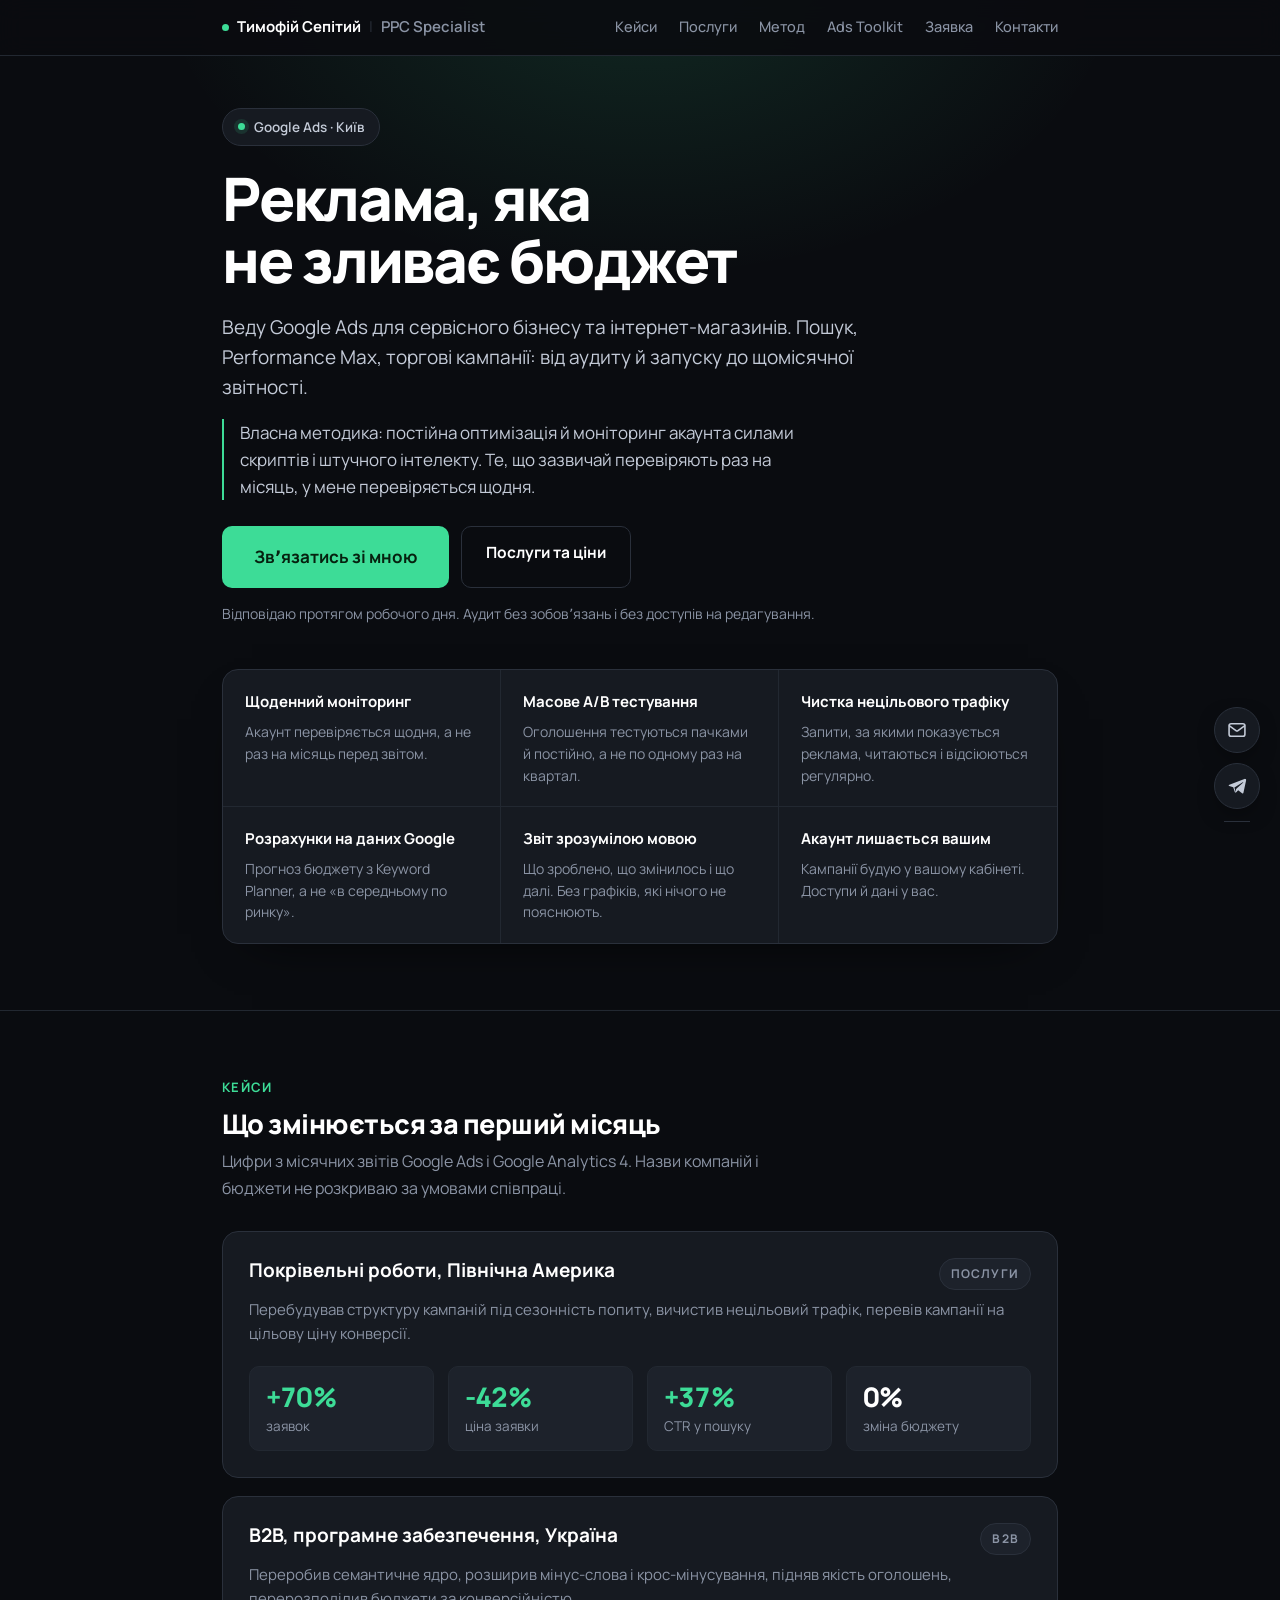
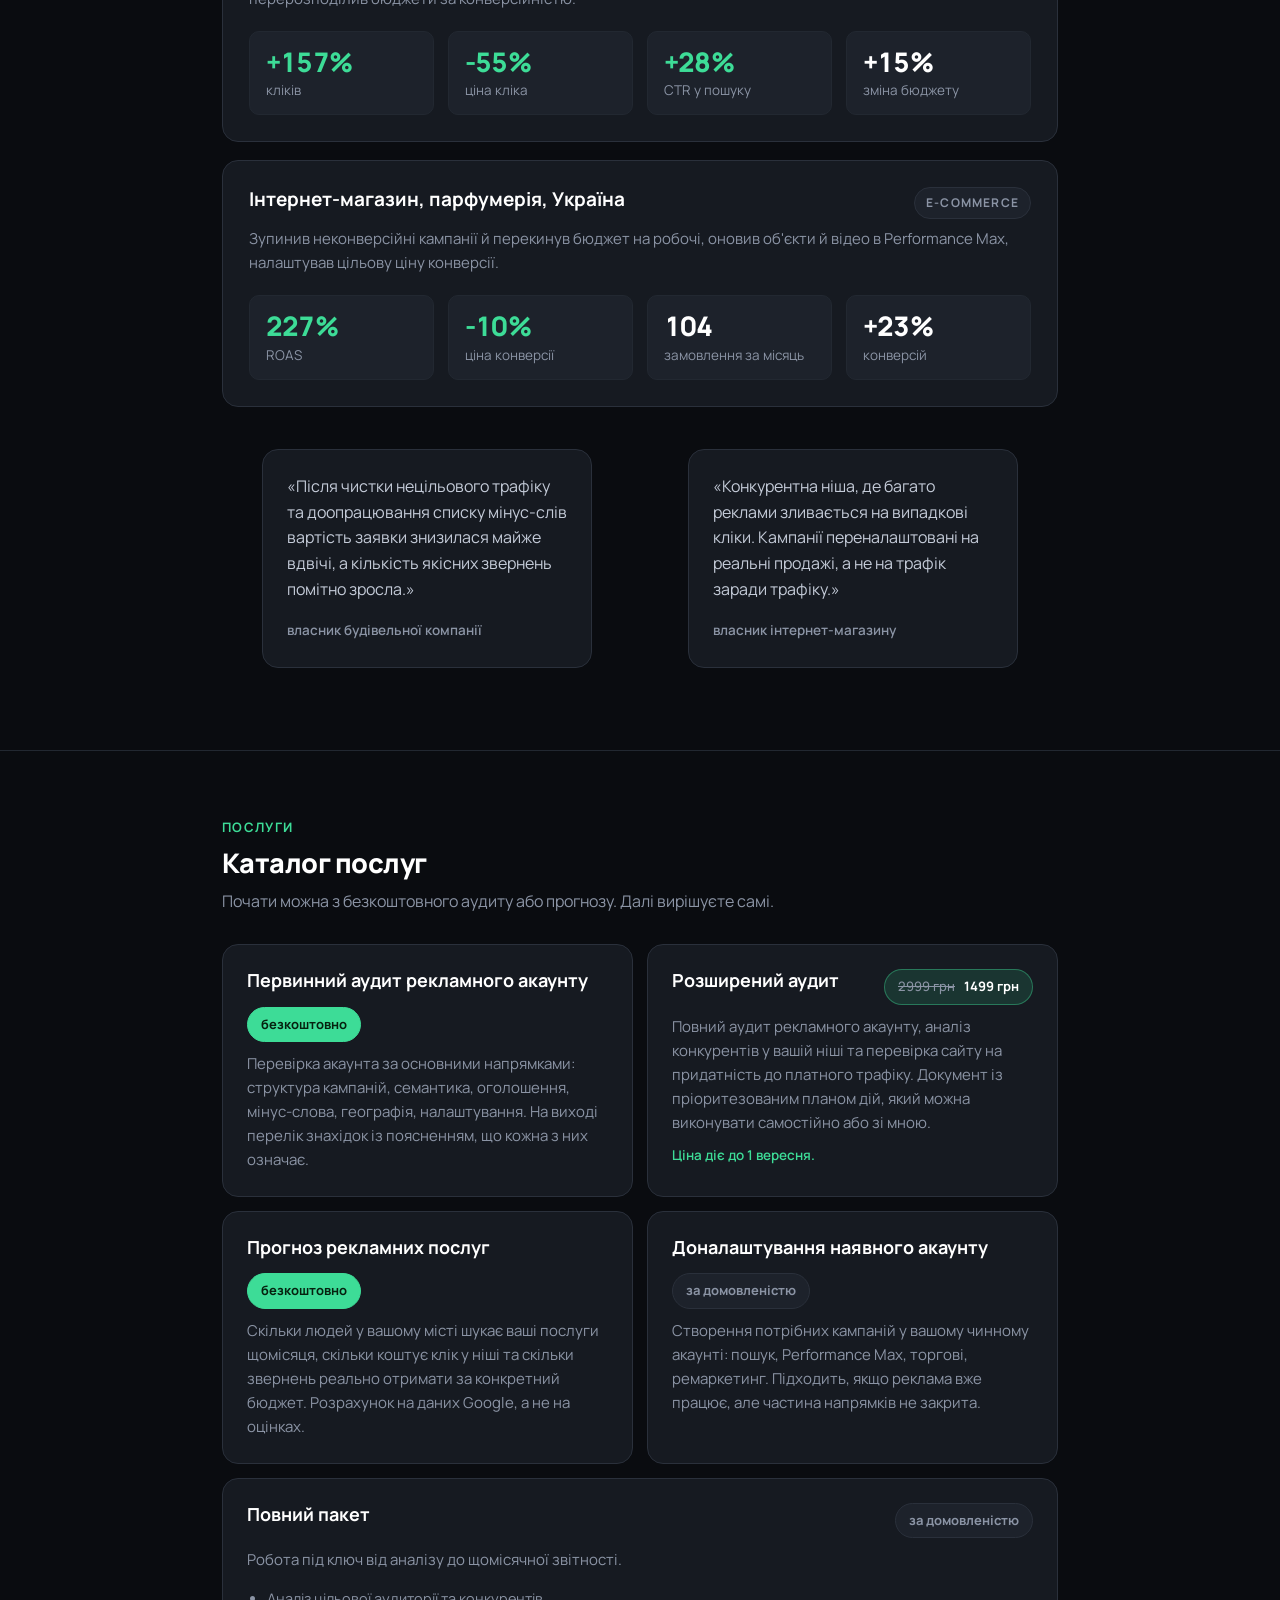
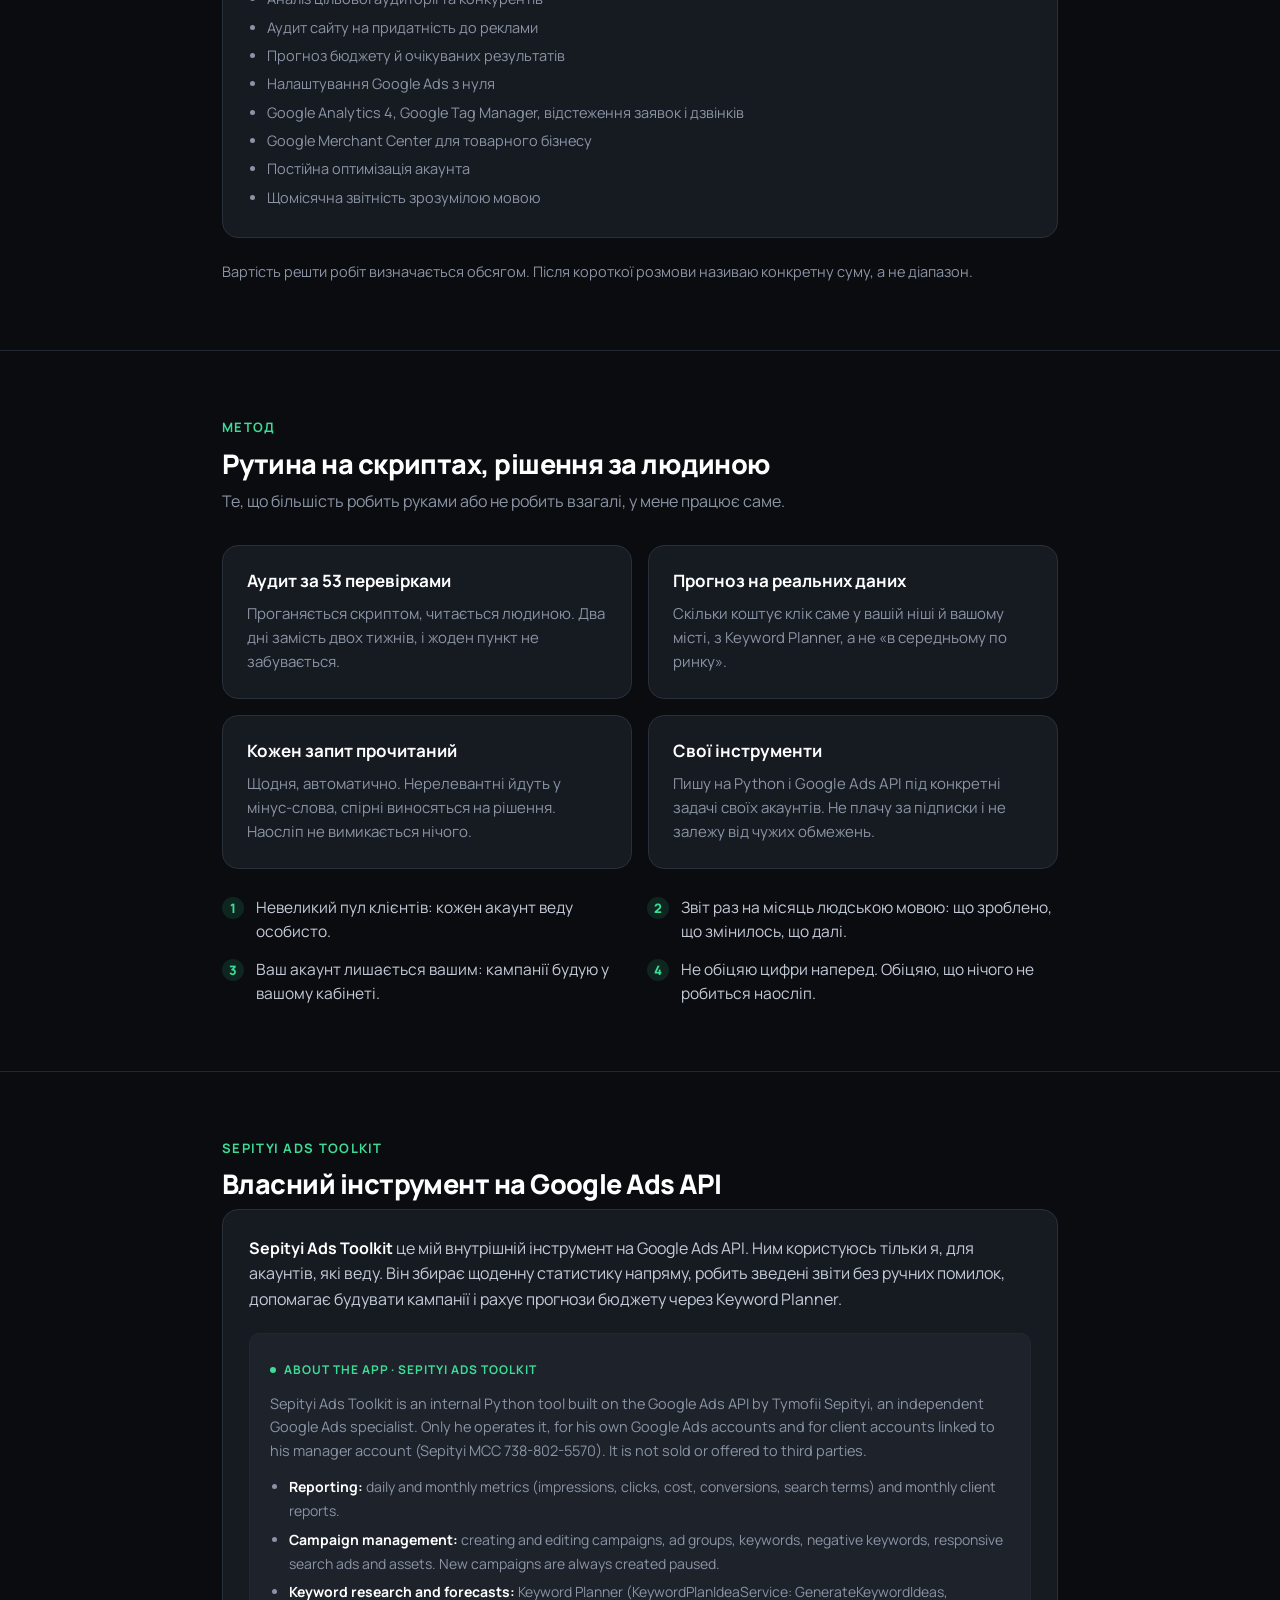
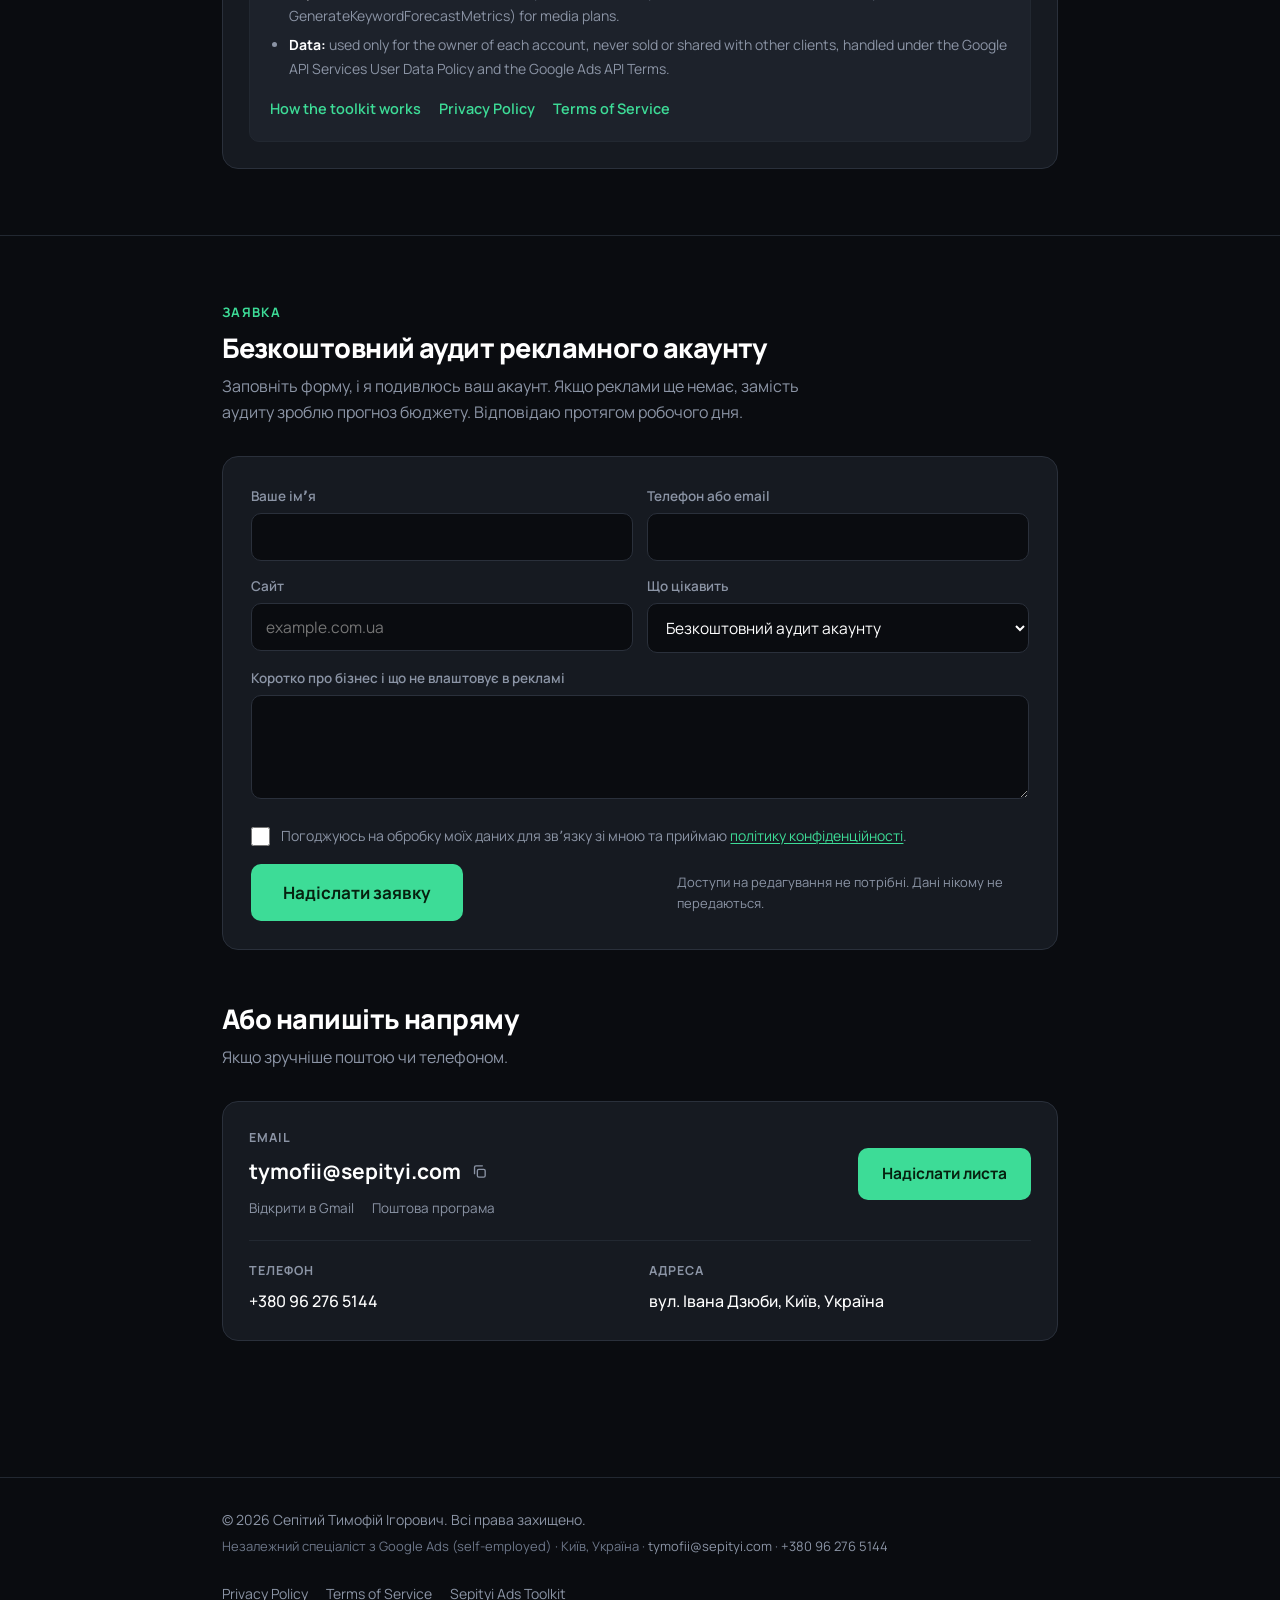
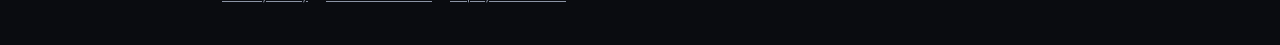
<file: index.html>
<!DOCTYPE html>
<html lang="uk">
<head>
<meta charset="UTF-8">
<meta name="viewport" content="width=device-width, initial-scale=1.0">
<title>Тимофій Сепітий — спеціаліст з Google Ads у Києві</title>
<meta name="description" content="Незалежний спеціаліст з Google Ads у Києві. Безкоштовний аудит рекламного акаунту і прогноз бюджету на реальних даних Google.">
<meta name="theme-color" content="#0A0C10">
<link rel="icon" href="data:image/svg+xml,%3Csvg xmlns='http://www.w3.org/2000/svg' viewBox='0 0 32 32'%3E%3Crect width='32' height='32' rx='8' fill='%230A0C10'/%3E%3Crect x='6' y='20' width='4' height='6' rx='2' fill='%23566173'/%3E%3Crect x='14' y='14' width='4' height='12' rx='2' fill='%23566173'/%3E%3Crect x='22' y='7' width='4' height='19' rx='2' fill='%233DDC97'/%3E%3C/svg%3E">
<!-- ═══ ВИМІРЮВАННЯ ═══════════════════════════════════════════
     Контейнер GTM-P9XDZ82P. GA4 (G-CTR8PZNGK4) підключений усередині GTM.
     GA4 налаштовується ВСЕРЕДИНІ GTM, у коді його немає навмисно:
     так теги міняються без правок сайту. Порядок дій — ВИМІРЮВАННЯ.md
═════════════════════════════════════════════════════════════ -->
<script>
window.dataLayer = window.dataLayer || [];
window.GTM_ID = 'GTM-P9XDZ82P';
(function(w,d,s,i){
  w[ 'dataLayer' ].push({'gtm.start': new Date().getTime(), event: 'gtm.js'});
  var f = d.getElementsByTagName(s)[0], j = d.createElement(s);
  j.async = true; j.src = 'https://www.googletagmanager.com/gtm.js?id=' + i;
  f.parentNode.insertBefore(j, f);
})(window, document, 'script', window.GTM_ID);
</script>

<link rel="canonical" href="https://sepityi.com/">
<meta name="author" content="Тимофій Сепітий">

<meta property="og:type" content="website">
<meta property="og:url" content="https://sepityi.com/">
<meta property="og:locale" content="uk_UA">
<meta property="og:site_name" content="Тимофій Сепітий">
<meta property="og:title" content="Тимофій Сепітий — спеціаліст з Google Ads у Києві">
<meta property="og:description" content="Безкоштовний аудит рекламного акаунту і прогноз бюджету на реальних даних Google. Запуск і ведення кампаній.">
<meta property="og:image" content="https://sepityi.com/og.jpg">
<meta property="og:image:width" content="1200">
<meta property="og:image:height" content="630">
<meta name="twitter:card" content="summary_large_image">
<meta name="twitter:title" content="Тимофій Сепітий — спеціаліст з Google Ads у Києві">
<meta name="twitter:description" content="Безкоштовний аудит рекламного акаунту і прогноз бюджету на реальних даних Google.">
<meta name="twitter:image" content="https://sepityi.com/og.jpg">

<script type="application/ld+json">
{
  "@context": "https://schema.org",
  "@graph": [
    {
      "@type": "Person",
      "@id": "https://sepityi.com/#person",
      "name": "Тимофій Сепітий",
      "alternateName": ["Sepityi", "Tymofii Sepityi", "Сепітий Тимофій"],
      "jobTitle": "Спеціаліст з Google Ads",
      "url": "https://sepityi.com/",
      "email": "tymofii@sepityi.com",
      "telephone": "+380962765144",
      "knowsAbout": ["Google Ads", "Performance Max", "Google Analytics 4",
                     "Google Tag Manager", "контекстна реклама", "PPC"],
      "address": {"@type": "PostalAddress", "addressLocality": "Київ", "addressCountry": "UA"}
    },
    {
      "@type": "ProfessionalService",
      "@id": "https://sepityi.com/#service",
      "name": "Тимофій Сепітий — послуги Google Ads",
      "url": "https://sepityi.com/",
      "image": "https://sepityi.com/og.jpg",
      "email": "tymofii@sepityi.com",
      "telephone": "+380962765144",
      "priceRange": "$$",
      "founder": {"@id": "https://sepityi.com/#person"},
      "areaServed": [{"@type": "Country", "name": "Україна"},
                     {"@type": "City", "name": "Київ"}],
      "address": {"@type": "PostalAddress", "addressLocality": "Київ", "addressCountry": "UA"},
      "hasOfferCatalog": {
        "@type": "OfferCatalog",
        "name": "Послуги контекстної реклами",
        "itemListElement": [
          {"@type": "Offer", "price": "0", "priceCurrency": "UAH",
           "itemOffered": {"@type": "Service", "name": "Первинний аудит рекламного акаунту Google Ads"}},
          {"@type": "Offer", "price": "1499", "priceCurrency": "UAH",
           "itemOffered": {"@type": "Service", "name": "Розширений аудит: акаунт, конкуренти, сайт"}},
          {"@type": "Offer", "price": "0", "priceCurrency": "UAH",
           "itemOffered": {"@type": "Service", "name": "Прогноз бюджету на рекламу"}},
          {"@type": "Offer",
           "itemOffered": {"@type": "Service", "name": "Налаштування кампаній у наявному акаунті"}},
          {"@type": "Offer",
           "itemOffered": {"@type": "Service", "name": "Повний пакет: запуск і ведення Google Ads"}}
        ]
      }
    },
    {
      "@type": "WebSite",
      "@id": "https://sepityi.com/#website",
      "url": "https://sepityi.com/",
      "name": "Тимофій Сепітий",
      "inLanguage": "uk-UA",
      "publisher": {"@id": "https://sepityi.com/#person"}
    }
  ]
}
</script>

<link rel="preconnect" href="https://fonts.googleapis.com">
<link rel="preconnect" href="https://fonts.gstatic.com" crossorigin>
<link href="https://fonts.googleapis.com/css2?family=Manrope:wght@400;500;600;700;800&display=swap" rel="stylesheet">
<style>
:root{
  --bg:#0A0C10;
  --card:#161A21;
  --card-2:#1D222B;
  --line:#2A303B;
  --line-2:#222831;
  --ink:#FFFFFF;
  --ink-2:#C4CBD8;
  --ink-3:#8B94A5;
  --mint:#3DDC97;
  --mint-dim:rgba(61,220,151,.12);
  --r:16px;
  --r-sm:10px;
  --maxw:880px;
}
*{box-sizing:border-box}
html{scroll-behavior:smooth;-webkit-text-size-adjust:100%}
body{
  margin:0;background:var(--bg);color:var(--ink-2);
  font-family:'Manrope',system-ui,-apple-system,'Segoe UI',sans-serif;
  font-size:16px;line-height:1.65;-webkit-font-smoothing:antialiased;
  /* position:relative обовʼязковий: інакше світіння зверху (body::before)
     не обрізається і сторінку можна змахнути вбік на телефоні */
  position:relative;overflow-x:hidden;
}
/* кольоровий момент: одна пляма світла зверху */
body::before{
  content:'';position:absolute;top:-380px;left:50%;transform:translateX(-50%);
  /* ширина не більша за екран: інакше пляма вилазить за край
     і сторінку можна змахнути вбік на телефоні */
  width:min(1100px,100vw);height:700px;pointer-events:none;z-index:0;
  background:radial-gradient(ellipse at center,rgba(61,220,151,.14),rgba(61,220,151,0) 62%);
}
.wrap{max-width:var(--maxw);margin:0 auto;padding:0 22px;position:relative;z-index:1}
a{color:var(--mint);text-decoration:none}
a:hover{text-decoration:underline}
:focus-visible{outline:2px solid var(--mint);outline-offset:3px;border-radius:4px}
strong{color:var(--ink);font-weight:700}

/* ── шапка ─────────────────────────────────── */
.head{position:sticky;top:0;z-index:50;background:rgba(10,12,16,.9);
  backdrop-filter:blur(12px);border-bottom:1px solid var(--line-2)}
.head .wrap{display:flex;align-items:center;justify-content:space-between;
  gap:16px;padding-top:15px;padding-bottom:15px}
.brand{display:inline-flex;align-items:center;font-size:15px;font-weight:700;
  color:var(--ink);white-space:nowrap;transition:opacity .18s ease}
.brand:hover{opacity:.75;text-decoration:none}
.brand span{margin:0 8px;color:var(--line);font-weight:400}
.brand b{font-weight:600;color:var(--ink-3)}
.brand i{display:inline-block;width:7px;height:7px;border-radius:50%;
  background:var(--mint);margin-right:8px;vertical-align:middle;font-style:normal}
.nav{display:flex;gap:22px;font-size:14.5px;font-weight:500;flex-wrap:wrap}
.nav a{color:var(--ink-3)}
.nav a:hover{color:var(--ink);text-decoration:none}

/* ── секції ────────────────────────────────── */
.sec{padding:66px 0;border-top:1px solid var(--line-2);scroll-margin-top:80px}
.sec.first{border-top:0;padding-top:52px}
.eyebrow{margin:0 0 8px;font-size:13px;font-weight:700;letter-spacing:.1em;
  text-transform:uppercase;color:var(--mint)}
h2{margin:0 0 8px;font-size:27px;font-weight:800;color:var(--ink);
  letter-spacing:-.02em;line-height:1.25}
.sub{margin:0 0 30px;font-size:16px;color:var(--ink-3);max-width:60ch}

/* ── герой ─────────────────────────────────── */
.badge{display:inline-flex;align-items:center;gap:9px;font-size:13.5px;font-weight:600;
  color:var(--ink-2);background:var(--card);border:1px solid var(--line);
  border-radius:999px;padding:7px 15px}
.badge i{width:7px;height:7px;border-radius:50%;background:var(--mint);
  box-shadow:0 0 0 4px var(--mint-dim);font-style:normal}
h1{font-size:clamp(38px,7.5vw,60px);font-weight:800;color:var(--ink);
  letter-spacing:-.035em;line-height:1.03;margin:22px 0 20px}
.lede{font-size:19px;line-height:1.6;color:var(--ink-2);max-width:56ch;margin:0 0 16px}
.lede-2{font-size:16px;color:var(--ink-3);max-width:60ch;margin:0 0 26px}
.hero-cta{display:flex;gap:12px;flex-wrap:wrap;margin-bottom:44px}

/* ── кнопки ────────────────────────────────── */
.btn{display:inline-block;background:var(--mint);color:#06210F;font-weight:700;
  font-size:15.5px;padding:13px 24px;border-radius:var(--r-sm);
  transition:transform .15s ease,filter .15s ease}
.btn:hover{filter:brightness(1.07);transform:translateY(-1px);text-decoration:none}
.btn-ghost{background:transparent;color:var(--ink);border:1px solid var(--line)}
.btn-ghost:hover{border-color:var(--ink-3);filter:none}
.btn-xl{font-size:17px;padding:17px 32px;box-shadow:0 0 0 0 rgba(61,220,151,.5);
  animation:pulse 2.6s ease-out infinite}
@keyframes pulse{
  0%{box-shadow:0 0 0 0 rgba(61,220,151,.45)}
  70%{box-shadow:0 0 0 14px rgba(61,220,151,0)}
  100%{box-shadow:0 0 0 0 rgba(61,220,151,0)}
}
.utp{font-size:17px;line-height:1.6;color:var(--ink-2);max-width:58ch;margin:0 0 26px;
  padding-left:16px;border-left:2px solid var(--mint)}
.hero-note{font-size:14px;color:var(--ink-3);margin:-30px 0 44px}

/* ── каталог послуг ────────────────────────── */
.cat{display:grid;gap:14px;grid-template-columns:repeat(2,1fr)}
.item{background:var(--card);border:1px solid var(--line);border-radius:var(--r);
  padding:24px;transition:border-color .2s ease,transform .2s ease}
.item:hover{border-color:#3B4351;transform:translateY(-2px)}
.item-wide{grid-column:1 / -1}
.item-h{display:flex;align-items:flex-start;justify-content:space-between;
  gap:14px;flex-wrap:wrap;margin-bottom:10px}
.item-h h3{margin:0;font-size:18px;font-weight:700;color:var(--ink);line-height:1.3}
.item p{margin:0;font-size:15px;color:var(--ink-3);line-height:1.6}
.item-note{margin-top:10px !important;font-size:13.5px !important;color:var(--mint) !important;
  font-weight:600}
.tag{flex:none;font-size:13px;font-weight:700;padding:6px 13px;border-radius:99px;
  white-space:nowrap;color:var(--ink-3);background:var(--card-2);border:1px solid var(--line)}
.tag-free{color:#06210F;background:var(--mint);border-color:var(--mint)}
.tag-sale{color:var(--ink);background:rgba(61,220,151,.14);border-color:rgba(61,220,151,.4)}
.tag-sale s{color:var(--ink-3);font-weight:500;margin-right:6px}
.item-list{margin:14px 0 0;padding-left:20px;font-size:14.5px;color:var(--ink-3);line-height:1.75}
.item-list li{margin-bottom:3px}
.cat-note{margin:22px 0 0;font-size:14.5px;color:var(--ink-3)}

/* ── форма ─────────────────────────────────── */
.form-wrap{background:var(--card);border:1px solid var(--line);border-radius:var(--r);
  padding:28px}
.form-row{display:grid;grid-template-columns:repeat(2,1fr);gap:14px;margin-bottom:14px}
.fld label{display:block;font-size:13.5px;font-weight:600;color:var(--ink-3);margin-bottom:6px}
.fld input,.fld textarea,.fld select{width:100%;background:var(--bg);color:var(--ink);
  border:1px solid var(--line);border-radius:var(--r-sm);padding:12px 14px;
  font-family:inherit;font-size:15.5px;transition:border-color .18s ease}
.fld input:focus,.fld textarea:focus,.fld select:focus{outline:none;border-color:var(--mint)}
.fld textarea{min-height:104px;resize:vertical}
.form-foot{display:flex;align-items:center;justify-content:space-between;gap:16px;
  flex-wrap:wrap;margin-top:18px}
.form-foot .fine{font-size:13px;color:var(--ink-3);max-width:44ch}
.form-msg{display:none;margin-top:16px;padding:14px 16px;border-radius:var(--r-sm);
  font-size:15px;font-weight:600}
.form-msg.ok{display:block;background:var(--mint-dim);color:var(--mint);
  border:1px solid rgba(61,220,151,.35)}
.form-msg.err{display:block;background:rgba(224,144,140,.1);color:#E0908C;
  border:1px solid rgba(224,144,140,.3)}
button.btn{border:0;cursor:pointer;font-family:inherit}
button.btn[disabled]{opacity:.6;cursor:default;animation:none}

/* ── поява при прокручуванні ───────────────── */
.reveal{opacity:0;transform:translateY(18px);
  transition:opacity .6s cubic-bezier(.2,.7,.3,1),transform .6s cubic-bezier(.2,.7,.3,1)}
.reveal.on{opacity:1;transform:none}

/* ── картки ────────────────────────────────── */
.grid{display:grid;gap:16px}
.g3{grid-template-columns:repeat(3,1fr)}
.g2{grid-template-columns:repeat(2,1fr)}
.card{background:var(--card);border:1px solid var(--line);border-radius:var(--r);
  padding:24px;transition:border-color .18s ease,transform .18s ease}
.card:hover{border-color:#39404E;transform:translateY(-2px)}
.card h3{margin:0 0 9px;font-size:17px;font-weight:700;color:var(--ink);line-height:1.35}
.card p{margin:0;font-size:15px;color:var(--ink-3);line-height:1.6}
.num{display:block;font-size:13px;font-weight:700;color:var(--mint);margin-bottom:12px}

/* ── панель пошукових запитів ──────────────── */
.panel{background:var(--card);border:1px solid var(--line);border-radius:var(--r);
  overflow:hidden;box-shadow:0 20px 50px -25px rgba(0,0,0,.9)}
.panel-top{display:flex;align-items:center;justify-content:space-between;gap:12px;
  padding:15px 22px;border-bottom:1px solid var(--line);background:var(--card-2);
  font-size:14px;font-weight:600;color:var(--ink)}
.panel-top span:last-child{font-size:12px;font-weight:600;letter-spacing:.1em;
  text-transform:uppercase;color:var(--ink-3)}
.q{display:flex;align-items:center;justify-content:space-between;gap:18px;
  padding:14px 22px;border-top:1px solid var(--line-2);font-size:15.5px;color:var(--ink-2)}
.q:first-of-type{border-top:0}
.chip{font-size:12.5px;font-weight:700;padding:5px 12px;border-radius:99px;white-space:nowrap}
.keep{color:#0A2A1C;background:var(--mint)}
.cut{color:var(--ink-3);background:#232833;border:1px solid var(--line)}
.panel-foot{padding:16px 22px;border-top:1px solid var(--line);background:var(--card-2);
  font-size:14.5px;color:var(--ink-3);line-height:1.6}

/* ── кейси ─────────────────────────────────── */
.case{background:var(--card);border:1px solid var(--line);border-radius:var(--r);
  padding:26px;margin-bottom:18px}
.case-head{display:flex;align-items:flex-start;justify-content:space-between;
  gap:14px;flex-wrap:wrap;margin-bottom:8px}
.case-head h3{margin:0;font-size:19px;font-weight:700;color:var(--ink);line-height:1.3}
.case-tag{font-size:12px;font-weight:700;letter-spacing:.1em;text-transform:uppercase;
  color:var(--ink-3);background:var(--card-2);border:1px solid var(--line);
  padding:5px 11px;border-radius:99px;white-space:nowrap}
.case-what{margin:0 0 20px;font-size:15px;color:var(--ink-3);line-height:1.6}
.stats{display:grid;grid-template-columns:repeat(4,1fr);gap:14px}
.stat{background:var(--card-2);border:1px solid var(--line-2);border-radius:var(--r-sm);
  padding:15px 16px}
.stat b{display:block;font-size:27px;font-weight:800;color:var(--mint);
  letter-spacing:-.03em;line-height:1.1;font-variant-numeric:tabular-nums}
.stat b.flat{color:var(--ink)}
.stat span{display:block;font-size:13.5px;color:var(--ink-3);margin-top:5px;line-height:1.35}

/* ── цитати ────────────────────────────────── */
.quote{background:var(--card);border:1px solid var(--line);border-radius:var(--r);
  padding:24px}
.quote p{margin:0 0 14px;font-size:16px;color:var(--ink-2);line-height:1.6}
.quote cite{font-size:13.5px;font-style:normal;color:var(--ink-3);font-weight:600}

/* ── принципи ──────────────────────────────── */
.pr{list-style:none;margin:26px 0 0;padding:0;display:grid;gap:14px;
  grid-template-columns:repeat(2,1fr)}
.pr li{display:flex;gap:12px;font-size:15.5px;color:var(--ink-2);line-height:1.55}
.pr i{flex:none;width:22px;height:22px;border-radius:50%;background:var(--mint-dim);
  color:var(--mint);font-style:normal;font-size:13px;font-weight:800;
  display:grid;place-items:center;margin-top:2px}

/* ── блок для рев'ю Google ─────────────────── */
.api{background:var(--card);border:1px solid var(--line);border-radius:var(--r);padding:26px}
.api > p{margin:0 0 20px;font-size:16px;color:var(--ink-2);line-height:1.6}
.api-note{background:var(--card-2);border:1px solid var(--line-2);border-radius:var(--r-sm);
  padding:20px}
.api-note .lab{display:inline-flex;align-items:center;gap:8px;font-size:12px;font-weight:700;
  letter-spacing:.08em;text-transform:uppercase;color:var(--mint);margin-bottom:12px}
.api-note .lab i{width:6px;height:6px;border-radius:50%;background:var(--mint);font-style:normal}
.api-note p{margin:0 0 12px;font-size:14.5px;color:var(--ink-3);line-height:1.65}
.api-note ul{margin:0;padding-left:19px;font-size:14px;color:var(--ink-3);line-height:1.7}
.api-note li{margin-bottom:5px}
.api-links{display:flex;gap:18px;flex-wrap:wrap;margin-top:16px;font-size:14.5px;font-weight:600}

/* ── контакти ──────────────────────────────── */
.contact{background:var(--card);border:1px solid var(--line);border-radius:var(--r);padding:26px}
.contact-top{display:flex;align-items:center;justify-content:space-between;gap:18px;
  flex-wrap:wrap;padding-bottom:20px;border-bottom:1px solid var(--line-2)}
.lab-s{display:block;font-size:12.5px;font-weight:700;letter-spacing:.08em;
  text-transform:uppercase;color:var(--ink-3);margin-bottom:6px}
.mail{display:inline-block;font-size:21px;font-weight:700;color:var(--ink);word-break:break-all;border-bottom:1px solid transparent;transition:border-color .18s}
.mail:hover{color:var(--mint);border-bottom-color:var(--mint);text-decoration:none}
.cgrid a{color:var(--ink)}
.cgrid a:hover{color:var(--mint);text-decoration:none}
footer a{color:var(--ink-3)}
footer a:hover{color:var(--mint)}
.cgrid{display:grid;grid-template-columns:repeat(2,1fr);gap:18px;padding-top:20px}
.cgrid p{margin:0;font-size:16px;color:var(--ink);font-weight:500}

/* ── підвал ────────────────────────────────── */
footer{border-top:1px solid var(--line-2);margin-top:70px;padding:30px 0 40px}
footer .wrap{display:flex;justify-content:space-between;gap:20px;flex-wrap:wrap}
footer p{margin:0 0 5px;font-size:14px;color:var(--ink-3)}
footer .fine{font-size:13px;color:#6C7688;line-height:1.6}
/* Privacy і Terms — справжні сторінки, не модалки:
   Google brand verification шукає на головній робоче посилання на політику */
.legal{display:flex;gap:18px;font-size:14px;flex-wrap:wrap}
.legal a{color:var(--ink-3);text-decoration:underline;text-underline-offset:2px}
.legal a:hover{color:var(--ink)}

/* ── поява ─────────────────────────────────── */
.rise{opacity:0;transform:translateY(10px);animation:rise .55s cubic-bezier(.2,.7,.3,1) forwards}
@keyframes rise{to{opacity:1;transform:none}}
@media (prefers-reduced-motion:reduce){
  .rise{animation:none;opacity:1;transform:none}
  .reveal{opacity:1;transform:none;transition:none}
  .btn-xl{animation:none}
  html{scroll-behavior:auto}
  .card:hover,.btn:hover,.item:hover{transform:none}
}

/* ── адаптив ───────────────────────────────── */
@media (max-width:820px){
  .stats{grid-template-columns:repeat(2,1fr)}
}
@media (max-width:700px){
  body{font-size:15.5px}
  .g3,.g2,.pr,.cgrid,.cat,.form-row{grid-template-columns:1fr}
  .head .wrap{flex-direction:column;align-items:flex-start;gap:11px}
  .nav{gap:16px;font-size:14px}
  .brand span,.brand b{display:none}
  .sec{padding:50px 0}
  .q{flex-direction:column;align-items:flex-start;gap:9px}
  .case,.card,.api,.contact,.quote{padding:20px}
  h2{font-size:24px}
}

/* ── док: соцмережі + нагору ────────────────── */
.dock{position:fixed;right:20px;bottom:20px;z-index:60;
  display:flex;flex-direction:column;gap:10px;align-items:center}
.dock-btn{width:46px;height:46px;border-radius:50%;display:grid;place-items:center;
  background:var(--card);border:1px solid var(--line);color:var(--ink-2);
  cursor:pointer;padding:0;
  box-shadow:0 8px 24px -10px rgba(0,0,0,.8);
  transition:color .18s ease,border-color .18s ease,transform .18s ease,background .18s ease}
.dock-btn:hover{color:#06210F;background:var(--mint);border-color:var(--mint);
  transform:translateY(-2px);text-decoration:none}
.dock-btn svg{width:20px;height:20px;display:block}
.dock-sep{width:26px;height:1px;background:var(--line);margin:2px 0}
.dock-top{opacity:0;visibility:hidden;transform:translateY(8px);
  transition:opacity .25s ease,visibility .25s ease,transform .25s ease,
             color .18s ease,border-color .18s ease,background .18s ease}
.dock-top.on{opacity:1;visibility:visible;transform:none}
@media (max-width:620px){
  .dock{right:14px;bottom:14px;gap:8px}
  .dock-btn{width:42px;height:42px}
  .dock-btn svg{width:18px;height:18px}
}
@media (prefers-reduced-motion:reduce){
  .dock-btn:hover{transform:none}
  .dock-top{transition:opacity .01s}
}

/* ── копіювання пошти ──────────────────────── */
.mail-btn{display:inline-flex;align-items:center;gap:10px;background:none;border:0;
  padding:0;font:inherit;cursor:pointer;color:var(--ink);font-size:21px;font-weight:700;
  word-break:break-all;text-align:left;transition:color .18s ease}
.mail-btn:hover{color:var(--mint)}
.mail-btn svg{width:17px;height:17px;flex:none;color:var(--ink-3);transition:color .18s ease}
.mail-btn:hover svg{color:var(--mint)}
.mail-alt{display:flex;gap:18px;flex-wrap:wrap;margin-top:8px;font-size:13.5px}
.mail-alt a{color:var(--ink-3);border-bottom:1px solid transparent}
.mail-alt a:hover{color:var(--mint);border-bottom-color:var(--mint);text-decoration:none}
.toast{position:fixed;left:50%;bottom:28px;transform:translate(-50%,14px);z-index:90;
  background:var(--mint);color:#06210F;font-weight:700;font-size:15px;
  padding:12px 22px;border-radius:99px;box-shadow:0 12px 30px -12px rgba(0,0,0,.9);
  opacity:0;visibility:hidden;transition:opacity .22s ease,transform .22s ease,visibility .22s}
.toast.on{opacity:1;visibility:visible;transform:translate(-50%,0)}
@media (prefers-reduced-motion:reduce){.toast{transition:opacity .01s}}

/* ── перелік переваг у героєві ─────────────── */
.perks{display:grid;grid-template-columns:repeat(3,1fr);
  background:var(--card);border:1px solid var(--line);border-radius:var(--r);
  overflow:hidden;box-shadow:0 20px 50px -30px rgba(0,0,0,.9)}
.perk{padding:20px 22px;border-right:1px solid var(--line-2);border-bottom:1px solid var(--line-2)}
.perk:nth-child(3n){border-right:0}
.perk:nth-child(n+4){border-bottom:0}
.perk b{display:block;font-size:15px;font-weight:700;color:var(--ink);margin-bottom:6px}
.perk span{display:block;font-size:14px;color:var(--ink-3);line-height:1.55}
@media (max-width:760px){
  .perks{grid-template-columns:repeat(2,1fr)}
  .perk:nth-child(3n){border-right:1px solid var(--line-2)}
  .perk:nth-child(2n){border-right:0}
  .perk:nth-child(n+4){border-bottom:1px solid var(--line-2)}
  .perk:nth-child(n+5){border-bottom:0}
}
@media (max-width:520px){
  .perks{grid-template-columns:1fr}
  .perk{border-right:0 !important;border-bottom:1px solid var(--line-2) !important}
  .perk:last-child{border-bottom:0 !important}
}

/* ── згода на обробку даних ────────────────── */
.consent{display:flex;align-items:flex-start;gap:11px;margin-top:18px;
  font-size:14px;color:var(--ink-3);line-height:1.55;cursor:pointer}
.consent input{flex:none;width:19px;height:19px;margin:2px 0 0;cursor:pointer;
  accent-color:var(--mint)}
.consent-link{background:none;border:0;padding:0;font:inherit;color:var(--mint);
  cursor:pointer;text-decoration:underline;text-underline-offset:2px}
.consent-link:hover{color:var(--ink)}
</style>
</head>
<body>
<noscript><iframe src="https://www.googletagmanager.com/ns.html?id=GTM-P9XDZ82P"
height="0" width="0" style="display:none;visibility:hidden"></iframe></noscript>


<header class="head">
  <div class="wrap">
    <a class="brand" href="/" aria-label="На головну сторінку"><i></i>Тимофій Сепітий<span>|</span><b>PPC Specialist</b></a>
    <nav class="nav">
      <a href="#cases">Кейси</a>
      <a href="#services">Послуги</a>
      <a href="#method">Метод</a>
      <a href="#api">Ads Toolkit</a>
      <a href="#form">Заявка</a>
      <a href="#contacts">Контакти</a>
    </nav>
  </div>
</header>

<main>

  <!-- ГЕРОЙ -->
  <section class="sec first" id="about">
    <div class="wrap">
      <div class="badge rise"><i></i>Google Ads · Київ</div>
      <h1 class="rise" style="animation-delay:.05s">Реклама, яка<br>не зливає бюджет</h1>
      <p class="lede rise" style="animation-delay:.1s">
        Веду Google Ads для сервісного бізнесу та інтернет-магазинів. Пошук, Performance Max,
        торгові кампанії: від аудиту й запуску до щомісячної звітності.
      </p>
      <p class="utp rise" style="animation-delay:.14s">
        Власна методика: постійна оптимізація й моніторинг акаунта силами скриптів
        і штучного інтелекту. Те, що зазвичай перевіряють раз на місяць, у мене
        перевіряється щодня.
      </p>
      <div class="hero-cta rise" style="animation-delay:.18s">
        <a class="btn btn-xl" href="#form">Звʼязатись зі мною</a>
        <a class="btn btn-ghost" href="#services">Послуги та ціни</a>
      </div>
      <p class="hero-note rise" style="animation-delay:.22s">
        Відповідаю протягом робочого дня. Аудит без зобовʼязань і без доступів на редагування.
      </p>

      <div class="perks rise" style="animation-delay:.24s">
        <div class="perk"><b>Щоденний моніторинг</b><span>Акаунт перевіряється щодня, а не раз на місяць перед звітом.</span></div>
        <div class="perk"><b>Масове A/B тестування</b><span>Оголошення тестуються пачками й постійно, а не по одному раз на квартал.</span></div>
        <div class="perk"><b>Чистка нецільового трафіку</b><span>Запити, за якими показується реклама, читаються і відсіюються регулярно.</span></div>
        <div class="perk"><b>Розрахунки на даних Google</b><span>Прогноз бюджету з Keyword Planner, а не «в середньому по ринку».</span></div>
        <div class="perk"><b>Звіт зрозумілою мовою</b><span>Що зроблено, що змінилось і що далі. Без графіків, які нічого не пояснюють.</span></div>
        <div class="perk"><b>Акаунт лишається вашим</b><span>Кампанії будую у вашому кабінеті. Доступи й дані у вас.</span></div>
      </div>
    </div>
  </section>

  <!-- КЕЙСИ -->
  <section class="sec" id="cases">
    <div class="wrap">
      <p class="eyebrow">Кейси</p>
      <h2>Що змінюється за перший місяць</h2>
      <p class="sub">Цифри з місячних звітів Google Ads і Google Analytics 4. Назви компаній
        і бюджети не розкриваю за умовами співпраці.</p>

      <article class="reveal case">
        <div class="case-head">
          <h3>Покрівельні роботи, Північна Америка</h3>
          <span class="case-tag">послуги</span>
        </div>
        <p class="case-what">Перебудував структуру кампаній під сезонність попиту, вичистив
          нецільовий трафік, перевів кампанії на цільову ціну конверсії.</p>
        <div class="stats">
          <div class="stat"><b>+70%</b><span>заявок</span></div>
          <div class="stat"><b>-42%</b><span>ціна заявки</span></div>
          <div class="stat"><b>+37%</b><span>CTR у пошуку</span></div>
          <div class="stat"><b class="flat">0%</b><span>зміна бюджету</span></div>
        </div>
      </article>

      <article class="reveal case">
        <div class="case-head">
          <h3>B2B, програмне забезпечення, Україна</h3>
          <span class="case-tag">b2b</span>
        </div>
        <p class="case-what">Переробив семантичне ядро, розширив мінус-слова і крос-мінусування,
          підняв якість оголошень, перерозподілив бюджети за конверсійністю.</p>
        <div class="stats">
          <div class="stat"><b>+157%</b><span>кліків</span></div>
          <div class="stat"><b>-55%</b><span>ціна кліка</span></div>
          <div class="stat"><b>+28%</b><span>CTR у пошуку</span></div>
          <div class="stat"><b class="flat">+15%</b><span>зміна бюджету</span></div>
        </div>
      </article>

      <article class="reveal case">
        <div class="case-head">
          <h3>Інтернет-магазин, парфумерія, Україна</h3>
          <span class="case-tag">e-commerce</span>
        </div>
        <p class="case-what">Зупинив неконверсійні кампанії й перекинув бюджет на робочі, оновив
          об'єкти й відео в Performance Max, налаштував цільову ціну конверсії.</p>
        <div class="stats">
          <div class="stat"><b>227%</b><span>ROAS</span></div>
          <div class="stat"><b>-10%</b><span>ціна конверсії</span></div>
          <div class="stat"><b class="flat">104</b><span>замовлення за місяць</span></div>
          <div class="stat"><b class="flat">+23%</b><span>конверсій</span></div>
        </div>
      </article>

      <div class="grid g2" style="margin-top:26px">
        <blockquote class="reveal quote">
          <p>«Після чистки нецільового трафіку та доопрацювання списку мінус-слів вартість заявки
             знизилася майже вдвічі, а кількість якісних звернень помітно зросла.»</p>
          <cite>власник будівельної компанії</cite>
        </blockquote>
        <blockquote class="reveal quote">
          <p>«Конкурентна ніша, де багато реклами зливається на випадкові кліки. Кампанії
             переналаштовані на реальні продажі, а не на трафік заради трафіку.»</p>
          <cite>власник інтернет-магазину</cite>
        </blockquote>
      </div>
    </div>
  </section>

  <!-- ПОСЛУГИ -->
  <section class="sec" id="services">
    <div class="wrap">
      <p class="eyebrow">Послуги</p>
      <h2>Каталог послуг</h2>
      <p class="sub">Почати можна з безкоштовного аудиту або прогнозу. Далі вирішуєте самі.</p>

      <div class="cat">
        <article class="item reveal">
          <div class="item-h">
            <h3>Первинний аудит рекламного акаунту</h3>
            <span class="tag tag-free">безкоштовно</span>
          </div>
          <p>Перевірка акаунта за основними напрямками: структура кампаній, семантика,
             оголошення, мінус-слова, географія, налаштування. На виході перелік знахідок
             із поясненням, що кожна з них означає.</p>
        </article>

        <article class="item reveal">
          <div class="item-h">
            <h3>Розширений аудит</h3>
            <span class="tag tag-sale"><s>2999 грн</s> 1499 грн</span>
          </div>
          <p>Повний аудит рекламного акаунту, аналіз конкурентів у вашій ніші та перевірка
             сайту на придатність до платного трафіку. Документ із пріоритезованим планом
             дій, який можна виконувати самостійно або зі мною.</p>
          <p class="item-note">Ціна діє до 1 вересня.</p>
        </article>

        <article class="item reveal">
          <div class="item-h">
            <h3>Прогноз рекламних послуг</h3>
            <span class="tag tag-free">безкоштовно</span>
          </div>
          <p>Скільки людей у вашому місті шукає ваші послуги щомісяця, скільки коштує клік
             у ніші та скільки звернень реально отримати за конкретний бюджет. Розрахунок
             на даних Google, а не на оцінках.</p>
        </article>

        <article class="item reveal">
          <div class="item-h">
            <h3>Доналаштування наявного акаунту</h3>
            <span class="tag">за домовленістю</span>
          </div>
          <p>Створення потрібних кампаній у вашому чинному акаунті: пошук, Performance Max,
             торгові, ремаркетинг. Підходить, якщо реклама вже працює, але частина напрямків
             не закрита.</p>
        </article>

        <article class="item item-wide reveal">
          <div class="item-h">
            <h3>Повний пакет</h3>
            <span class="tag">за домовленістю</span>
          </div>
          <p>Робота під ключ від аналізу до щомісячної звітності.</p>
          <ul class="item-list">
            <li>Аналіз цільової аудиторії та конкурентів</li>
            <li>Аудит сайту на придатність до реклами</li>
            <li>Прогноз бюджету й очікуваних результатів</li>
            <li>Налаштування Google Ads з нуля</li>
            <li>Google Analytics 4, Google Tag Manager, відстеження заявок і дзвінків</li>
            <li>Google Merchant Center для товарного бізнесу</li>
            <li>Постійна оптимізація акаунта</li>
            <li>Щомісячна звітність зрозумілою мовою</li>
          </ul>
        </article>
      </div>

      <p class="cat-note">Вартість решти робіт визначається обсягом. Після короткої розмови
        називаю конкретну суму, а не діапазон.</p>
    </div>
  </section>

  <!-- МЕТОД -->
  <section class="sec" id="method">
    <div class="wrap">
      <p class="eyebrow">Метод</p>
      <h2>Рутина на скриптах, рішення за людиною</h2>
      <p class="sub">Те, що більшість робить руками або не робить взагалі, у мене працює саме.</p>
      <div class="grid g2">
        <div class="reveal card">
          <h3>Аудит за 53 перевірками</h3>
          <p>Проганяється скриптом, читається людиною. Два дні замість двох тижнів,
             і жоден пункт не забувається.</p>
        </div>
        <div class="reveal card">
          <h3>Прогноз на реальних даних</h3>
          <p>Скільки коштує клік саме у вашій ніші й вашому місті, з Keyword Planner,
             а не «в середньому по ринку».</p>
        </div>
        <div class="reveal card">
          <h3>Кожен запит прочитаний</h3>
          <p>Щодня, автоматично. Нерелевантні йдуть у мінус-слова, спірні виносяться
             на рішення. Наосліп не вимикається нічого.</p>
        </div>
        <div class="reveal card">
          <h3>Свої інструменти</h3>
          <p>Пишу на Python і Google Ads API під конкретні задачі своїх акаунтів.
             Не плачу за підписки і не залежу від чужих обмежень.</p>
        </div>
      </div>

      <ul class="pr">
        <li><i>1</i><span>Невеликий пул клієнтів: кожен акаунт веду особисто.</span></li>
        <li><i>2</i><span>Звіт раз на місяць людською мовою: що зроблено, що змінилось, що далі.</span></li>
        <li><i>3</i><span>Ваш акаунт лишається вашим: кампанії будую у вашому кабінеті.</span></li>
        <li><i>4</i><span>Не обіцяю цифри наперед. Обіцяю, що нічого не робиться наосліп.</span></li>
      </ul>
    </div>
  </section>

  <!-- API -->
  <section class="sec" id="api">
    <div class="wrap">
      <p class="eyebrow">Sepityi Ads Toolkit</p>
      <h2>Власний інструмент на Google Ads API</h2>
      <div class="api">
        <p><strong>Sepityi Ads Toolkit</strong> це мій внутрішній інструмент на Google Ads API.
          Ним користуюсь тільки я, для акаунтів, які веду. Він збирає щоденну статистику напряму,
          робить зведені звіти без ручних помилок, допомагає будувати кампанії і рахує прогнози
          бюджету через Keyword Planner.</p>

        <div class="api-note" lang="en">
          <p class="lab"><i></i>About the app · Sepityi Ads Toolkit</p>
          <p>Sepityi Ads Toolkit is an internal Python tool built on the Google Ads API by Tymofii Sepityi,
            an independent Google Ads specialist. Only he operates it, for his own Google Ads accounts and for
            client accounts linked to his manager account (Sepityi MCC 738-802-5570). It is not sold or offered to third parties.</p>
          <ul>
            <li><strong>Reporting:</strong> daily and monthly metrics (impressions, clicks, cost, conversions, search terms) and monthly client reports.</li>
            <li><strong>Campaign management:</strong> creating and editing campaigns, ad groups, keywords, negative keywords, responsive search ads and assets. New campaigns are always created paused.</li>
            <li><strong>Keyword research and forecasts:</strong> Keyword Planner (KeywordPlanIdeaService: GenerateKeywordIdeas, GenerateKeywordForecastMetrics) for media plans.</li>
            <li><strong>Data:</strong> used only for the owner of each account, never sold or shared with other clients, handled under the Google API Services User Data Policy and the Google Ads API Terms.</li>
          </ul>
          <div class="api-links">
            <a href="/ads-toolkit.html">How the toolkit works</a>
            <a href="/privacy.html">Privacy Policy</a>
            <a href="/terms.html">Terms of Service</a>
          </div>
        </div>
      </div>
    </div>
  </section>

  <!-- КОНТАКТИ -->
  <section class="sec" id="contacts">
    <div class="wrap">
      <p class="eyebrow">Заявка</p>
      <h2 id="form">Безкоштовний аудит рекламного акаунту</h2>
      <p class="sub">Заповніть форму, і я подивлюсь ваш акаунт. Якщо реклами ще немає,
        замість аудиту зроблю прогноз бюджету. Відповідаю протягом робочого дня.</p>

      <div class="form-wrap reveal">
        <form id="lead-form" action="https://formspree.io/f/xkodkdpb" method="POST">
          <input type="hidden" name="_next" value="https://sepityi.com/thank-you.html">
          <input type="hidden" name="_subject" value="Заявка з sepityi.com">
          <div class="form-row">
            <div class="fld">
              <label for="f-name">Ваше імʼя</label>
              <input id="f-name" name="Імʼя" type="text" required autocomplete="name">
            </div>
            <div class="fld">
              <label for="f-contact">Телефон або email</label>
              <input id="f-contact" name="Контакт" type="text" required>
            </div>
          </div>
          <div class="form-row">
            <div class="fld">
              <label for="f-site">Сайт</label>
              <input id="f-site" name="Сайт" type="text" placeholder="example.com.ua">
            </div>
            <div class="fld">
              <label for="f-service">Що цікавить</label>
              <select id="f-service" name="Послуга">
                <option>Безкоштовний аудит акаунту</option>
                <option>Розширений аудит</option>
                <option>Безкоштовний прогноз бюджету</option>
                <option>Доналаштування наявного акаунту</option>
                <option>Повний пакет</option>
                <option>Ще не визначився</option>
              </select>
            </div>
          </div>
          <div class="fld">
            <label for="f-msg">Коротко про бізнес і що не влаштовує в рекламі</label>
            <textarea id="f-msg" name="Повідомлення"></textarea>
          </div>
          <label class="consent">
            <input type="checkbox" name="Згода" value="так" required>
            <span>Погоджуюсь на обробку моїх даних для звʼязку зі мною та приймаю
              <a class="consent-link" href="/privacy.html" target="_blank" rel="noopener">політику конфіденційності</a>.</span>
          </label>
          <div class="form-foot">
            <button class="btn btn-xl" type="submit">Надіслати заявку</button>
            <span class="fine">Доступи на редагування не потрібні. Дані нікому не передаються.</span>
          </div>
          <div class="form-msg" id="form-msg"></div>
        </form>
      </div>

      <h2 style="margin-top:52px">Або напишіть напряму</h2>
      <p class="sub">Якщо зручніше поштою чи телефоном.</p>
      <div class="contact">
        <div class="contact-top">
          <div>
            <span class="lab-s">Email</span>
            <button class="mail-btn" type="button" data-copy="tymofii@sepityi.com" aria-label="Скопіювати адресу пошти" title="Натисніть, щоб скопіювати">tymofii@sepityi.com<svg viewBox="0 0 24 24" fill="none" stroke="currentColor" stroke-width="1.9" stroke-linecap="round" stroke-linejoin="round" aria-hidden="true"><rect x="9" y="9" width="11" height="11" rx="2"/><path d="M5 15V6a2 2 0 0 1 2-2h9"/></svg></button>
            <div class="mail-alt">
              <a href="https://mail.google.com/mail/?view=cm&fs=1&to=tymofii@sepityi.com&su=%D0%97%D0%B0%D0%BF%D0%B8%D1%82%20%D0%BF%D1%80%D0%BE%20Google%20Ads" target="_blank" rel="noopener">Відкрити в Gmail</a>
              <a href="mailto:tymofii@sepityi.com">Поштова програма</a>
            </div>
          </div>
          <a class="btn" href="mailto:tymofii@sepityi.com">Надіслати листа</a>
        </div>
        <div class="cgrid">
          <div>
            <span class="lab-s">Телефон</span>
            <p><a href="tel:+380962765144">+380 96 276 5144</a></p>
          </div>
          <div>
            <span class="lab-s">Адреса</span>
            <p>вул. Івана Дзюби, Київ, Україна</p>
          </div>
        </div>
      </div>
    </div>
  </section>

</main>

<footer>
  <div class="wrap">
    <div>
      <p>© 2026 Сепітий Тимофій Ігорович. Всі права захищено.</p>
      <p class="fine">Незалежний спеціаліст з Google Ads (self-employed) · Київ, Україна ·
         <a href="mailto:tymofii@sepityi.com">tymofii@sepityi.com</a> · <a href="tel:+380962765144">+380 96 276 5144</a></p>
    </div>
    <div class="legal">
      <a href="/privacy.html">Privacy Policy</a>
      <a href="/terms.html">Terms of Service</a>
      <a href="/ads-toolkit.html">Sepityi Ads Toolkit</a>
    </div>
  </div>
</footer>

<script>
// поява блоків при прокручуванні
(function(){
  var els = document.querySelectorAll('.reveal');
  if (!('IntersectionObserver' in window)) {
    els.forEach(function(e){ e.classList.add('on'); });
    return;
  }
  var io = new IntersectionObserver(function(entries){
    entries.forEach(function(en){
      if (en.isIntersecting) { en.target.classList.add('on'); io.unobserve(en.target); }
    });
  }, {threshold: 0.12, rootMargin: '0px 0px -40px 0px'});
  els.forEach(function(e){ io.observe(e); });
})();

// відправка заявки без перезавантаження сторінки
(function(){
  var form = document.getElementById('lead-form');
  if (!form) return;
  form.addEventListener('submit', function(e){
    e.preventDefault();
    var btn = form.querySelector('button[type=submit]');
    var msg = document.getElementById('form-msg');
    btn.disabled = true;
    var starText = btn.textContent;
    btn.textContent = 'Надсилаю...';
    fetch(form.action, {
      method: 'POST',
      body: new FormData(form),
      headers: {'Accept': 'application/json'}
    }).then(function(r){
      if (r.ok) {
        // Подія для GTM. Надійніша за адресу сторінки: спрацьовує саме
        // на факт відправки, а не на те, що людина кудись перейшла.
        window.dataLayer = window.dataLayer || [];
        window.dataLayer.push({
          event: 'lead_submit',
          form_name: 'audit_request',
          service: (form.querySelector('[name="Послуга"]') || {}).value || ''
        });
        form.reset();
        window.location.href = '/thank-you.html';
      } else {
        throw new Error('bad response');
      }
    }).catch(function(){
      msg.className = 'form-msg err';
      msg.innerHTML = 'Не вдалось надіслати. Напишіть, будь ласка, на ' +
        '<a href="mailto:tymofii@sepityi.com">tymofii@sepityi.com</a>';
    }).finally(function(){
      btn.disabled = false;
      btn.textContent = starText;
    });
  });
})();

</script>


<!-- док: звʼязок і повернення нагору -->
<div class="dock" role="complementary" aria-label="Швидкий звʼязок">
  <button class="dock-btn" type="button" data-copy="tymofii@sepityi.com" aria-label="Скопіювати пошту" title="tymofii@sepityi.com — натисніть, щоб скопіювати">
    <svg viewBox="0 0 24 24" fill="none" stroke="currentColor" stroke-width="1.9"
         stroke-linecap="round" stroke-linejoin="round" aria-hidden="true">
      <rect x="2.5" y="4.5" width="19" height="15" rx="2.5"/>
      <path d="M3 7l8.2 6a1.4 1.4 0 0 0 1.6 0L21 7"/>
    </svg>
  </button>
  <a class="dock-btn" href="https://t.me/t1seP" target="_blank" rel="noopener"
     aria-label="Написати в Telegram" title="Telegram @t1seP">
    <svg viewBox="0 0 24 24" fill="currentColor" aria-hidden="true">
      <path d="M21.7 3.4 2.9 10.6c-1.1.4-1.1 1.1-.2 1.4l4.8 1.5 1.8 5.6c.2.6.4.8.9.8.4 0 .6-.2.9-.5l2.3-2.2 4.7 3.5c.9.5 1.5.2 1.7-.8l3.1-14.6c.3-1.2-.5-1.8-1.2-1.5zM8.9 13.9l10-6.3c.5-.3.9-.1.6.2l-8.6 7.8-.3 3.6-1.7-5.3z"/>
    </svg>
  </a>
  <span class="dock-sep" aria-hidden="true"></span>
  <button class="dock-btn dock-top" id="to-top" type="button" aria-label="Нагору" title="Нагору">
    <svg viewBox="0 0 24 24" fill="none" stroke="currentColor" stroke-width="2.2"
         stroke-linecap="round" stroke-linejoin="round" aria-hidden="true">
      <path d="M12 19V5M5.5 11.5 12 5l6.5 6.5"/>
    </svg>
  </button>
</div>

<script>
// кнопка «нагору»: зʼявляється після першого екрана
(function(){
  var btn = document.getElementById('to-top');
  if (!btn) return;
  function check(){
    if (window.scrollY > 420) btn.classList.add('on');
    else btn.classList.remove('on');
  }
  window.addEventListener('scroll', check, {passive: true});
  check();
  btn.addEventListener('click', function(){
    var m = window.matchMedia('(prefers-reduced-motion: reduce)').matches;
    window.scrollTo({top: 0, behavior: m ? 'auto' : 'smooth'});
  });
})();
</script>
<div class="toast" id="toast" role="status" aria-live="polite"></div>
<script>
// пошта: клік копіює адресу. mailto працює не в усіх,
// бо вимагає призначеної поштової програми в системі.
(function(){
  var toast = document.getElementById('toast');
  function show(text){
    if (!toast) return;
    toast.textContent = text;
    toast.classList.add('on');
    clearTimeout(toast._t);
    toast._t = setTimeout(function(){ toast.classList.remove('on'); }, 2200);
  }
  document.querySelectorAll('[data-copy]').forEach(function(el){
    el.addEventListener('click', function(){
      var val = el.getAttribute('data-copy');
      function fallback(){
        var i = document.createElement('input');
        i.value = val; document.body.appendChild(i);
        i.select(); try { document.execCommand('copy'); } catch(e){}
        document.body.removeChild(i);
      }
      // Підтвердження показуємо одразу, не чекаючи на буфер обміну:
      // navigator.clipboard може зависнути без відповіді, якщо доступ
      // до буфера не дозволений, і тоді людина не бачить жодної реакції.
      show('Скопійовано: ' + val);
      try {
        if (navigator.clipboard && window.isSecureContext) {
          navigator.clipboard.writeText(val).catch(fallback);
        } else {
          fallback();
        }
      } catch (e) { fallback(); }
    });
  });
})();
</script>
</body>
</html>
</file>
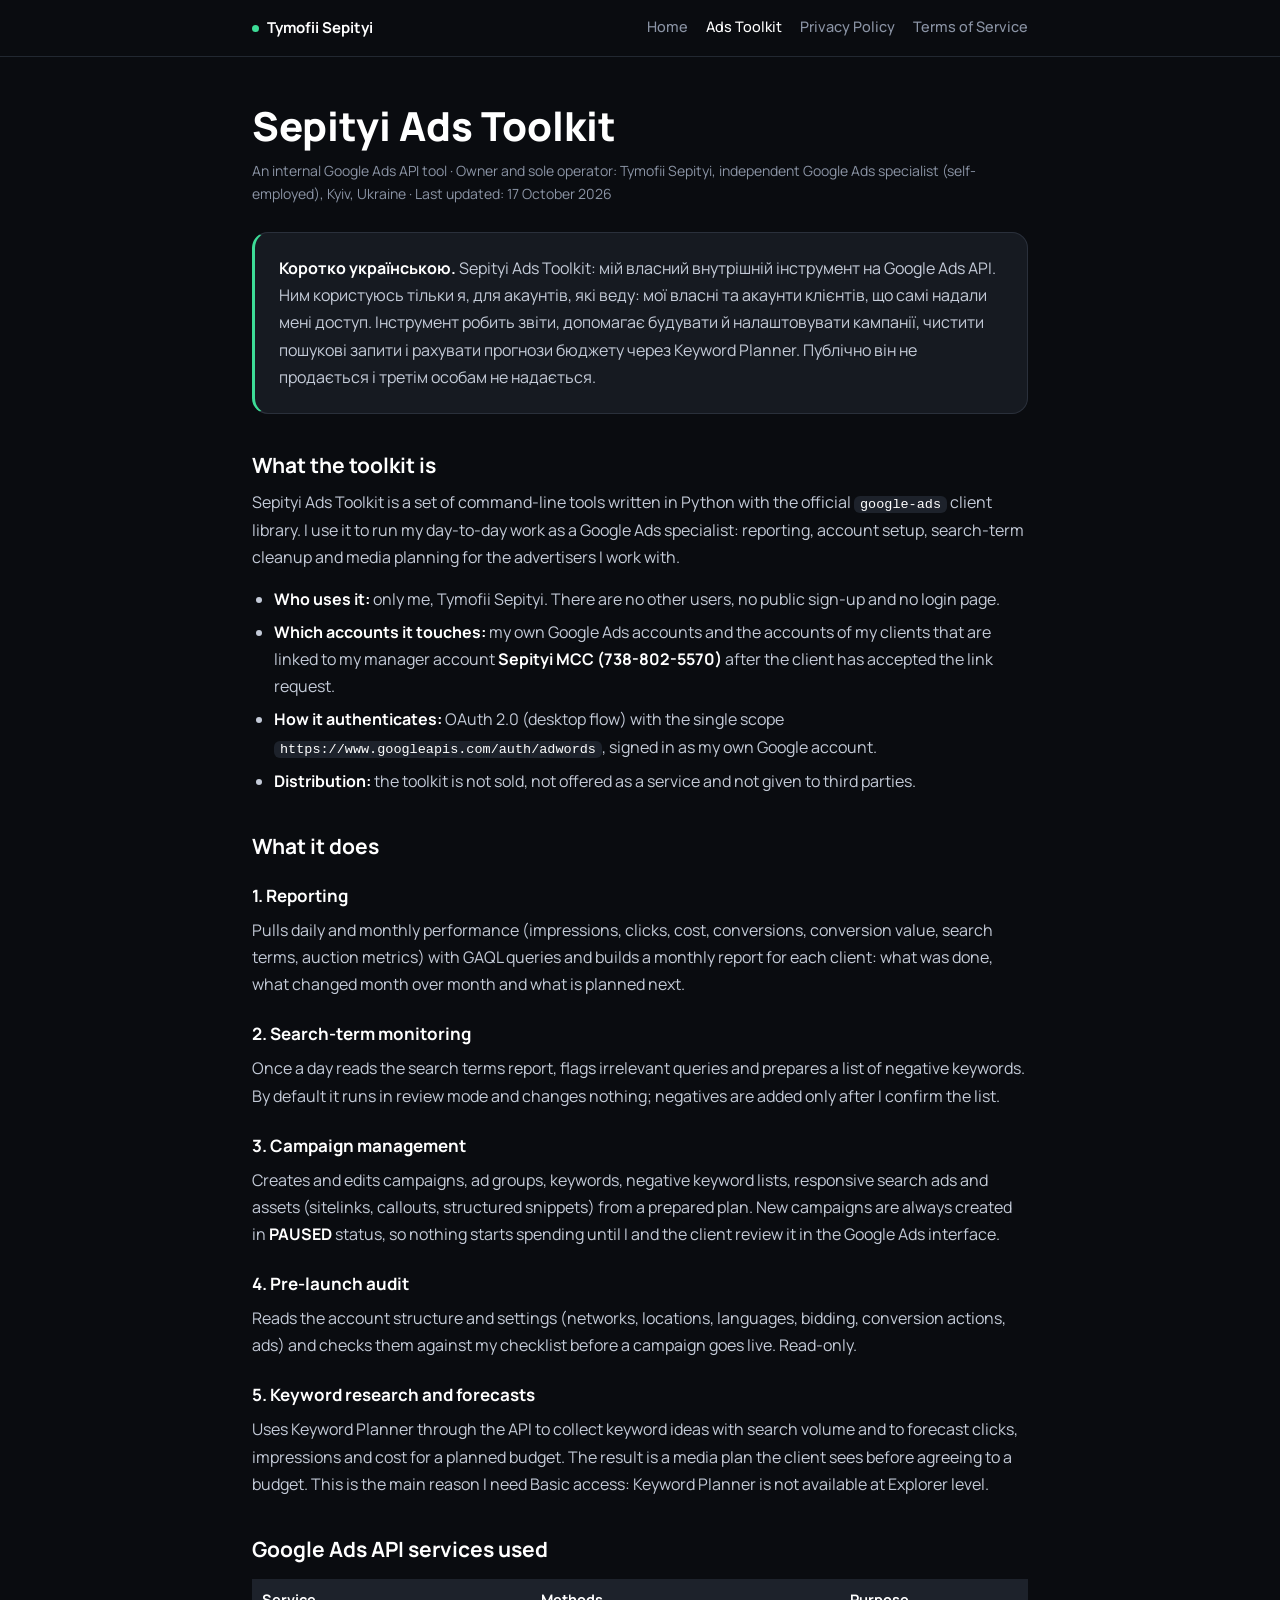
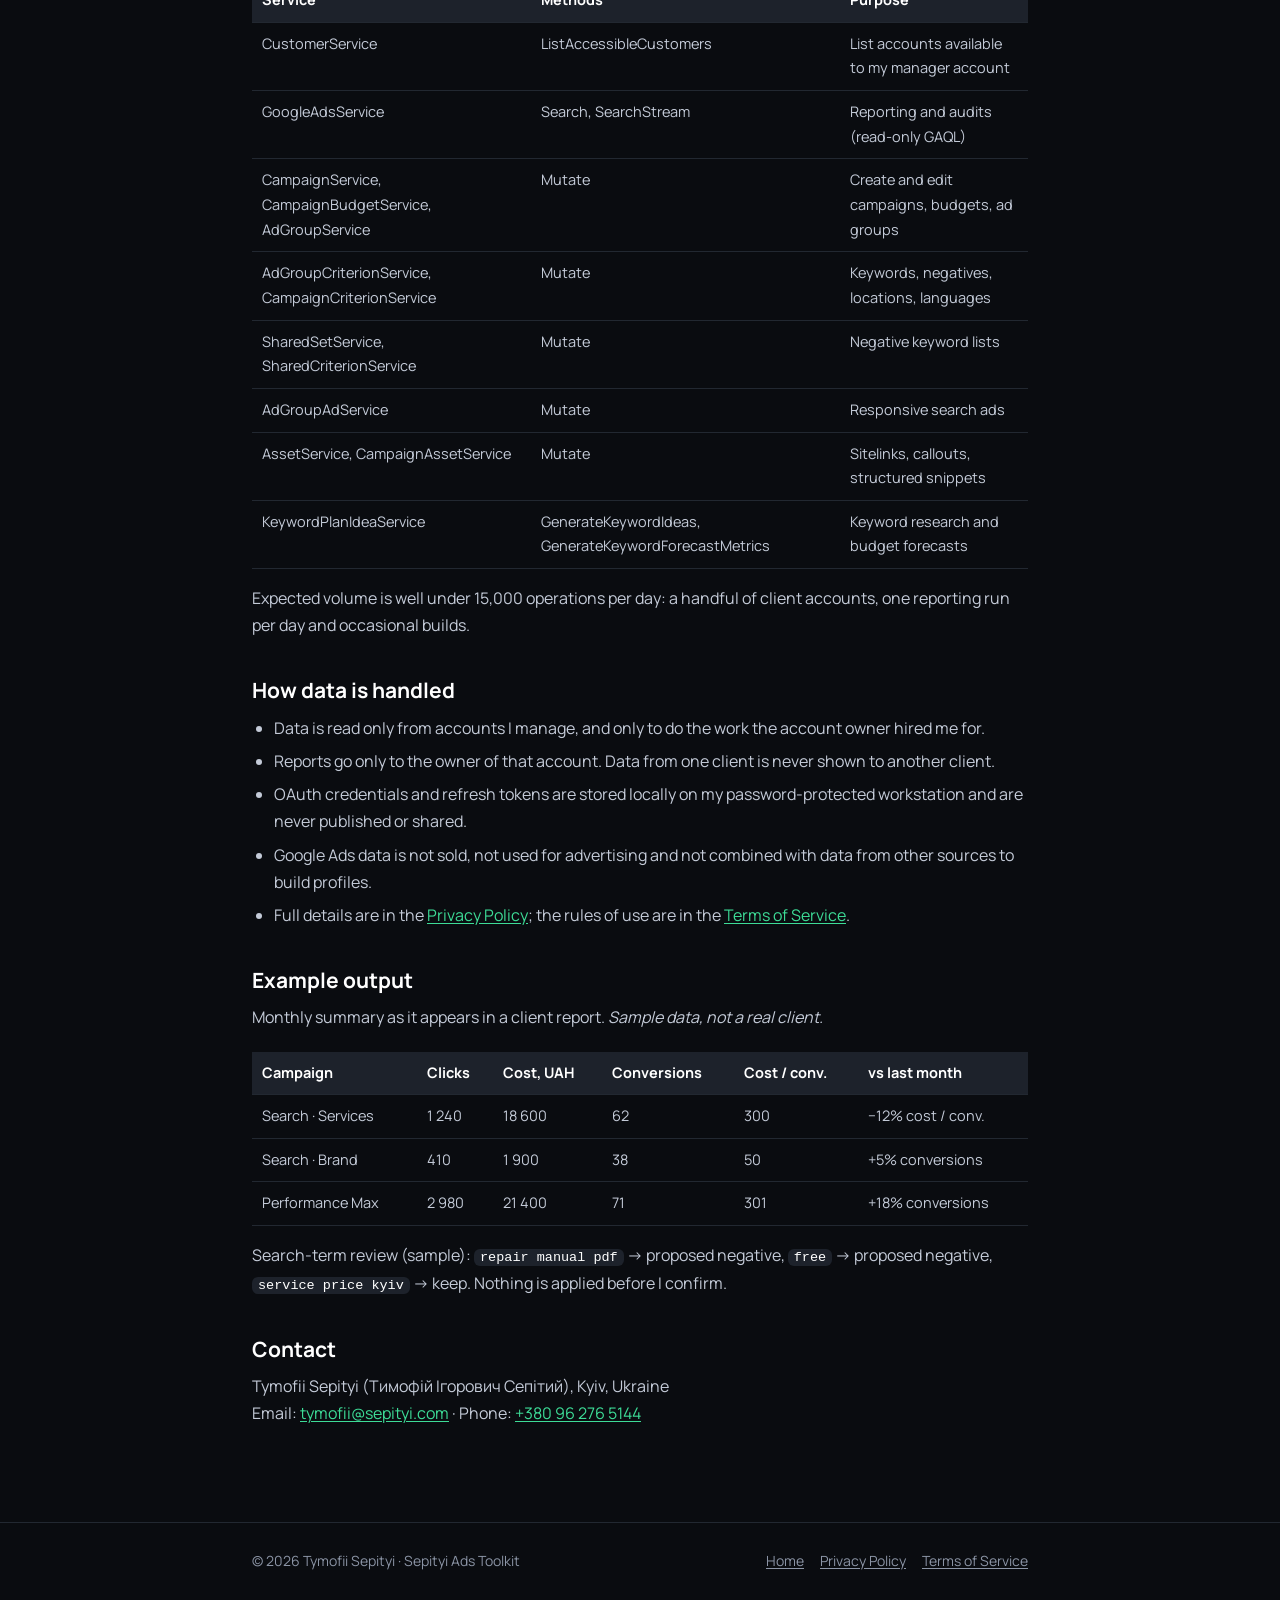
<file: ads-toolkit.html>
<!DOCTYPE html>
<html lang="en">
<head>
<meta charset="UTF-8">
<meta name="viewport" content="width=device-width, initial-scale=1.0">
<title>Sepityi Ads Toolkit · internal Google Ads API tool</title>
<meta name="description" content="Sepityi Ads Toolkit is an internal tool built by Tymofii Sepityi on the Google Ads API for reporting, campaign management and keyword research in the Google Ads accounts he manages.">
<meta name="theme-color" content="#0A0C10">
<link rel="canonical" href="https://sepityi.com/ads-toolkit.html">
<link rel="icon" href="data:image/svg+xml,%3Csvg xmlns='http://www.w3.org/2000/svg' viewBox='0 0 32 32'%3E%3Crect width='32' height='32' rx='8' fill='%230A0C10'/%3E%3Crect x='6' y='20' width='4' height='6' rx='2' fill='%23566173'/%3E%3Crect x='14' y='14' width='4' height='12' rx='2' fill='%23566173'/%3E%3Crect x='22' y='7' width='4' height='19' rx='2' fill='%233DDC97'/%3E%3C/svg%3E">
<link rel="preconnect" href="https://fonts.googleapis.com">
<link rel="preconnect" href="https://fonts.gstatic.com" crossorigin>
<link href="https://fonts.googleapis.com/css2?family=Manrope:wght@400;500;600;700;800&display=swap" rel="stylesheet">
<link rel="stylesheet" href="/doc.css">
</head>
<body>

<header class="head">
  <div class="wrap">
    <a class="brand" href="/"><i></i>Tymofii Sepityi</a>
    <nav class="nav">
      <a href="/">Home</a>
      <a href="/ads-toolkit.html" aria-current="page">Ads Toolkit</a>
      <a href="/privacy.html">Privacy Policy</a>
      <a href="/terms.html">Terms of Service</a>
    </nav>
  </div>
</header>

<main>
<div class="wrap">

  <h1>Sepityi Ads Toolkit</h1>
  <p class="meta">An internal Google Ads API tool · Owner and sole operator: Tymofii Sepityi, independent Google Ads specialist (self-employed), Kyiv, Ukraine · Last updated: 17 October 2026</p>

  <div class="box ua" lang="uk">
    <p><strong>Коротко українською.</strong> Sepityi Ads Toolkit: мій власний внутрішній інструмент на Google Ads API.
      Ним користуюсь тільки я, для акаунтів, які веду: мої власні та акаунти клієнтів, що самі надали
      мені доступ. Інструмент робить звіти, допомагає будувати й налаштовувати кампанії, чистити
      пошукові запити і рахувати прогнози бюджету через Keyword Planner. Публічно він не продається і
      третім особам не надається.</p>
  </div>

  <h2>What the toolkit is</h2>
  <p>Sepityi Ads Toolkit is a set of command-line tools written in Python with the official
    <code>google-ads</code> client library. I use it to run my day-to-day work as a Google Ads specialist:
    reporting, account setup, search-term cleanup and media planning for the advertisers I work with.</p>
  <ul>
    <li><strong>Who uses it:</strong> only me, Tymofii Sepityi. There are no other users, no public sign-up and no login page.</li>
    <li><strong>Which accounts it touches:</strong> my own Google Ads accounts and the accounts of my clients
      that are linked to my manager account <strong>Sepityi MCC (738-802-5570)</strong> after the client has accepted the link request.</li>
    <li><strong>How it authenticates:</strong> OAuth 2.0 (desktop flow) with the single scope
      <code>https://www.googleapis.com/auth/adwords</code>, signed in as my own Google account.</li>
    <li><strong>Distribution:</strong> the toolkit is not sold, not offered as a service and not given to third parties.</li>
  </ul>

  <h2>What it does</h2>

  <h3>1. Reporting</h3>
  <p>Pulls daily and monthly performance (impressions, clicks, cost, conversions, conversion value,
    search terms, auction metrics) with GAQL queries and builds a monthly report for each client:
    what was done, what changed month over month and what is planned next.</p>

  <h3>2. Search-term monitoring</h3>
  <p>Once a day reads the search terms report, flags irrelevant queries and prepares a list of negative
    keywords. By default it runs in review mode and changes nothing; negatives are added only after I confirm the list.</p>

  <h3>3. Campaign management</h3>
  <p>Creates and edits campaigns, ad groups, keywords, negative keyword lists, responsive search ads
    and assets (sitelinks, callouts, structured snippets) from a prepared plan. New campaigns are always
    created in <strong>PAUSED</strong> status, so nothing starts spending until I and the client review it in the Google Ads interface.</p>

  <h3>4. Pre-launch audit</h3>
  <p>Reads the account structure and settings (networks, locations, languages, bidding, conversion
    actions, ads) and checks them against my checklist before a campaign goes live. Read-only.</p>

  <h3>5. Keyword research and forecasts</h3>
  <p>Uses Keyword Planner through the API to collect keyword ideas with search volume and to forecast
    clicks, impressions and cost for a planned budget. The result is a media plan the client sees
    before agreeing to a budget. This is the main reason I need Basic access: Keyword Planner is not available at Explorer level.</p>

  <h2>Google Ads API services used</h2>
  <div class="tbl">
  <table>
    <thead><tr><th>Service</th><th>Methods</th><th>Purpose</th></tr></thead>
    <tbody>
      <tr><td>CustomerService</td><td>ListAccessibleCustomers</td><td>List accounts available to my manager account</td></tr>
      <tr><td>GoogleAdsService</td><td>Search, SearchStream</td><td>Reporting and audits (read-only GAQL)</td></tr>
      <tr><td>CampaignService, CampaignBudgetService, AdGroupService</td><td>Mutate</td><td>Create and edit campaigns, budgets, ad groups</td></tr>
      <tr><td>AdGroupCriterionService, CampaignCriterionService</td><td>Mutate</td><td>Keywords, negatives, locations, languages</td></tr>
      <tr><td>SharedSetService, SharedCriterionService</td><td>Mutate</td><td>Negative keyword lists</td></tr>
      <tr><td>AdGroupAdService</td><td>Mutate</td><td>Responsive search ads</td></tr>
      <tr><td>AssetService, CampaignAssetService</td><td>Mutate</td><td>Sitelinks, callouts, structured snippets</td></tr>
      <tr><td>KeywordPlanIdeaService</td><td>GenerateKeywordIdeas, GenerateKeywordForecastMetrics</td><td>Keyword research and budget forecasts</td></tr>
    </tbody>
  </table>
  </div>
  <p>Expected volume is well under 15,000 operations per day: a handful of client accounts, one reporting run per day and occasional builds.</p>

  <h2>How data is handled</h2>
  <ul>
    <li>Data is read only from accounts I manage, and only to do the work the account owner hired me for.</li>
    <li>Reports go only to the owner of that account. Data from one client is never shown to another client.</li>
    <li>OAuth credentials and refresh tokens are stored locally on my password-protected workstation and are never published or shared.</li>
    <li>Google Ads data is not sold, not used for advertising and not combined with data from other sources to build profiles.</li>
    <li>Full details are in the <a href="/privacy.html">Privacy Policy</a>; the rules of use are in the <a href="/terms.html">Terms of Service</a>.</li>
  </ul>

  <h2>Example output</h2>
  <p>Monthly summary as it appears in a client report. <em>Sample data, not a real client.</em></p>
  <div class="tbl">
  <table>
    <thead><tr><th>Campaign</th><th>Clicks</th><th>Cost, UAH</th><th>Conversions</th><th>Cost / conv.</th><th>vs last month</th></tr></thead>
    <tbody>
      <tr><td>Search · Services</td><td>1 240</td><td>18 600</td><td>62</td><td>300</td><td>−12% cost / conv.</td></tr>
      <tr><td>Search · Brand</td><td>410</td><td>1 900</td><td>38</td><td>50</td><td>+5% conversions</td></tr>
      <tr><td>Performance Max</td><td>2 980</td><td>21 400</td><td>71</td><td>301</td><td>+18% conversions</td></tr>
    </tbody>
  </table>
  </div>
  <p>Search-term review (sample): <code>repair manual pdf</code> → proposed negative, <code>free</code> → proposed negative,
    <code>service price kyiv</code> → keep. Nothing is applied before I confirm.</p>

  <h2>Contact</h2>
  <p>Tymofii Sepityi (Тимофій Ігорович Сепітий), Kyiv, Ukraine<br>
    Email: <a href="mailto:tymofii@sepityi.com">tymofii@sepityi.com</a> · Phone: <a href="tel:+380962765144">+380 96 276 5144</a></p>

</div>
</main>

<footer>
  <div class="wrap">
    <span>© 2026 Tymofii Sepityi · Sepityi Ads Toolkit</span>
    <nav>
      <a href="/">Home</a>
      <a href="/privacy.html">Privacy Policy</a>
      <a href="/terms.html">Terms of Service</a>
    </nav>
  </div>
</footer>

</body>
</html>
</file>
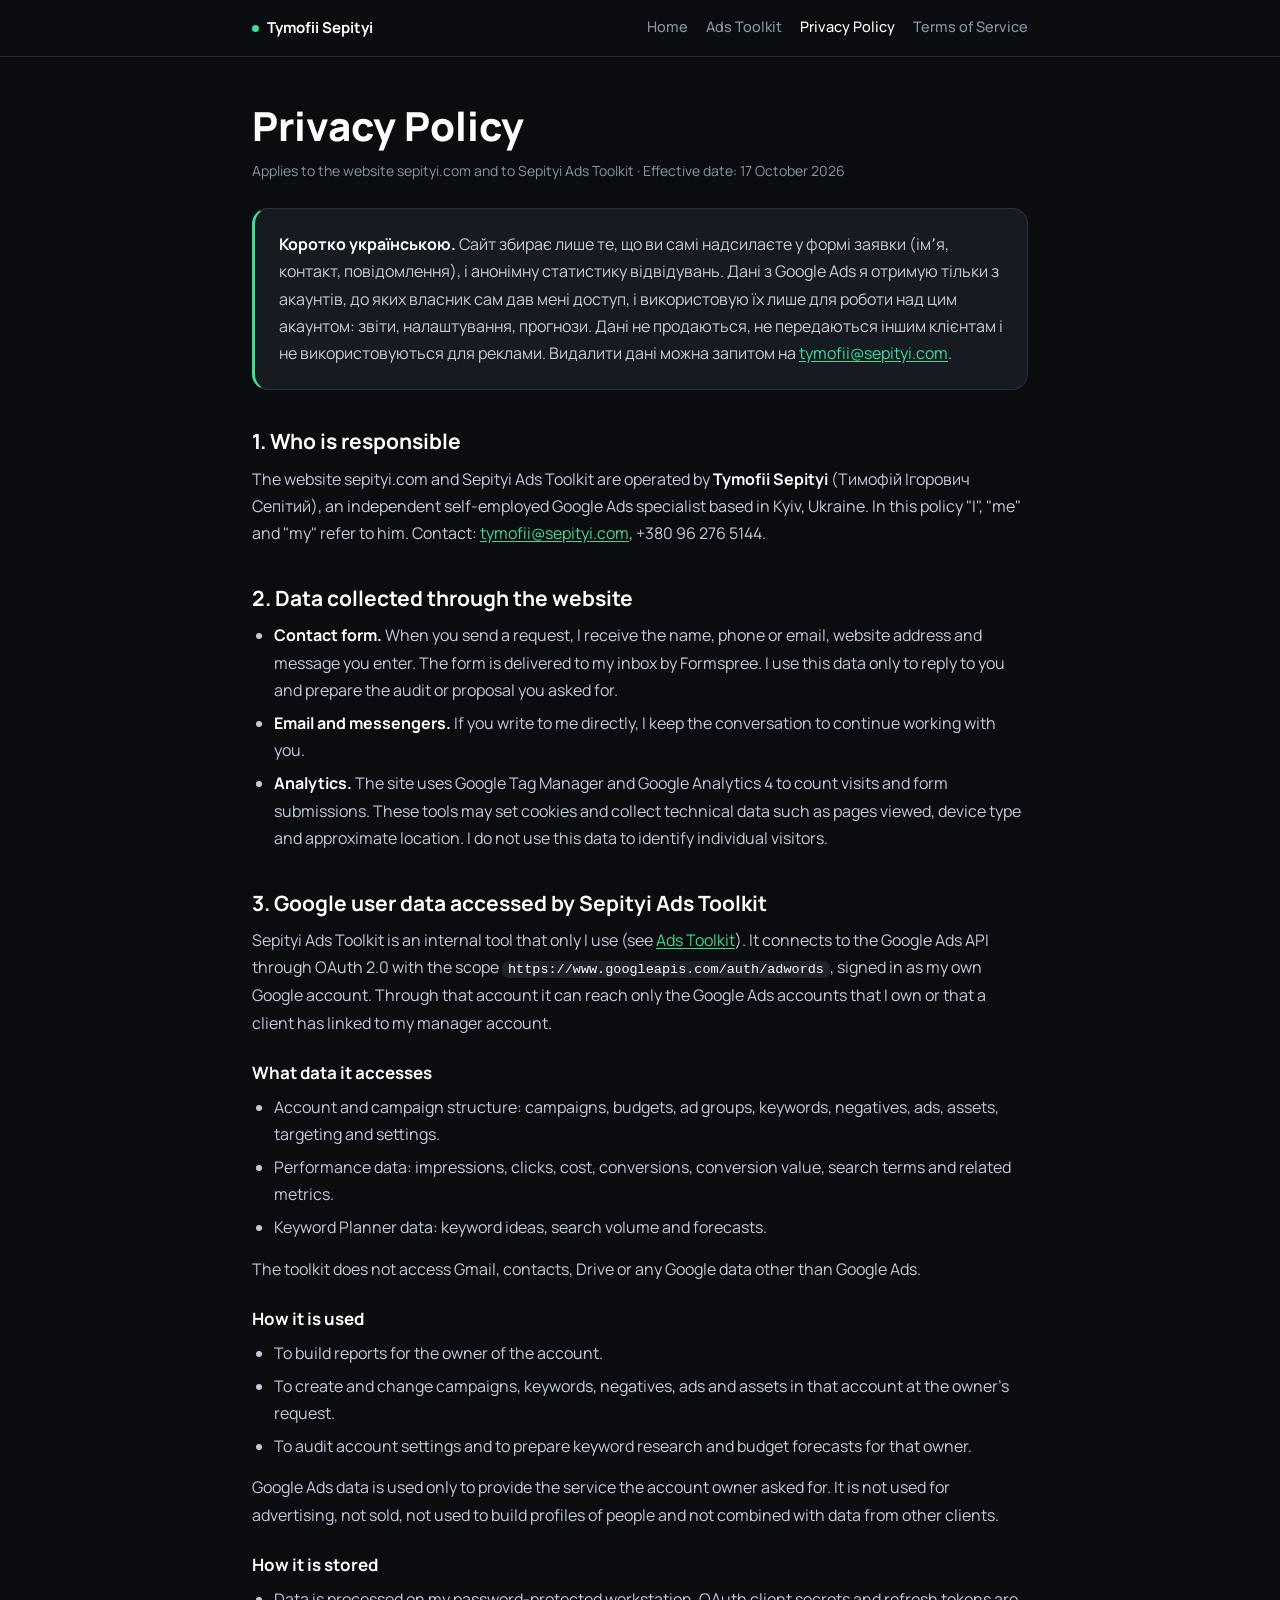
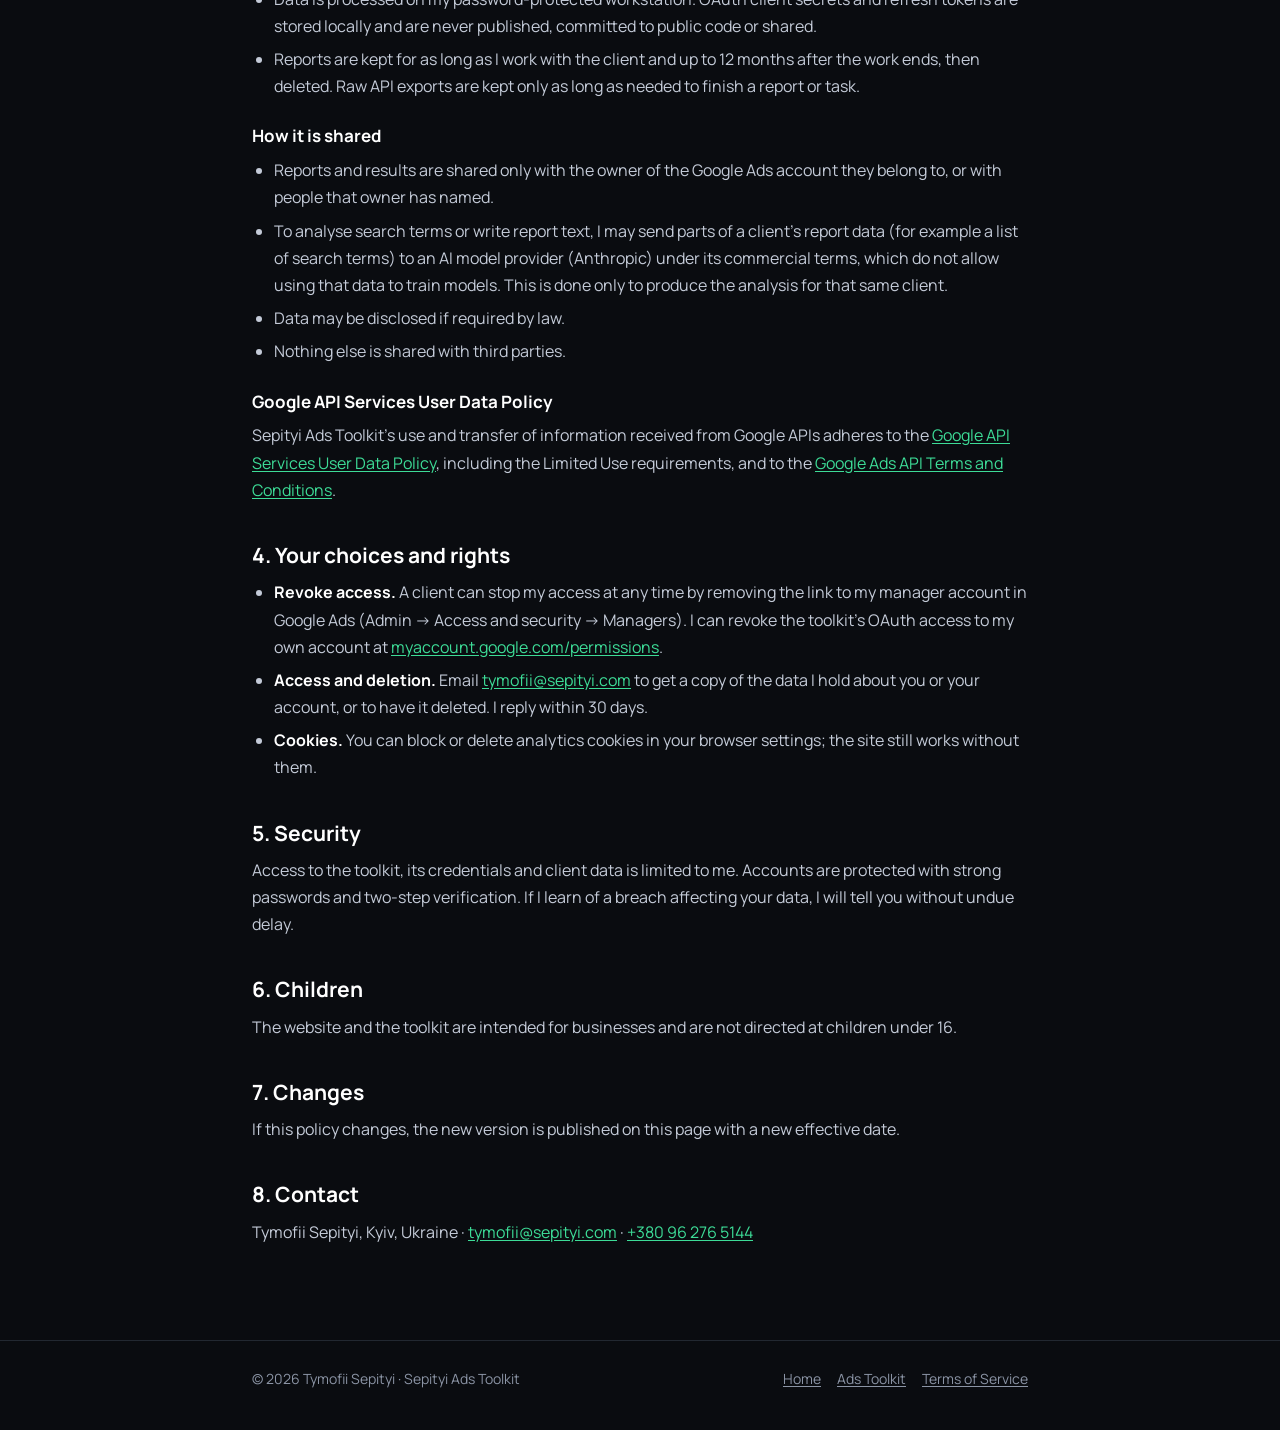
<file: privacy.html>
<!DOCTYPE html>
<html lang="en">
<head>
<meta charset="UTF-8">
<meta name="viewport" content="width=device-width, initial-scale=1.0">
<title>Privacy Policy · Sepityi Ads Toolkit</title>
<meta name="description" content="Privacy Policy of sepityi.com and Sepityi Ads Toolkit: what data is collected, how Google Ads data is used, stored and shared, and how to request deletion.">
<meta name="theme-color" content="#0A0C10">
<link rel="canonical" href="https://sepityi.com/privacy.html">
<link rel="icon" href="data:image/svg+xml,%3Csvg xmlns='http://www.w3.org/2000/svg' viewBox='0 0 32 32'%3E%3Crect width='32' height='32' rx='8' fill='%230A0C10'/%3E%3Crect x='6' y='20' width='4' height='6' rx='2' fill='%23566173'/%3E%3Crect x='14' y='14' width='4' height='12' rx='2' fill='%23566173'/%3E%3Crect x='22' y='7' width='4' height='19' rx='2' fill='%233DDC97'/%3E%3C/svg%3E">
<link rel="preconnect" href="https://fonts.googleapis.com">
<link rel="preconnect" href="https://fonts.gstatic.com" crossorigin>
<link href="https://fonts.googleapis.com/css2?family=Manrope:wght@400;500;600;700;800&display=swap" rel="stylesheet">
<link rel="stylesheet" href="/doc.css">
</head>
<body>

<header class="head">
  <div class="wrap">
    <a class="brand" href="/"><i></i>Tymofii Sepityi</a>
    <nav class="nav">
      <a href="/">Home</a>
      <a href="/ads-toolkit.html">Ads Toolkit</a>
      <a href="/privacy.html" aria-current="page">Privacy Policy</a>
      <a href="/terms.html">Terms of Service</a>
    </nav>
  </div>
</header>

<main>
<div class="wrap">

  <h1>Privacy Policy</h1>
  <p class="meta">Applies to the website sepityi.com and to Sepityi Ads Toolkit · Effective date: 17 October 2026</p>

  <div class="box ua" lang="uk">
    <p><strong>Коротко українською.</strong> Сайт збирає лише те, що ви самі надсилаєте у формі заявки
      (імʼя, контакт, повідомлення), і анонімну статистику відвідувань. Дані з Google Ads я отримую тільки
      з акаунтів, до яких власник сам дав мені доступ, і використовую їх лише для роботи над цим акаунтом:
      звіти, налаштування, прогнози. Дані не продаються, не передаються іншим клієнтам і не
      використовуються для реклами. Видалити дані можна запитом на
      <a href="mailto:tymofii@sepityi.com">tymofii@sepityi.com</a>.</p>
  </div>

  <h2>1. Who is responsible</h2>
  <p>The website sepityi.com and Sepityi Ads Toolkit are operated by <strong>Tymofii Sepityi</strong>
    (Тимофій Ігорович Сепітий), an independent self-employed Google Ads specialist based in Kyiv, Ukraine.
    In this policy "I", "me" and "my" refer to him.
    Contact: <a href="mailto:tymofii@sepityi.com">tymofii@sepityi.com</a>, +380 96 276 5144.</p>

  <h2>2. Data collected through the website</h2>
  <ul>
    <li><strong>Contact form.</strong> When you send a request, I receive the name, phone or email, website
      address and message you enter. The form is delivered to my inbox by Formspree. I use this data only to reply
      to you and prepare the audit or proposal you asked for.</li>
    <li><strong>Email and messengers.</strong> If you write to me directly, I keep the conversation to continue working with you.</li>
    <li><strong>Analytics.</strong> The site uses Google Tag Manager and Google Analytics 4 to count visits and form
      submissions. These tools may set cookies and collect technical data such as pages viewed, device type and approximate
      location. I do not use this data to identify individual visitors.</li>
  </ul>

  <h2>3. Google user data accessed by Sepityi Ads Toolkit</h2>
  <p>Sepityi Ads Toolkit is an internal tool that only I use (see <a href="/ads-toolkit.html">Ads Toolkit</a>).
    It connects to the Google Ads API through OAuth 2.0 with the scope <code>https://www.googleapis.com/auth/adwords</code>,
    signed in as my own Google account. Through that account it can reach only the Google Ads accounts that I own or that
    a client has linked to my manager account.</p>

  <h3>What data it accesses</h3>
  <ul>
    <li>Account and campaign structure: campaigns, budgets, ad groups, keywords, negatives, ads, assets, targeting and settings.</li>
    <li>Performance data: impressions, clicks, cost, conversions, conversion value, search terms and related metrics.</li>
    <li>Keyword Planner data: keyword ideas, search volume and forecasts.</li>
  </ul>
  <p>The toolkit does not access Gmail, contacts, Drive or any Google data other than Google Ads.</p>

  <h3>How it is used</h3>
  <ul>
    <li>To build reports for the owner of the account.</li>
    <li>To create and change campaigns, keywords, negatives, ads and assets in that account at the owner's request.</li>
    <li>To audit account settings and to prepare keyword research and budget forecasts for that owner.</li>
  </ul>
  <p>Google Ads data is used only to provide the service the account owner asked for. It is not used for advertising,
    not sold, not used to build profiles of people and not combined with data from other clients.</p>

  <h3>How it is stored</h3>
  <ul>
    <li>Data is processed on my password-protected workstation. OAuth client secrets and refresh tokens are stored
      locally and are never published, committed to public code or shared.</li>
    <li>Reports are kept for as long as I work with the client and up to 12 months after the work ends, then deleted.
      Raw API exports are kept only as long as needed to finish a report or task.</li>
  </ul>

  <h3>How it is shared</h3>
  <ul>
    <li>Reports and results are shared only with the owner of the Google Ads account they belong to,
      or with people that owner has named.</li>
    <li>To analyse search terms or write report text, I may send parts of a client's report data (for example a list of
      search terms) to an AI model provider (Anthropic) under its commercial terms, which do not allow using that data to train models.
      This is done only to produce the analysis for that same client.</li>
    <li>Data may be disclosed if required by law.</li>
    <li>Nothing else is shared with third parties.</li>
  </ul>

  <h3>Google API Services User Data Policy</h3>
  <p>Sepityi Ads Toolkit's use and transfer of information received from Google APIs adheres to the
    <a href="https://developers.google.com/terms/api-services-user-data-policy" target="_blank" rel="noopener">Google API Services User Data Policy</a>,
    including the Limited Use requirements, and to the
    <a href="https://developers.google.com/google-ads/api/docs/api-policy/terms" target="_blank" rel="noopener">Google Ads API Terms and Conditions</a>.</p>

  <h2>4. Your choices and rights</h2>
  <ul>
    <li><strong>Revoke access.</strong> A client can stop my access at any time by removing the link to my manager account
      in Google Ads (Admin → Access and security → Managers). I can revoke the toolkit's OAuth access to my own account at
      <a href="https://myaccount.google.com/permissions" target="_blank" rel="noopener">myaccount.google.com/permissions</a>.</li>
    <li><strong>Access and deletion.</strong> Email <a href="mailto:tymofii@sepityi.com">tymofii@sepityi.com</a> to get a copy of
      the data I hold about you or your account, or to have it deleted. I reply within 30 days.</li>
    <li><strong>Cookies.</strong> You can block or delete analytics cookies in your browser settings; the site still works without them.</li>
  </ul>

  <h2>5. Security</h2>
  <p>Access to the toolkit, its credentials and client data is limited to me. Accounts are protected with strong passwords and
    two-step verification. If I learn of a breach affecting your data, I will tell you without undue delay.</p>

  <h2>6. Children</h2>
  <p>The website and the toolkit are intended for businesses and are not directed at children under 16.</p>

  <h2>7. Changes</h2>
  <p>If this policy changes, the new version is published on this page with a new effective date.</p>

  <h2>8. Contact</h2>
  <p>Tymofii Sepityi, Kyiv, Ukraine · <a href="mailto:tymofii@sepityi.com">tymofii@sepityi.com</a> · <a href="tel:+380962765144">+380 96 276 5144</a></p>

</div>
</main>

<footer>
  <div class="wrap">
    <span>© 2026 Tymofii Sepityi · Sepityi Ads Toolkit</span>
    <nav>
      <a href="/">Home</a>
      <a href="/ads-toolkit.html">Ads Toolkit</a>
      <a href="/terms.html">Terms of Service</a>
    </nav>
  </div>
</footer>

</body>
</html>
</file>
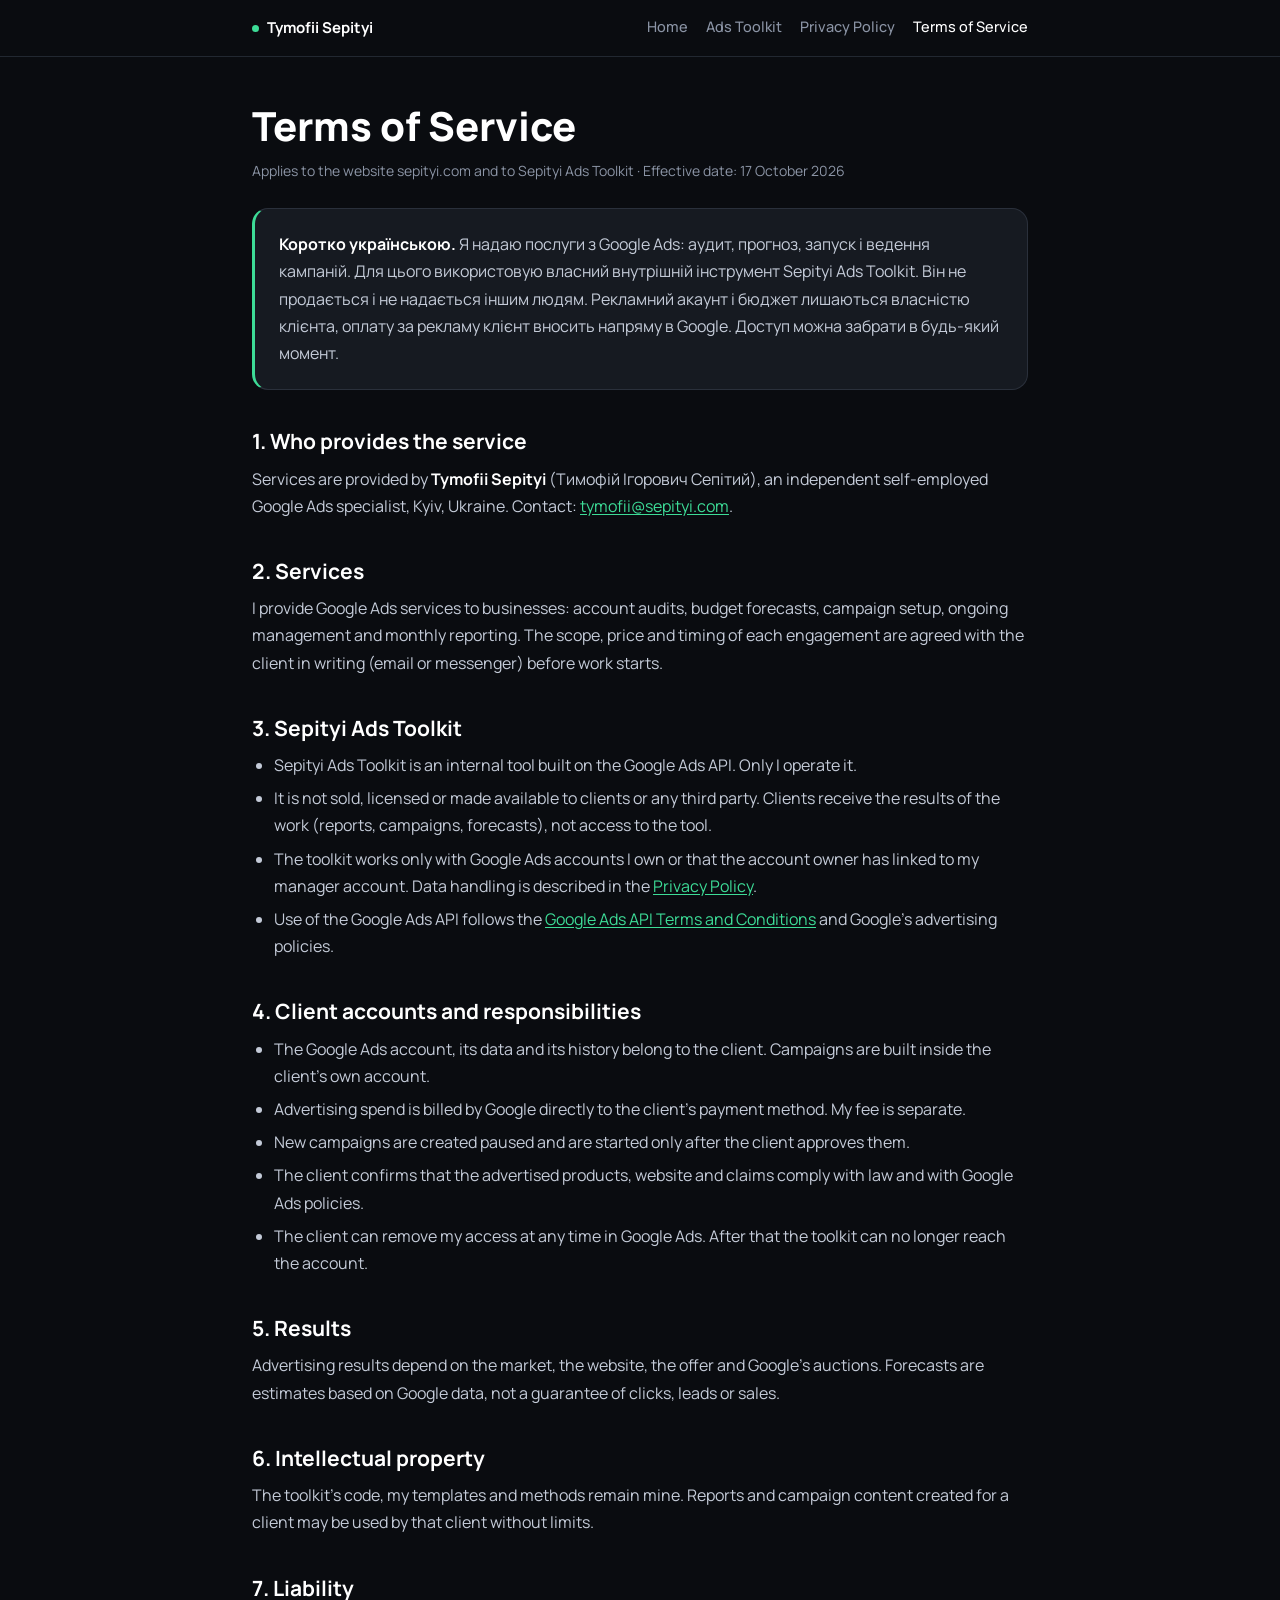
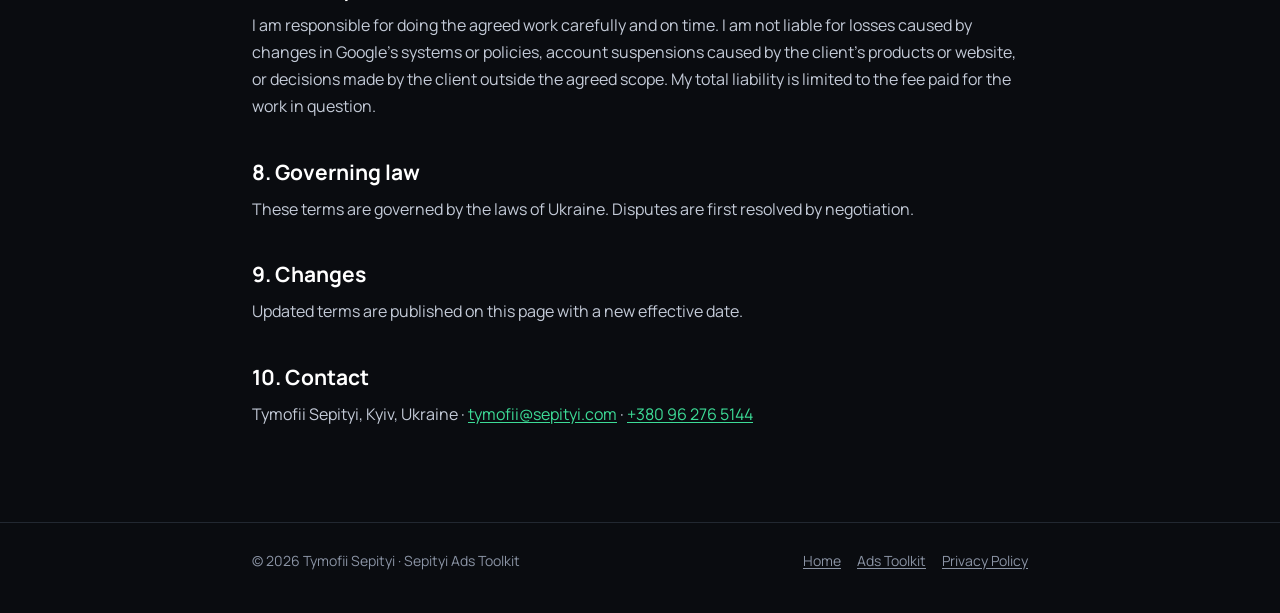
<file: terms.html>
<!DOCTYPE html>
<html lang="en">
<head>
<meta charset="UTF-8">
<meta name="viewport" content="width=device-width, initial-scale=1.0">
<title>Terms of Service · Sepityi Ads Toolkit</title>
<meta name="description" content="Terms of Service of sepityi.com and Sepityi Ads Toolkit, an internal Google Ads API tool operated by Tymofii Sepityi.">
<meta name="theme-color" content="#0A0C10">
<link rel="canonical" href="https://sepityi.com/terms.html">
<link rel="icon" href="data:image/svg+xml,%3Csvg xmlns='http://www.w3.org/2000/svg' viewBox='0 0 32 32'%3E%3Crect width='32' height='32' rx='8' fill='%230A0C10'/%3E%3Crect x='6' y='20' width='4' height='6' rx='2' fill='%23566173'/%3E%3Crect x='14' y='14' width='4' height='12' rx='2' fill='%23566173'/%3E%3Crect x='22' y='7' width='4' height='19' rx='2' fill='%233DDC97'/%3E%3C/svg%3E">
<link rel="preconnect" href="https://fonts.googleapis.com">
<link rel="preconnect" href="https://fonts.gstatic.com" crossorigin>
<link href="https://fonts.googleapis.com/css2?family=Manrope:wght@400;500;600;700;800&display=swap" rel="stylesheet">
<link rel="stylesheet" href="/doc.css">
</head>
<body>

<header class="head">
  <div class="wrap">
    <a class="brand" href="/"><i></i>Tymofii Sepityi</a>
    <nav class="nav">
      <a href="/">Home</a>
      <a href="/ads-toolkit.html">Ads Toolkit</a>
      <a href="/privacy.html">Privacy Policy</a>
      <a href="/terms.html" aria-current="page">Terms of Service</a>
    </nav>
  </div>
</header>

<main>
<div class="wrap">

  <h1>Terms of Service</h1>
  <p class="meta">Applies to the website sepityi.com and to Sepityi Ads Toolkit · Effective date: 17 October 2026</p>

  <div class="box ua" lang="uk">
    <p><strong>Коротко українською.</strong> Я надаю послуги з Google Ads: аудит, прогноз, запуск і ведення
      кампаній. Для цього використовую власний внутрішній інструмент Sepityi Ads Toolkit. Він не продається і
      не надається іншим людям. Рекламний акаунт і бюджет лишаються власністю клієнта, оплату за рекламу
      клієнт вносить напряму в Google. Доступ можна забрати в будь-який момент.</p>
  </div>

  <h2>1. Who provides the service</h2>
  <p>Services are provided by <strong>Tymofii Sepityi</strong> (Тимофій Ігорович Сепітий), an independent self-employed
    Google Ads specialist, Kyiv, Ukraine. Contact: <a href="mailto:tymofii@sepityi.com">tymofii@sepityi.com</a>.</p>

  <h2>2. Services</h2>
  <p>I provide Google Ads services to businesses: account audits, budget forecasts, campaign setup, ongoing
    management and monthly reporting. The scope, price and timing of each engagement are agreed with the client
    in writing (email or messenger) before work starts.</p>

  <h2>3. Sepityi Ads Toolkit</h2>
  <ul>
    <li>Sepityi Ads Toolkit is an internal tool built on the Google Ads API. Only I operate it.</li>
    <li>It is not sold, licensed or made available to clients or any third party. Clients receive the results
      of the work (reports, campaigns, forecasts), not access to the tool.</li>
    <li>The toolkit works only with Google Ads accounts I own or that the account owner has linked to my
      manager account. Data handling is described in the <a href="/privacy.html">Privacy Policy</a>.</li>
    <li>Use of the Google Ads API follows the
      <a href="https://developers.google.com/google-ads/api/docs/api-policy/terms" target="_blank" rel="noopener">Google Ads API Terms and Conditions</a>
      and Google's advertising policies.</li>
  </ul>

  <h2>4. Client accounts and responsibilities</h2>
  <ul>
    <li>The Google Ads account, its data and its history belong to the client. Campaigns are built inside the client's own account.</li>
    <li>Advertising spend is billed by Google directly to the client's payment method. My fee is separate.</li>
    <li>New campaigns are created paused and are started only after the client approves them.</li>
    <li>The client confirms that the advertised products, website and claims comply with law and with Google Ads policies.</li>
    <li>The client can remove my access at any time in Google Ads. After that the toolkit can no longer reach the account.</li>
  </ul>

  <h2>5. Results</h2>
  <p>Advertising results depend on the market, the website, the offer and Google's auctions. Forecasts are estimates
    based on Google data, not a guarantee of clicks, leads or sales.</p>

  <h2>6. Intellectual property</h2>
  <p>The toolkit's code, my templates and methods remain mine. Reports and campaign content created for a client
    may be used by that client without limits.</p>

  <h2>7. Liability</h2>
  <p>I am responsible for doing the agreed work carefully and on time. I am not liable for losses caused by changes in
    Google's systems or policies, account suspensions caused by the client's products or website, or decisions made
    by the client outside the agreed scope. My total liability is limited to the fee paid for the work in question.</p>

  <h2>8. Governing law</h2>
  <p>These terms are governed by the laws of Ukraine. Disputes are first resolved by negotiation.</p>

  <h2>9. Changes</h2>
  <p>Updated terms are published on this page with a new effective date.</p>

  <h2>10. Contact</h2>
  <p>Tymofii Sepityi, Kyiv, Ukraine · <a href="mailto:tymofii@sepityi.com">tymofii@sepityi.com</a> · <a href="tel:+380962765144">+380 96 276 5144</a></p>

</div>
</main>

<footer>
  <div class="wrap">
    <span>© 2026 Tymofii Sepityi · Sepityi Ads Toolkit</span>
    <nav>
      <a href="/">Home</a>
      <a href="/ads-toolkit.html">Ads Toolkit</a>
      <a href="/privacy.html">Privacy Policy</a>
    </nav>
  </div>
</footer>

</body>
</html>
</file>
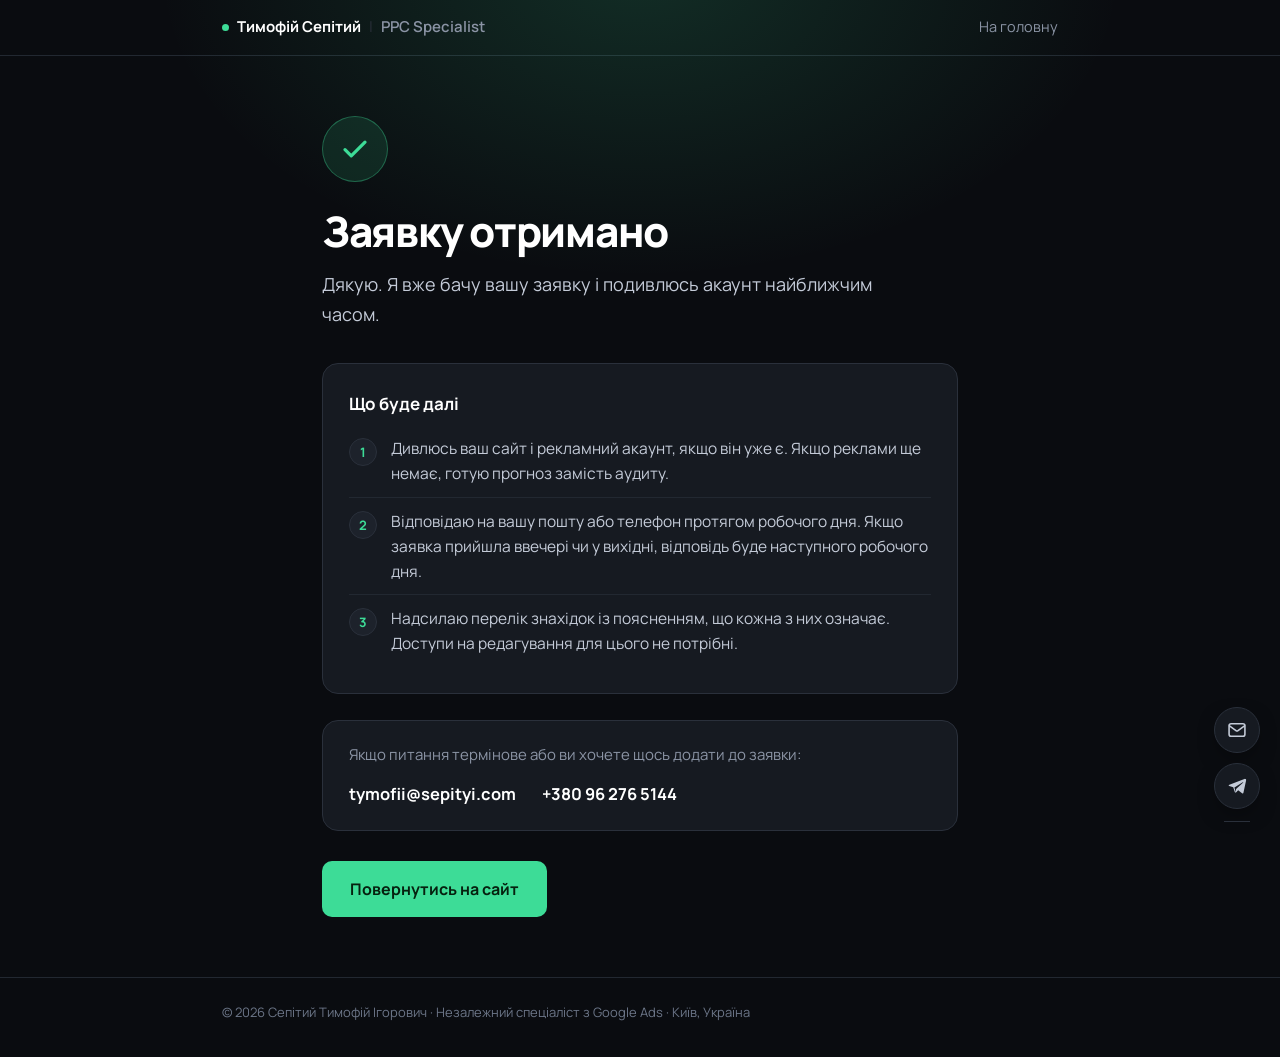
<file: thank-you.html>
<!DOCTYPE html>
<html lang="uk">
<head>
<meta charset="UTF-8">
<meta name="viewport" content="width=device-width, initial-scale=1.0">
<title>Заявку отримано | Тимофій Сепітий</title>
<meta name="description" content="Заявку на аудит рекламного акаунту отримано. Відповідь протягом робочого дня.">
<meta name="robots" content="noindex, nofollow">
<meta name="theme-color" content="#0A0C10">
<link rel="icon" href="data:image/svg+xml,%3Csvg xmlns='http://www.w3.org/2000/svg' viewBox='0 0 32 32'%3E%3Crect width='32' height='32' rx='8' fill='%230A0C10'/%3E%3Crect x='6' y='20' width='4' height='6' rx='2' fill='%23566173'/%3E%3Crect x='14' y='14' width='4' height='12' rx='2' fill='%23566173'/%3E%3Crect x='22' y='7' width='4' height='19' rx='2' fill='%233DDC97'/%3E%3C/svg%3E">
<!-- ═══ ВИМІРЮВАННЯ ═══════════════════════════════════════════
     Контейнер GTM-P9XDZ82P. GA4 (G-CTR8PZNGK4) підключений усередині GTM.
     GA4 налаштовується ВСЕРЕДИНІ GTM, у коді його немає навмисно:
     так теги міняються без правок сайту. Порядок дій — ВИМІРЮВАННЯ.md
═════════════════════════════════════════════════════════════ -->
<script>
window.dataLayer = window.dataLayer || [];
window.GTM_ID = 'GTM-P9XDZ82P';
(function(w,d,s,i){
  w[ 'dataLayer' ].push({'gtm.start': new Date().getTime(), event: 'gtm.js'});
  var f = d.getElementsByTagName(s)[0], j = d.createElement(s);
  j.async = true; j.src = 'https://www.googletagmanager.com/gtm.js?id=' + i;
  f.parentNode.insertBefore(j, f);
})(window, document, 'script', window.GTM_ID);
</script>

<link rel="preconnect" href="https://fonts.googleapis.com">
<link rel="preconnect" href="https://fonts.gstatic.com" crossorigin>
<link href="https://fonts.googleapis.com/css2?family=Manrope:wght@400;500;600;700;800&display=swap" rel="stylesheet">

<!--
  СТОРІНКА ПОДЯКИ — вона ж сторінка конверсії.

  Навіщо окрема сторінка, а не повідомлення на місці: її адресу видно в
  адресному рядку, тому на неї можна навісити ціль. Без цього Google Ads
  не знає, який клік приніс заявку, і не може вчитися.

  Що з нею робити далі (по черзі):
  1. GA4 -> Адміністратор -> Події -> Створити подію
     Умова: page_location містить /thank-you
     Назва: generate_lead
  2. GA4 -> Адміністратор -> Ключові події -> позначити generate_lead ключовою
  3. Google Ads -> Цілі -> Імпорт -> Google Analytics 4 -> generate_lead
  4. Після цього кампанії можна переводити на стратегію за конверсіями.
-->

<style>
:root{
  --bg:#0A0C10; --card:#161A21; --card-2:#1D222B;
  --line:#2A303B; --line-2:#222831;
  --ink:#FFFFFF; --ink-2:#C4CBD8; --ink-3:#8B94A5;
  --mint:#3DDC97; --mint-dim:rgba(61,220,151,.12);
  --r:16px; --r-sm:10px;
}
*{box-sizing:border-box}
body{
  margin:0;background:var(--bg);color:var(--ink-2);
  font-family:'Manrope',system-ui,-apple-system,'Segoe UI',sans-serif;
  font-size:16px;line-height:1.65;-webkit-font-smoothing:antialiased;
  min-height:100vh;display:flex;flex-direction:column;
}
body::before{
  content:'';position:absolute;top:-380px;left:50%;transform:translateX(-50%);
  width:1100px;height:700px;pointer-events:none;
  background:radial-gradient(ellipse at center,rgba(61,220,151,.16),rgba(61,220,151,0) 62%);
}
.wrap{max-width:680px;margin:0 auto;padding:0 22px;position:relative;z-index:1;width:100%}
a{color:var(--mint);text-decoration:none}
a:hover{text-decoration:underline}
:focus-visible{outline:2px solid var(--mint);outline-offset:3px;border-radius:4px}

.head{border-bottom:1px solid var(--line-2)}
.head .wrap{display:flex;align-items:center;justify-content:space-between;
  gap:16px;padding-top:15px;padding-bottom:15px;max-width:880px}
.brand{display:inline-flex;align-items:center;font-size:15px;font-weight:700;
  color:var(--ink);white-space:nowrap;transition:opacity .18s ease}
.brand:hover{opacity:.75;text-decoration:none}
.brand span{margin:0 8px;color:var(--line);font-weight:400}
.brand b{font-weight:600;color:var(--ink-3)}
.brand i{display:inline-block;width:7px;height:7px;border-radius:50%;
  background:var(--mint);margin-right:8px;vertical-align:middle;font-style:normal}
.back{font-size:14.5px;color:var(--ink-3)}
.back:hover{color:var(--ink);text-decoration:none}

main{flex:1;display:flex;align-items:center;padding:60px 0}

.mark{width:66px;height:66px;border-radius:50%;background:var(--mint-dim);
  border:1px solid rgba(61,220,151,.35);display:grid;place-items:center;
  margin-bottom:26px;animation:pop .5s cubic-bezier(.2,1.4,.4,1) both}
.mark svg{width:30px;height:30px}
.mark path{stroke:var(--mint);stroke-width:2.6;fill:none;
  stroke-linecap:round;stroke-linejoin:round;
  stroke-dasharray:30;stroke-dashoffset:30;
  animation:draw .5s .35s ease forwards}
@keyframes pop{from{opacity:0;transform:scale(.7)}to{opacity:1;transform:none}}
@keyframes draw{to{stroke-dashoffset:0}}

h1{font-size:clamp(30px,5.5vw,42px);font-weight:800;color:var(--ink);
  letter-spacing:-.03em;line-height:1.1;margin:0 0 16px}
.lede{font-size:18px;color:var(--ink-2);margin:0 0 34px;max-width:52ch}

.steps{background:var(--card);border:1px solid var(--line);border-radius:var(--r);
  padding:26px;margin-bottom:26px}
.steps h2{margin:0 0 18px;font-size:17px;font-weight:700;color:var(--ink)}
.steps ol{margin:0;padding:0;list-style:none;counter-reset:s}
.steps li{counter-increment:s;display:flex;gap:14px;font-size:15.5px;
  color:var(--ink-2);line-height:1.6;padding:11px 0;border-top:1px solid var(--line-2)}
.steps li:first-child{border-top:0;padding-top:0}
.steps li::before{content:counter(s);flex:none;width:26px;height:26px;border-radius:50%;
  background:var(--card-2);border:1px solid var(--line);color:var(--mint);
  font-size:13px;font-weight:700;display:grid;place-items:center;margin-top:2px}

.direct{background:var(--card);border:1px solid var(--line);border-radius:var(--r);
  padding:22px 26px;margin-bottom:30px}
.direct p{margin:0 0 12px;font-size:15px;color:var(--ink-3)}
.direct .row{display:flex;gap:26px;flex-wrap:wrap}
.direct a{font-size:16.5px;font-weight:700;color:var(--ink);
  border-bottom:1px solid transparent;transition:border-color .18s,color .18s}
.direct a:hover{color:var(--mint);border-bottom-color:var(--mint);text-decoration:none}

.btn{display:inline-block;background:var(--mint);color:#06210F;font-weight:700;
  font-size:16px;padding:15px 28px;border-radius:var(--r-sm);
  transition:transform .15s ease,filter .15s ease}
.btn:hover{filter:brightness(1.07);transform:translateY(-1px);text-decoration:none}

footer{border-top:1px solid var(--line-2);padding:24px 0 34px}
footer .wrap{max-width:880px}
footer p{margin:0;font-size:13px;color:#6C7688;line-height:1.6}

@media (prefers-reduced-motion:reduce){
  .mark,.mark path{animation:none;opacity:1;transform:none;stroke-dashoffset:0}
  .btn:hover{transform:none}
}
@media (max-width:620px){
  .brand span,.brand b{display:none}
  main{padding:40px 0}
  .steps,.direct{padding:20px}
}

/* ── док: соцмережі + нагору ────────────────── */
.dock{position:fixed;right:20px;bottom:20px;z-index:60;
  display:flex;flex-direction:column;gap:10px;align-items:center}
.dock-btn{width:46px;height:46px;border-radius:50%;display:grid;place-items:center;
  background:var(--card);border:1px solid var(--line);color:var(--ink-2);
  cursor:pointer;padding:0;
  box-shadow:0 8px 24px -10px rgba(0,0,0,.8);
  transition:color .18s ease,border-color .18s ease,transform .18s ease,background .18s ease}
.dock-btn:hover{color:#06210F;background:var(--mint);border-color:var(--mint);
  transform:translateY(-2px);text-decoration:none}
.dock-btn svg{width:20px;height:20px;display:block}
.dock-sep{width:26px;height:1px;background:var(--line);margin:2px 0}
.dock-top{opacity:0;visibility:hidden;transform:translateY(8px);
  transition:opacity .25s ease,visibility .25s ease,transform .25s ease,
             color .18s ease,border-color .18s ease,background .18s ease}
.dock-top.on{opacity:1;visibility:visible;transform:none}
@media (max-width:620px){
  .dock{right:14px;bottom:14px;gap:8px}
  .dock-btn{width:42px;height:42px}
  .dock-btn svg{width:18px;height:18px}
}
@media (prefers-reduced-motion:reduce){
  .dock-btn:hover{transform:none}
  .dock-top{transition:opacity .01s}
}

/* ── копіювання пошти ──────────────────────── */
.mail-btn{display:inline-flex;align-items:center;gap:10px;background:none;border:0;
  padding:0;font:inherit;cursor:pointer;color:var(--ink);font-size:21px;font-weight:700;
  word-break:break-all;text-align:left;transition:color .18s ease}
.mail-btn:hover{color:var(--mint)}
.mail-btn svg{width:17px;height:17px;flex:none;color:var(--ink-3);transition:color .18s ease}
.mail-btn:hover svg{color:var(--mint)}
.mail-alt{display:flex;gap:18px;flex-wrap:wrap;margin-top:8px;font-size:13.5px}
.mail-alt a{color:var(--ink-3);border-bottom:1px solid transparent}
.mail-alt a:hover{color:var(--mint);border-bottom-color:var(--mint);text-decoration:none}
.toast{position:fixed;left:50%;bottom:28px;transform:translate(-50%,14px);z-index:90;
  background:var(--mint);color:#06210F;font-weight:700;font-size:15px;
  padding:12px 22px;border-radius:99px;box-shadow:0 12px 30px -12px rgba(0,0,0,.9);
  opacity:0;visibility:hidden;transition:opacity .22s ease,transform .22s ease,visibility .22s}
.toast.on{opacity:1;visibility:visible;transform:translate(-50%,0)}
@media (prefers-reduced-motion:reduce){.toast{transition:opacity .01s}}
</style>
</head>
<body>
<noscript><iframe src="https://www.googletagmanager.com/ns.html?id=GTM-P9XDZ82P"
height="0" width="0" style="display:none;visibility:hidden"></iframe></noscript>


<header class="head">
  <div class="wrap">
    <a class="brand" href="/" aria-label="На головну сторінку"><i></i>Тимофій Сепітий<span>|</span><b>PPC Specialist</b></a>
    <a class="back" href="/">На головну</a>
  </div>
</header>

<main>
  <div class="wrap">
    <div class="mark">
      <svg viewBox="0 0 24 24" aria-hidden="true"><path d="M4 12.5l5 5L20 6.5"/></svg>
    </div>

    <h1>Заявку отримано</h1>
    <p class="lede">Дякую. Я вже бачу вашу заявку і подивлюсь акаунт найближчим часом.</p>

    <div class="steps">
      <h2>Що буде далі</h2>
      <ol>
        <li>Дивлюсь ваш сайт і рекламний акаунт, якщо він уже є. Якщо реклами ще немає, готую прогноз замість аудиту.</li>
        <li>Відповідаю на вашу пошту або телефон протягом робочого дня. Якщо заявка прийшла ввечері чи у вихідні, відповідь буде наступного робочого дня.</li>
        <li>Надсилаю перелік знахідок із поясненням, що кожна з них означає. Доступи на редагування для цього не потрібні.</li>
      </ol>
    </div>

    <div class="direct">
      <p>Якщо питання термінове або ви хочете щось додати до заявки:</p>
      <div class="row">
        <a href="https://mail.google.com/mail/?view=cm&fs=1&to=tymofii@sepityi.com&su=%D0%97%D0%B0%D0%BF%D0%B8%D1%82%20%D0%BF%D1%80%D0%BE%20Google%20Ads" target="_blank" rel="noopener">tymofii@sepityi.com</a>
        <a href="tel:+380962765144">+380 96 276 5144</a>
      </div>
    </div>

    <a class="btn" href="/">Повернутись на сайт</a>
  </div>
</main>

<footer>
  <div class="wrap">
    <p>© 2026 Сепітий Тимофій Ігорович · Незалежний спеціаліст з Google Ads · Київ, Україна</p>
  </div>
</footer>

<script>
// подія для GTM: людина дійшла до сторінки подяки
window.dataLayer = window.dataLayer || [];
window.dataLayer.push({event: 'lead_thank_you'});
</script>

<!-- док: звʼязок і повернення нагору -->
<div class="dock" role="complementary" aria-label="Швидкий звʼязок">
  <button class="dock-btn" type="button" data-copy="tymofii@sepityi.com" aria-label="Скопіювати пошту" title="tymofii@sepityi.com — натисніть, щоб скопіювати">
    <svg viewBox="0 0 24 24" fill="none" stroke="currentColor" stroke-width="1.9"
         stroke-linecap="round" stroke-linejoin="round" aria-hidden="true">
      <rect x="2.5" y="4.5" width="19" height="15" rx="2.5"/>
      <path d="M3 7l8.2 6a1.4 1.4 0 0 0 1.6 0L21 7"/>
    </svg>
  </button>
  <a class="dock-btn" href="https://t.me/t1seP" target="_blank" rel="noopener"
     aria-label="Написати в Telegram" title="Telegram @t1seP">
    <svg viewBox="0 0 24 24" fill="currentColor" aria-hidden="true">
      <path d="M21.7 3.4 2.9 10.6c-1.1.4-1.1 1.1-.2 1.4l4.8 1.5 1.8 5.6c.2.6.4.8.9.8.4 0 .6-.2.9-.5l2.3-2.2 4.7 3.5c.9.5 1.5.2 1.7-.8l3.1-14.6c.3-1.2-.5-1.8-1.2-1.5zM8.9 13.9l10-6.3c.5-.3.9-.1.6.2l-8.6 7.8-.3 3.6-1.7-5.3z"/>
    </svg>
  </a>
  <span class="dock-sep" aria-hidden="true"></span>
  <button class="dock-btn dock-top" id="to-top" type="button" aria-label="Нагору" title="Нагору">
    <svg viewBox="0 0 24 24" fill="none" stroke="currentColor" stroke-width="2.2"
         stroke-linecap="round" stroke-linejoin="round" aria-hidden="true">
      <path d="M12 19V5M5.5 11.5 12 5l6.5 6.5"/>
    </svg>
  </button>
</div>

<script>
// кнопка «нагору»: зʼявляється після першого екрана
(function(){
  var btn = document.getElementById('to-top');
  if (!btn) return;
  function check(){
    if (window.scrollY > 420) btn.classList.add('on');
    else btn.classList.remove('on');
  }
  window.addEventListener('scroll', check, {passive: true});
  check();
  btn.addEventListener('click', function(){
    var m = window.matchMedia('(prefers-reduced-motion: reduce)').matches;
    window.scrollTo({top: 0, behavior: m ? 'auto' : 'smooth'});
  });
})();
</script>
<div class="toast" id="toast" role="status" aria-live="polite"></div>
<script>
// пошта: клік копіює адресу. mailto працює не в усіх,
// бо вимагає призначеної поштової програми в системі.
(function(){
  var toast = document.getElementById('toast');
  function show(text){
    if (!toast) return;
    toast.textContent = text;
    toast.classList.add('on');
    clearTimeout(toast._t);
    toast._t = setTimeout(function(){ toast.classList.remove('on'); }, 2200);
  }
  document.querySelectorAll('[data-copy]').forEach(function(el){
    el.addEventListener('click', function(){
      var val = el.getAttribute('data-copy');
      function fallback(){
        var i = document.createElement('input');
        i.value = val; document.body.appendChild(i);
        i.select(); try { document.execCommand('copy'); } catch(e){}
        document.body.removeChild(i);
      }
      // Підтвердження показуємо одразу, не чекаючи на буфер обміну:
      // navigator.clipboard може зависнути без відповіді, якщо доступ
      // до буфера не дозволений, і тоді людина не бачить жодної реакції.
      show('Скопійовано: ' + val);
      try {
        if (navigator.clipboard && window.isSecureContext) {
          navigator.clipboard.writeText(val).catch(fallback);
        } else {
          fallback();
        }
      } catch (e) { fallback(); }
    });
  });
})();
</script>
</body>
</html>
</file>
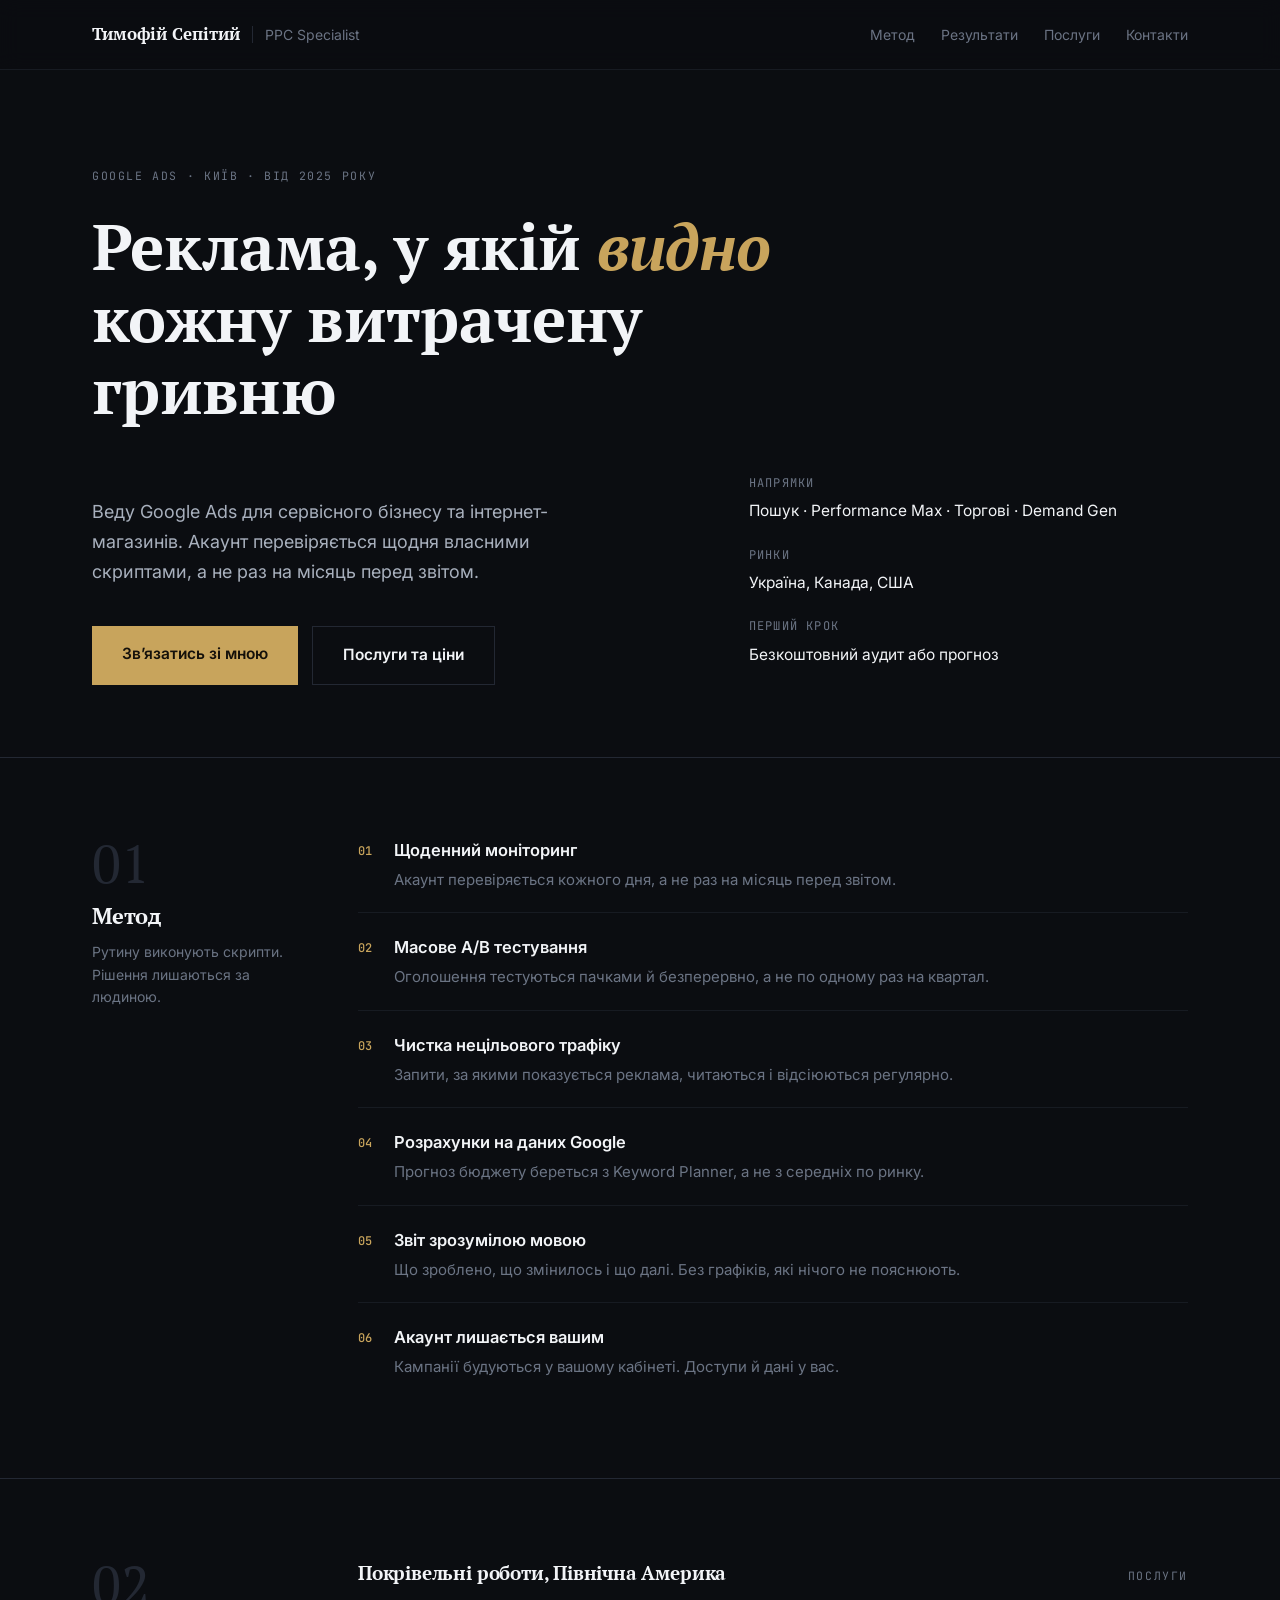
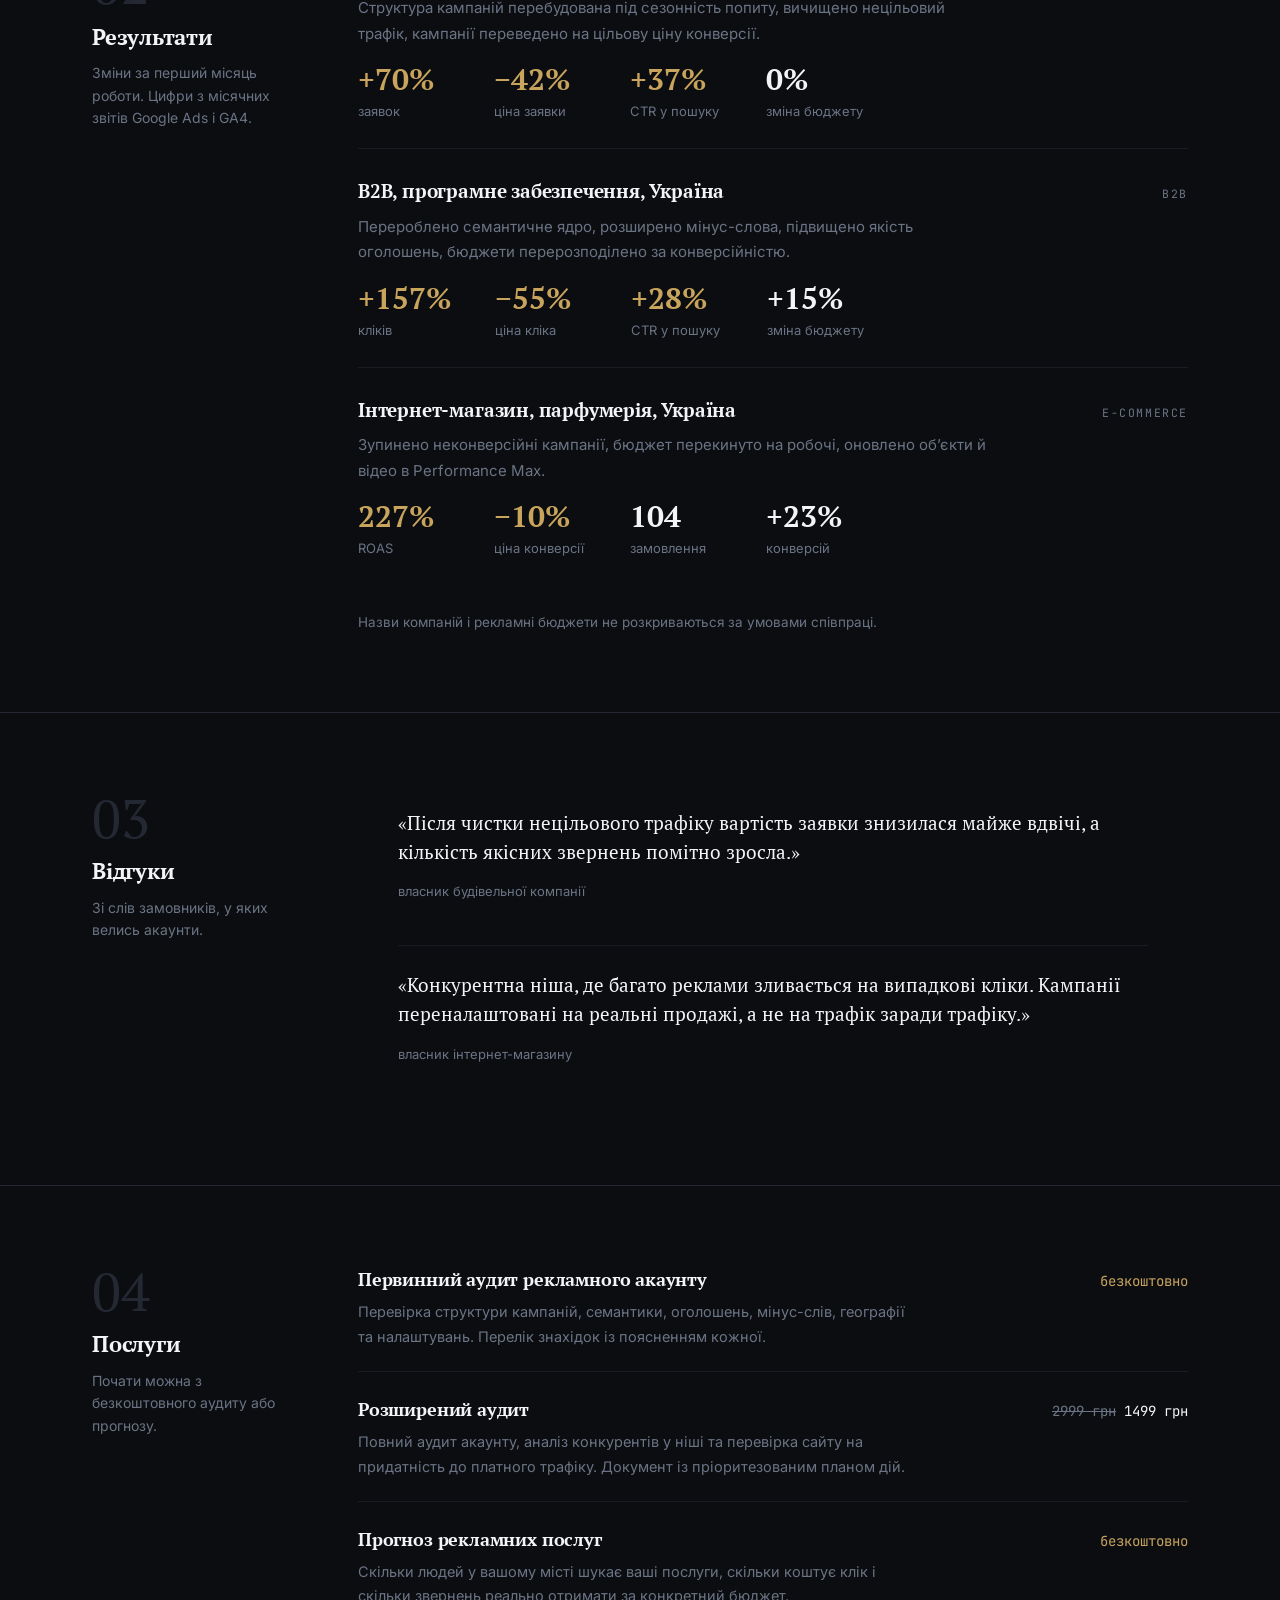
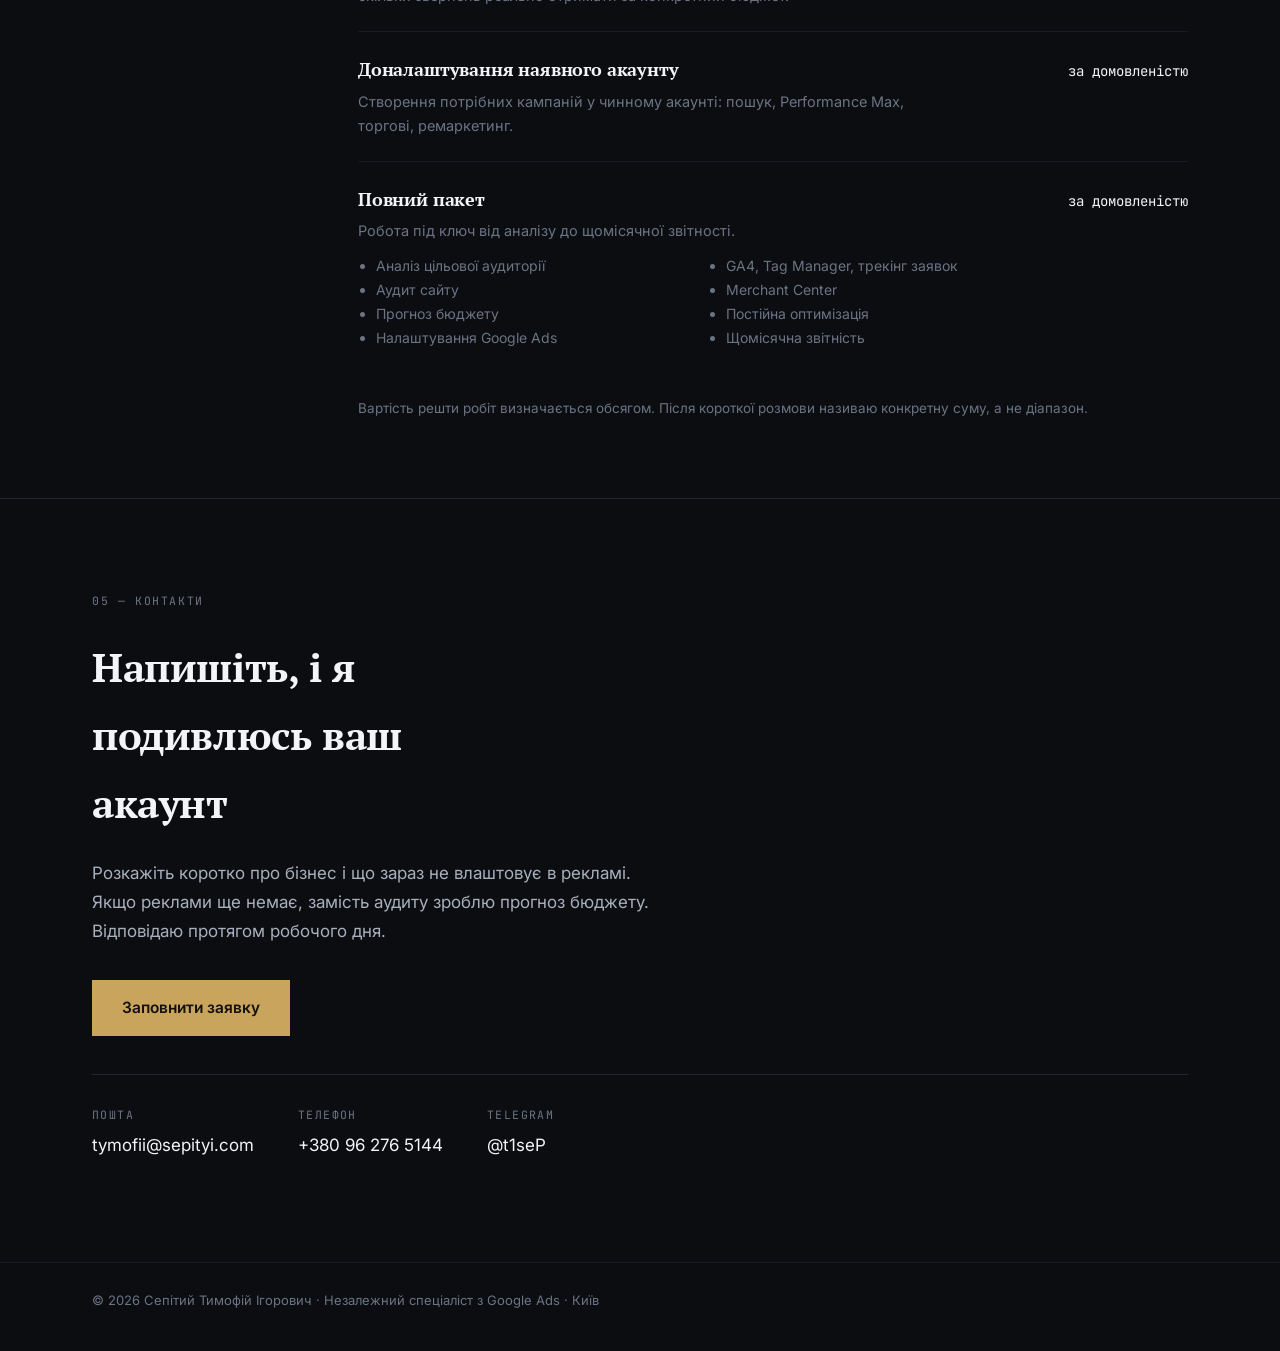
<file: v2.html>
<!DOCTYPE html>
<html lang="uk">
<head>
<meta charset="UTF-8">
<meta name="viewport" content="width=device-width, initial-scale=1.0">
<title>Тимофій Сепітий — спеціаліст з Google Ads у Києві</title>
<meta name="robots" content="noindex">
<meta name="theme-color" content="#0B0D11">
<link rel="preconnect" href="https://fonts.googleapis.com">
<link rel="preconnect" href="https://fonts.gstatic.com" crossorigin>
<link href="https://fonts.googleapis.com/css2?family=PT+Serif:wght@700&family=Inter:wght@400;500;600&family=JetBrains+Mono:wght@500&display=swap" rel="stylesheet">
<style>
:root{
  --bg:#0B0D11;
  --ink:#F2F4F7;
  --ink-2:#A8B0BD;
  --ink-3:#6B7484;
  --rule:#232833;
  --rule-2:#171B22;
  --accent:#C8A45C;          /* приглушене золото: дорожче за неон */
  --accent-dim:rgba(200,164,92,.13);
  --maxw:1160px;
}
*{box-sizing:border-box}
html{scroll-behavior:smooth}
body{margin:0;background:var(--bg);color:var(--ink-2);
  font:400 16.5px/1.7 'Inter',system-ui,sans-serif;-webkit-font-smoothing:antialiased}
.wrap{max-width:var(--maxw);margin:0 auto;padding:0 32px}
a{color:var(--ink);text-decoration:none}
::selection{background:var(--accent);color:#14100A}
:focus-visible{outline:1px solid var(--accent);outline-offset:4px}

h1,h2,h3{font-family:'PT Serif',Georgia,serif;font-weight:700;color:var(--ink);
  letter-spacing:-.01em;margin:0}
.mono{font-family:'JetBrains Mono',monospace;font-size:11.5px;letter-spacing:.14em;
  text-transform:uppercase;color:var(--ink-3)}

/* ── шапка ─────────────────────────────────── */
header{position:sticky;top:0;z-index:40;background:rgba(11,13,17,.92);
  backdrop-filter:blur(10px);border-bottom:1px solid var(--rule-2)}
header .wrap{display:flex;align-items:baseline;justify-content:space-between;
  gap:24px;padding-top:20px;padding-bottom:20px}
.logo{font-family:'PT Serif',serif;font-weight:700;font-size:17px;color:var(--ink)}
.logo em{font-style:normal;color:var(--ink-3);font-family:'Inter';font-weight:400;
  font-size:14px;margin-left:12px;padding-left:12px;border-left:1px solid var(--rule)}
nav{display:flex;gap:26px;font-size:14px}
nav a{color:var(--ink-3)}
nav a:hover{color:var(--accent)}

/* ── титул ─────────────────────────────────── */
.title{padding:96px 0 72px;border-bottom:1px solid var(--rule)}
.title .mono{display:block;margin-bottom:26px}
h1{font-size:clamp(38px,5.6vw,64px);line-height:1.12;max-width:19ch;margin-bottom:30px}
h1 i{font-style:italic;color:var(--accent)}
.title-grid{display:grid;grid-template-columns:1.35fr 1fr;gap:64px;align-items:end}
.lede{font-size:18px;line-height:1.65;max-width:46ch}
.title-meta dt{font-size:12px;letter-spacing:.1em;text-transform:uppercase;
  color:var(--ink-3);font-family:'JetBrains Mono',monospace;margin-bottom:5px}
.title-meta dd{margin:0 0 20px;color:var(--ink);font-size:15.5px}
.title-meta dd:last-child{margin-bottom:0}
.cta-row{display:flex;gap:14px;flex-wrap:wrap;margin-top:40px}
.btn{display:inline-block;padding:15px 30px;font-size:15.5px;font-weight:600;
  background:var(--accent);color:#14100A;transition:background .18s}
.btn:hover{background:#DBB971}
.btn-line{background:none;color:var(--ink);border:1px solid var(--rule)}
.btn-line:hover{background:none;border-color:var(--accent);color:var(--accent)}

/* ── нумерований розділ ────────────────────── */
.sec{padding:78px 0;border-bottom:1px solid var(--rule)}
.sec-grid{display:grid;grid-template-columns:210px 1fr;gap:56px}
.sec-side{position:sticky;top:106px;align-self:start}
.sec-num{font-family:'PT Serif',serif;font-size:54px;color:var(--rule);
  line-height:1;display:block;margin-bottom:12px}
.sec-side h2{font-size:22px;line-height:1.25;margin-bottom:12px}
.sec-side p{margin:0;font-size:14px;color:var(--ink-3);line-height:1.6}

/* ── принципи ──────────────────────────────── */
.rules{margin:0;padding:0;list-style:none}
.rules li{display:grid;grid-template-columns:auto 1fr;gap:22px;
  padding:20px 0;border-top:1px solid var(--rule-2)}
.rules li:first-child{border-top:0;padding-top:0}
.rules b{font-family:'JetBrains Mono',monospace;font-size:12px;color:var(--accent);
  font-weight:500;padding-top:5px}
.rules strong{display:block;color:var(--ink);font-weight:600;font-size:16.5px;margin-bottom:3px}
.rules span{font-size:15px;color:var(--ink-3)}

/* ── кейси таблицею ────────────────────────── */
.case{padding:26px 0;border-top:1px solid var(--rule-2)}
.case:first-child{border-top:0;padding-top:0}
.case-top{display:flex;align-items:baseline;justify-content:space-between;
  gap:18px;flex-wrap:wrap;margin-bottom:6px}
.case-top h3{font-size:19px}
.case-what{margin:0 0 18px;font-size:15px;color:var(--ink-3);max-width:70ch}
.nums{display:flex;gap:44px;flex-wrap:wrap}
.nums div{min-width:92px}
.nums b{display:block;font-family:'PT Serif',serif;font-size:30px;color:var(--accent);
  line-height:1;font-variant-numeric:tabular-nums}
.nums b.n{color:var(--ink)}
.nums span{display:block;font-size:13px;color:var(--ink-3);margin-top:6px}

/* ── послуги списком ───────────────────────── */
.price{display:grid;grid-template-columns:1fr auto;gap:26px;align-items:baseline;
  padding:22px 0;border-top:1px solid var(--rule-2)}
.price:first-child{border-top:0;padding-top:0}
.price h3{font-size:18px;margin-bottom:5px}
.price p{margin:0;font-size:14.5px;color:var(--ink-3);max-width:62ch}
.price .val{font-family:'JetBrains Mono',monospace;font-size:14px;color:var(--ink);
  white-space:nowrap;letter-spacing:0;text-transform:none}
.price .val s{color:var(--ink-3);margin-right:8px}
.price .free{color:var(--accent)}
.price ul{margin:10px 0 0;padding-left:18px;font-size:14px;color:var(--ink-3);
  columns:2;column-gap:34px}

/* ── цитати ────────────────────────────────── */
.quote{padding:24px 0;border-top:1px solid var(--rule-2)}
.quote:first-child{border-top:0;padding-top:0}
.quote p{font-family:'PT Serif',serif;font-size:19px;line-height:1.55;color:var(--ink);
  margin:0 0 10px}
.quote cite{font-style:normal;font-size:13px;color:var(--ink-3)}

/* ── контакт ───────────────────────────────── */
.end{padding:86px 0}
.end h2{font-size:clamp(28px,4vw,40px);max-width:16ch;margin-bottom:22px}
.end p{font-size:17px;max-width:52ch;margin:0 0 34px}
.end-row{display:flex;gap:44px;flex-wrap:wrap;padding-top:30px;
  margin-top:38px;border-top:1px solid var(--rule)}
.end-row dt{font-family:'JetBrains Mono',monospace;font-size:11.5px;letter-spacing:.12em;
  text-transform:uppercase;color:var(--ink-3);margin-bottom:6px}
.end-row dd{margin:0;font-size:17px;color:var(--ink)}
.end-row a:hover{color:var(--accent)}

footer{border-top:1px solid var(--rule-2);padding:26px 0 40px;font-size:13px;color:var(--ink-3)}

@media (max-width:900px){
  .title-grid,.sec-grid{grid-template-columns:1fr;gap:32px}
  .sec-side{position:static}
  .sec-num{font-size:38px}
  .price ul{columns:1}
}
@media (max-width:600px){
  .wrap{padding:0 20px}
  .title{padding:56px 0 44px}
  .sec{padding:52px 0}
  nav{display:none}
  .nums{gap:26px}
}
</style>
</head>
<body>

<header>
  <div class="wrap">
    <a class="logo" href="/v2.html">Тимофій Сепітий<em>PPC Specialist</em></a>
    <nav>
      <a href="#method">Метод</a>
      <a href="#cases">Результати</a>
      <a href="#services">Послуги</a>
      <a href="#contact">Контакти</a>
    </nav>
  </div>
</header>

<main>

  <section class="title">
    <div class="wrap">
      <span class="mono">Google Ads · Київ · від 2025 року</span>
      <h1>Реклама, у якій <i>видно</i> кожну витрачену гривню</h1>
      <div class="title-grid">
        <div>
          <p class="lede">Веду Google Ads для сервісного бізнесу та інтернет-магазинів.
            Акаунт перевіряється щодня власними скриптами, а не раз на місяць перед звітом.</p>
          <div class="cta-row">
            <a class="btn" href="#contact">Звʼязатись зі мною</a>
            <a class="btn btn-line" href="#services">Послуги та ціни</a>
          </div>
        </div>
        <dl class="title-meta">
          <dt>Напрямки</dt>
          <dd>Пошук · Performance Max · Торгові · Demand Gen</dd>
          <dt>Ринки</dt>
          <dd>Україна, Канада, США</dd>
          <dt>Перший крок</dt>
          <dd>Безкоштовний аудит або прогноз</dd>
        </dl>
      </div>
    </div>
  </section>

  <section class="sec" id="method">
    <div class="wrap sec-grid">
      <div class="sec-side">
        <span class="sec-num">01</span>
        <h2>Метод</h2>
        <p>Рутину виконують скрипти. Рішення лишаються за людиною.</p>
      </div>
      <ul class="rules">
        <li><b>01</b><span><strong>Щоденний моніторинг</strong>Акаунт перевіряється кожного дня, а не раз на місяць перед звітом.</span></li>
        <li><b>02</b><span><strong>Масове A/B тестування</strong>Оголошення тестуються пачками й безперервно, а не по одному раз на квартал.</span></li>
        <li><b>03</b><span><strong>Чистка нецільового трафіку</strong>Запити, за якими показується реклама, читаються і відсіюються регулярно.</span></li>
        <li><b>04</b><span><strong>Розрахунки на даних Google</strong>Прогноз бюджету береться з Keyword Planner, а не з середніх по ринку.</span></li>
        <li><b>05</b><span><strong>Звіт зрозумілою мовою</strong>Що зроблено, що змінилось і що далі. Без графіків, які нічого не пояснюють.</span></li>
        <li><b>06</b><span><strong>Акаунт лишається вашим</strong>Кампанії будуються у вашому кабінеті. Доступи й дані у вас.</span></li>
      </ul>
    </div>
  </section>

  <section class="sec" id="cases">
    <div class="wrap sec-grid">
      <div class="sec-side">
        <span class="sec-num">02</span>
        <h2>Результати</h2>
        <p>Зміни за перший місяць роботи. Цифри з місячних звітів Google Ads і GA4.</p>
      </div>
      <div>
        <article class="case">
          <div class="case-top"><h3>Покрівельні роботи, Північна Америка</h3><span class="mono">Послуги</span></div>
          <p class="case-what">Структура кампаній перебудована під сезонність попиту, вичищено нецільовий трафік, кампанії переведено на цільову ціну конверсії.</p>
          <div class="nums">
            <div><b>+70%</b><span>заявок</span></div>
            <div><b>−42%</b><span>ціна заявки</span></div>
            <div><b>+37%</b><span>CTR у пошуку</span></div>
            <div><b class="n">0%</b><span>зміна бюджету</span></div>
          </div>
        </article>
        <article class="case">
          <div class="case-top"><h3>B2B, програмне забезпечення, Україна</h3><span class="mono">B2B</span></div>
          <p class="case-what">Перероблено семантичне ядро, розширено мінус-слова, підвищено якість оголошень, бюджети перерозподілено за конверсійністю.</p>
          <div class="nums">
            <div><b>+157%</b><span>кліків</span></div>
            <div><b>−55%</b><span>ціна кліка</span></div>
            <div><b>+28%</b><span>CTR у пошуку</span></div>
            <div><b class="n">+15%</b><span>зміна бюджету</span></div>
          </div>
        </article>
        <article class="case">
          <div class="case-top"><h3>Інтернет-магазин, парфумерія, Україна</h3><span class="mono">E-commerce</span></div>
          <p class="case-what">Зупинено неконверсійні кампанії, бюджет перекинуто на робочі, оновлено обʼєкти й відео в Performance Max.</p>
          <div class="nums">
            <div><b>227%</b><span>ROAS</span></div>
            <div><b>−10%</b><span>ціна конверсії</span></div>
            <div><b class="n">104</b><span>замовлення</span></div>
            <div><b class="n">+23%</b><span>конверсій</span></div>
          </div>
        </article>
        <p style="margin:26px 0 0;font-size:13.5px;color:var(--ink-3)">
          Назви компаній і рекламні бюджети не розкриваються за умовами співпраці.</p>
      </div>
    </div>
  </section>

  <section class="sec">
    <div class="wrap sec-grid">
      <div class="sec-side">
        <span class="sec-num">03</span>
        <h2>Відгуки</h2>
        <p>Зі слів замовників, у яких велись акаунти.</p>
      </div>
      <div>
        <blockquote class="quote">
          <p>«Після чистки нецільового трафіку вартість заявки знизилася майже вдвічі, а кількість якісних звернень помітно зросла.»</p>
          <cite>власник будівельної компанії</cite>
        </blockquote>
        <blockquote class="quote">
          <p>«Конкурентна ніша, де багато реклами зливається на випадкові кліки. Кампанії переналаштовані на реальні продажі, а не на трафік заради трафіку.»</p>
          <cite>власник інтернет-магазину</cite>
        </blockquote>
      </div>
    </div>
  </section>

  <section class="sec" id="services">
    <div class="wrap sec-grid">
      <div class="sec-side">
        <span class="sec-num">04</span>
        <h2>Послуги</h2>
        <p>Почати можна з безкоштовного аудиту або прогнозу.</p>
      </div>
      <div>
        <div class="price">
          <div><h3>Первинний аудит рекламного акаунту</h3>
            <p>Перевірка структури кампаній, семантики, оголошень, мінус-слів, географії та налаштувань. Перелік знахідок із поясненням кожної.</p></div>
          <span class="val free">безкоштовно</span>
        </div>
        <div class="price">
          <div><h3>Розширений аудит</h3>
            <p>Повний аудит акаунту, аналіз конкурентів у ніші та перевірка сайту на придатність до платного трафіку. Документ із пріоритезованим планом дій.</p></div>
          <span class="val"><s>2999 грн</s>1499 грн</span>
        </div>
        <div class="price">
          <div><h3>Прогноз рекламних послуг</h3>
            <p>Скільки людей у вашому місті шукає ваші послуги, скільки коштує клік і скільки звернень реально отримати за конкретний бюджет.</p></div>
          <span class="val free">безкоштовно</span>
        </div>
        <div class="price">
          <div><h3>Доналаштування наявного акаунту</h3>
            <p>Створення потрібних кампаній у чинному акаунті: пошук, Performance Max, торгові, ремаркетинг.</p></div>
          <span class="val">за домовленістю</span>
        </div>
        <div class="price">
          <div><h3>Повний пакет</h3>
            <p>Робота під ключ від аналізу до щомісячної звітності.</p>
            <ul>
              <li>Аналіз цільової аудиторії</li><li>Аудит сайту</li>
              <li>Прогноз бюджету</li><li>Налаштування Google Ads</li>
              <li>GA4, Tag Manager, трекінг заявок</li><li>Merchant Center</li>
              <li>Постійна оптимізація</li><li>Щомісячна звітність</li>
            </ul></div>
          <span class="val">за домовленістю</span>
        </div>
        <p style="margin:26px 0 0;font-size:13.5px;color:var(--ink-3)">
          Вартість решти робіт визначається обсягом. Після короткої розмови називаю конкретну суму, а не діапазон.</p>
      </div>
    </div>
  </section>

  <section class="end" id="contact">
    <div class="wrap">
      <span class="mono">05 — Контакти</span>
      <h2 style="margin-top:20px">Напишіть, і я подивлюсь ваш акаунт</h2>
      <p>Розкажіть коротко про бізнес і що зараз не влаштовує в рекламі. Якщо реклами ще немає,
         замість аудиту зроблю прогноз бюджету. Відповідаю протягом робочого дня.</p>
      <a class="btn" href="/#form">Заповнити заявку</a>
      <dl class="end-row">
        <div><dt>Пошта</dt><dd><a href="mailto:tymofii@sepityi.com">tymofii@sepityi.com</a></dd></div>
        <div><dt>Телефон</dt><dd><a href="tel:+380962765144">+380 96 276 5144</a></dd></div>
        <div><dt>Telegram</dt><dd><a href="https://t.me/t1seP" target="_blank" rel="noopener">@t1seP</a></dd></div>
      </dl>
    </div>
  </section>

</main>

<footer>
  <div class="wrap">© 2026 Сепітий Тимофій Ігорович · Незалежний спеціаліст з Google Ads · Київ</div>
</footer>

</body>
</html>
</file>
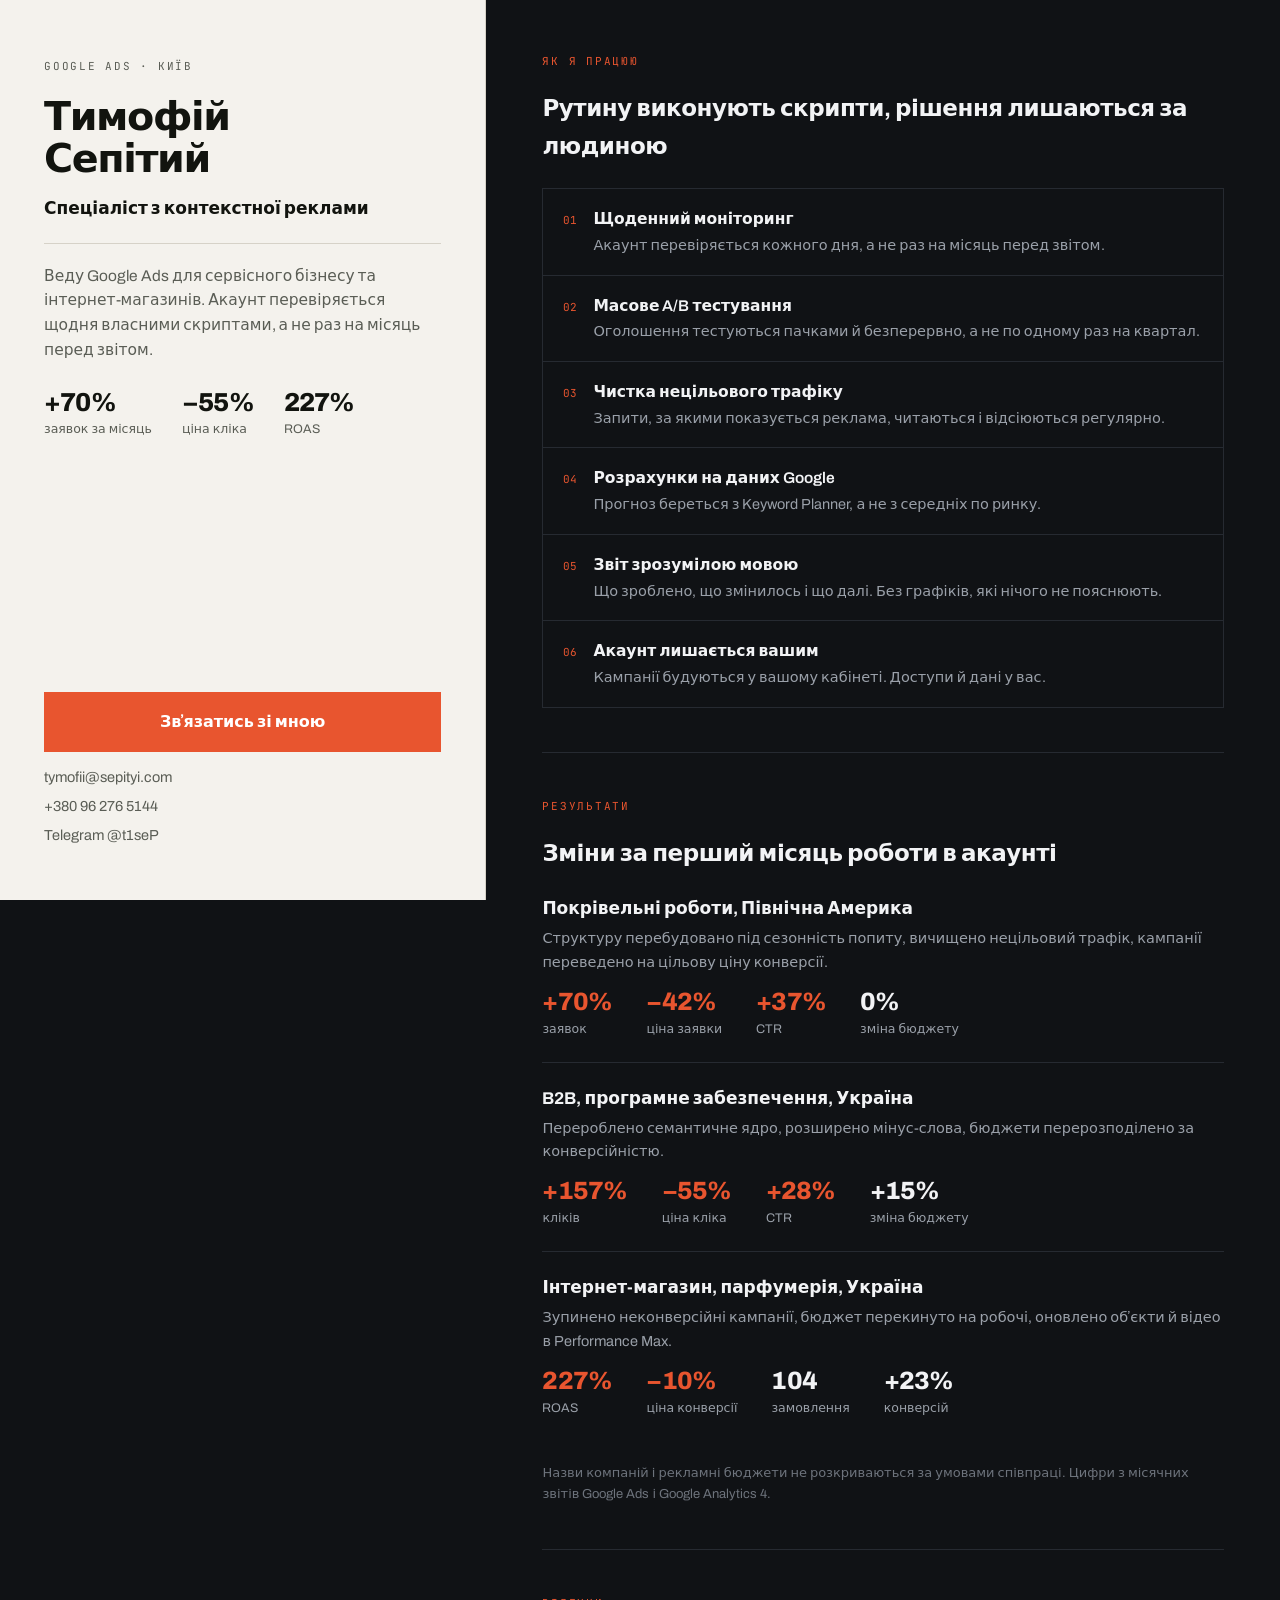
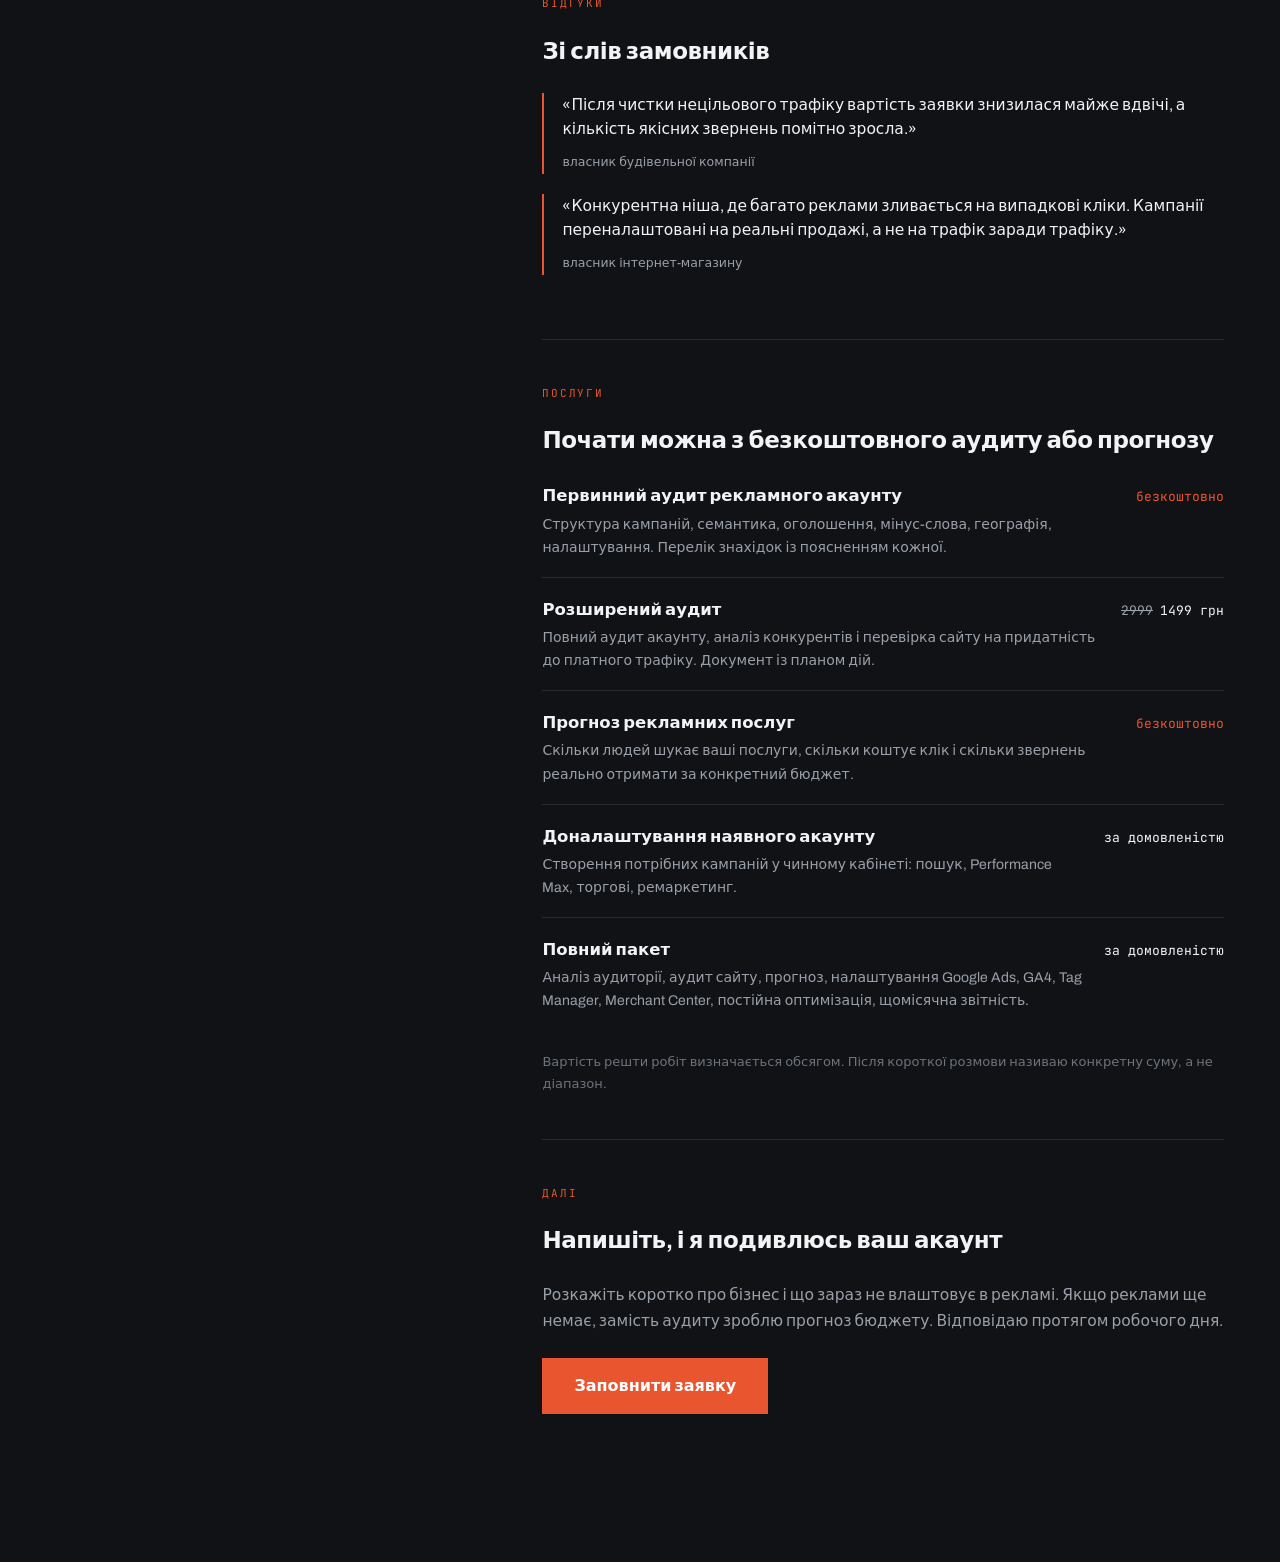
<file: v3.html>
<!DOCTYPE html>
<html lang="uk">
<head>
<meta charset="UTF-8">
<meta name="viewport" content="width=device-width, initial-scale=1.0">
<title>Тимофій Сепітий — спеціаліст з Google Ads</title>
<meta name="robots" content="noindex">
<meta name="theme-color" content="#101215">
<link rel="preconnect" href="https://fonts.googleapis.com">
<link rel="preconnect" href="https://fonts.gstatic.com" crossorigin>
<link href="https://fonts.googleapis.com/css2?family=Archivo:wght@400;500;600;700;800&family=JetBrains+Mono:wght@400;500&display=swap" rel="stylesheet">
<style>
:root{
  --dark:#101215; --dark-2:#181B20; --dark-line:#262A31;
  --light:#F4F2ED; --light-2:#E7E4DC; --light-line:#D6D2C8;
  --ink-d:#12140F; --ink-d2:#5A5D55;
  --ink-l:#F2F3F5; --ink-l2:#9AA0A9;
  --hot:#E8552F;
}
*{box-sizing:border-box}
html{-webkit-text-size-adjust:100%}
body{margin:0;font:400 16px/1.65 'Archivo',system-ui,sans-serif;background:var(--dark)}
.mono{font-family:'JetBrains Mono',monospace;font-size:11px;letter-spacing:.16em;
  text-transform:uppercase}
a{text-decoration:none;color:inherit}
:focus-visible{outline:2px solid var(--hot);outline-offset:3px}

/* ═══ РОЗДІЛЕНИЙ ЕКРАН ═══ */
.split{display:grid;grid-template-columns:minmax(340px,38%) 1fr;min-height:100vh}

/* ── ліва половина: не рухається ── */
.side{position:sticky;top:0;height:100vh;background:var(--light);color:var(--ink-d);
  padding:52px 44px;display:flex;flex-direction:column;justify-content:space-between;
  border-right:1px solid var(--light-line)}
.side .mono{color:var(--ink-d2)}
.side h1{font-size:clamp(30px,3.1vw,42px);font-weight:800;line-height:1.06;
  letter-spacing:-.035em;margin:18px 0 14px}
.role{font-size:17px;font-weight:600;color:var(--ink-d);margin:0 0 20px;
  padding-bottom:20px;border-bottom:1px solid var(--light-line)}
.pitch{font-size:15.5px;line-height:1.6;color:var(--ink-d2);margin:0}
.side-num{display:flex;gap:30px;margin:26px 0 0;flex-wrap:wrap}
.side-num b{display:block;font-size:26px;font-weight:800;letter-spacing:-.03em;
  color:var(--ink-d);line-height:1}
.side-num span{display:block;font-size:12.5px;color:var(--ink-d2);margin-top:4px}
.cta{display:block;background:var(--hot);color:#fff;text-align:center;
  padding:17px;font-size:16px;font-weight:700;margin-bottom:14px;
  transition:background .18s}
.cta:hover{background:#CF421F}
.side-contact{display:flex;flex-direction:column;gap:5px;font-size:14.5px;color:var(--ink-d2)}
.side-contact a:hover{color:var(--hot)}

/* ── права половина: прокручується ── */
.main{background:var(--dark);color:var(--ink-l2);padding:52px 56px 90px}
.block{padding:44px 0;border-top:1px solid var(--dark-line)}
.block:first-child{border-top:0;padding-top:0}
.block>.mono{color:var(--hot);display:block;margin-bottom:20px}
h2{font-size:23px;font-weight:700;color:var(--ink-l);letter-spacing:-.02em;margin:0 0 22px}

.rows{display:grid;gap:1px;background:var(--dark-line);border:1px solid var(--dark-line)}
.row{background:var(--dark);padding:17px 20px;display:grid;
  grid-template-columns:auto 1fr;gap:16px;align-items:baseline}
.row i{font-style:normal;font-family:'JetBrains Mono',monospace;font-size:11px;
  color:var(--hot)}
.row b{color:var(--ink-l);font-weight:600;font-size:15.5px;display:block;margin-bottom:2px}
.row span{font-size:14.5px;color:var(--ink-l2)}

.case{padding:22px 0;border-top:1px solid var(--dark-line)}
.case:first-of-type{border-top:0;padding-top:0}
.case h3{margin:0 0 4px;font-size:17px;font-weight:700;color:var(--ink-l)}
.case>p{margin:0 0 14px;font-size:14.5px;color:var(--ink-l2)}
.figs{display:flex;gap:34px;flex-wrap:wrap}
.figs div b{display:block;font-size:25px;font-weight:800;color:var(--hot);
  letter-spacing:-.03em;line-height:1;font-variant-numeric:tabular-nums}
.figs div b.q{color:var(--ink-l)}
.figs div span{display:block;font-size:12.5px;color:var(--ink-l2);margin-top:5px}

.srv{display:grid;grid-template-columns:1fr auto;gap:22px;align-items:baseline;
  padding:18px 0;border-top:1px solid var(--dark-line)}
.srv:first-of-type{border-top:0;padding-top:0}
.srv h3{margin:0 0 3px;font-size:16.5px;font-weight:600;color:var(--ink-l)}
.srv p{margin:0;font-size:14px;color:var(--ink-l2)}
.srv em{font-style:normal;font-family:'JetBrains Mono',monospace;font-size:13px;
  color:var(--ink-l);white-space:nowrap}
.srv em s{color:var(--ink-l2);margin-right:7px}
.srv em.free{color:var(--hot)}

.note{font-size:13px;color:#6D737C;margin:22px 0 0}
blockquote{margin:0 0 20px;padding-left:18px;border-left:2px solid var(--hot)}
blockquote p{margin:0 0 7px;font-size:15.5px;color:var(--ink-l);line-height:1.55}
blockquote cite{font-style:normal;font-size:12.5px;color:var(--ink-l2)}

@media (max-width:940px){
  .split{grid-template-columns:1fr}
  .side{position:static;height:auto;padding:40px 26px;
    border-right:0;border-bottom:1px solid var(--light-line)}
  .main{padding:40px 26px 70px}
  .cta{margin-top:26px}
}
</style>
</head>
<body>

<div class="split">

  <aside class="side">
    <div>
      <span class="mono">Google Ads · Київ</span>
      <h1>Тимофій<br>Сепітий</h1>
      <p class="role">Спеціаліст з контекстної реклами</p>
      <p class="pitch">Веду Google Ads для сервісного бізнесу та інтернет-магазинів.
        Акаунт перевіряється щодня власними скриптами, а не раз на місяць перед звітом.</p>
      <div class="side-num">
        <div><b>+70%</b><span>заявок за місяць</span></div>
        <div><b>−55%</b><span>ціна кліка</span></div>
        <div><b>227%</b><span>ROAS</span></div>
      </div>
    </div>
    <div>
      <a class="cta" href="/#form">Звʼязатись зі мною</a>
      <div class="side-contact">
        <a href="mailto:tymofii@sepityi.com">tymofii@sepityi.com</a>
        <a href="tel:+380962765144">+380 96 276 5144</a>
        <a href="https://t.me/t1seP" target="_blank" rel="noopener">Telegram @t1seP</a>
      </div>
    </div>
  </aside>

  <main class="main">

    <section class="block">
      <span class="mono">Як я працюю</span>
      <h2>Рутину виконують скрипти, рішення лишаються за людиною</h2>
      <div class="rows">
        <div class="row"><i>01</i><span><b>Щоденний моніторинг</b>Акаунт перевіряється кожного дня, а не раз на місяць перед звітом.</span></div>
        <div class="row"><i>02</i><span><b>Масове A/B тестування</b>Оголошення тестуються пачками й безперервно, а не по одному раз на квартал.</span></div>
        <div class="row"><i>03</i><span><b>Чистка нецільового трафіку</b>Запити, за якими показується реклама, читаються і відсіюються регулярно.</span></div>
        <div class="row"><i>04</i><span><b>Розрахунки на даних Google</b>Прогноз береться з Keyword Planner, а не з середніх по ринку.</span></div>
        <div class="row"><i>05</i><span><b>Звіт зрозумілою мовою</b>Що зроблено, що змінилось і що далі. Без графіків, які нічого не пояснюють.</span></div>
        <div class="row"><i>06</i><span><b>Акаунт лишається вашим</b>Кампанії будуються у вашому кабінеті. Доступи й дані у вас.</span></div>
      </div>
    </section>

    <section class="block">
      <span class="mono">Результати</span>
      <h2>Зміни за перший місяць роботи в акаунті</h2>

      <article class="case">
        <h3>Покрівельні роботи, Північна Америка</h3>
        <p>Структуру перебудовано під сезонність попиту, вичищено нецільовий трафік,
           кампанії переведено на цільову ціну конверсії.</p>
        <div class="figs">
          <div><b>+70%</b><span>заявок</span></div>
          <div><b>−42%</b><span>ціна заявки</span></div>
          <div><b>+37%</b><span>CTR</span></div>
          <div><b class="q">0%</b><span>зміна бюджету</span></div>
        </div>
      </article>

      <article class="case">
        <h3>B2B, програмне забезпечення, Україна</h3>
        <p>Перероблено семантичне ядро, розширено мінус-слова, бюджети перерозподілено
           за конверсійністю.</p>
        <div class="figs">
          <div><b>+157%</b><span>кліків</span></div>
          <div><b>−55%</b><span>ціна кліка</span></div>
          <div><b>+28%</b><span>CTR</span></div>
          <div><b class="q">+15%</b><span>зміна бюджету</span></div>
        </div>
      </article>

      <article class="case">
        <h3>Інтернет-магазин, парфумерія, Україна</h3>
        <p>Зупинено неконверсійні кампанії, бюджет перекинуто на робочі, оновлено
           обʼєкти й відео в Performance Max.</p>
        <div class="figs">
          <div><b>227%</b><span>ROAS</span></div>
          <div><b>−10%</b><span>ціна конверсії</span></div>
          <div><b class="q">104</b><span>замовлення</span></div>
          <div><b class="q">+23%</b><span>конверсій</span></div>
        </div>
      </article>

      <p class="note">Назви компаній і рекламні бюджети не розкриваються за умовами співпраці.
         Цифри з місячних звітів Google Ads і Google Analytics 4.</p>
    </section>

    <section class="block">
      <span class="mono">Відгуки</span>
      <h2>Зі слів замовників</h2>
      <blockquote>
        <p>«Після чистки нецільового трафіку вартість заявки знизилася майже вдвічі,
           а кількість якісних звернень помітно зросла.»</p>
        <cite>власник будівельної компанії</cite>
      </blockquote>
      <blockquote>
        <p>«Конкурентна ніша, де багато реклами зливається на випадкові кліки. Кампанії
           переналаштовані на реальні продажі, а не на трафік заради трафіку.»</p>
        <cite>власник інтернет-магазину</cite>
      </blockquote>
    </section>

    <section class="block">
      <span class="mono">Послуги</span>
      <h2>Почати можна з безкоштовного аудиту або прогнозу</h2>

      <div class="srv">
        <div><h3>Первинний аудит рекламного акаунту</h3>
          <p>Структура кампаній, семантика, оголошення, мінус-слова, географія, налаштування.
             Перелік знахідок із поясненням кожної.</p></div>
        <em class="free">безкоштовно</em>
      </div>
      <div class="srv">
        <div><h3>Розширений аудит</h3>
          <p>Повний аудит акаунту, аналіз конкурентів і перевірка сайту на придатність
             до платного трафіку. Документ із планом дій.</p></div>
        <em><s>2999</s>1499 грн</em>
      </div>
      <div class="srv">
        <div><h3>Прогноз рекламних послуг</h3>
          <p>Скільки людей шукає ваші послуги, скільки коштує клік і скільки звернень
             реально отримати за конкретний бюджет.</p></div>
        <em class="free">безкоштовно</em>
      </div>
      <div class="srv">
        <div><h3>Доналаштування наявного акаунту</h3>
          <p>Створення потрібних кампаній у чинному кабінеті: пошук, Performance Max,
             торгові, ремаркетинг.</p></div>
        <em>за домовленістю</em>
      </div>
      <div class="srv">
        <div><h3>Повний пакет</h3>
          <p>Аналіз аудиторії, аудит сайту, прогноз, налаштування Google Ads, GA4,
             Tag Manager, Merchant Center, постійна оптимізація, щомісячна звітність.</p></div>
        <em>за домовленістю</em>
      </div>

      <p class="note">Вартість решти робіт визначається обсягом. Після короткої розмови
         називаю конкретну суму, а не діапазон.</p>
    </section>

    <section class="block">
      <span class="mono">Далі</span>
      <h2>Напишіть, і я подивлюсь ваш акаунт</h2>
      <p style="margin:0 0 24px;font-size:15.5px">Розкажіть коротко про бізнес і що зараз
        не влаштовує в рекламі. Якщо реклами ще немає, замість аудиту зроблю прогноз бюджету.
        Відповідаю протягом робочого дня.</p>
      <a class="cta" style="display:inline-block;padding:15px 32px" href="/#form">Заповнити заявку</a>
    </section>

  </main>
</div>

</body>
</html>
</file>
<file: doc.css>
/* Спільні стилі для документних сторінок: ads-toolkit, privacy, terms.
   Ті самі токени, що й на головній, щоб сторінки виглядали одним сайтом. */
:root{
  --bg:#0A0C10;
  --card:#161A21;
  --card-2:#1D222B;
  --line:#2A303B;
  --line-2:#222831;
  --ink:#FFFFFF;
  --ink-2:#C4CBD8;
  --ink-3:#8B94A5;
  --mint:#3DDC97;
  --r:16px;
  --r-sm:10px;
  --maxw:820px;
}
*{box-sizing:border-box}
html{-webkit-text-size-adjust:100%}
body{
  margin:0;background:var(--bg);color:var(--ink-2);
  font-family:'Manrope',system-ui,-apple-system,'Segoe UI',sans-serif;
  font-size:16px;line-height:1.7;-webkit-font-smoothing:antialiased;
}
.wrap{max-width:var(--maxw);margin:0 auto;padding:0 22px}
a{color:var(--mint);text-decoration:underline;text-underline-offset:2px}
a:hover{color:var(--ink)}
:focus-visible{outline:2px solid var(--mint);outline-offset:3px;border-radius:4px}
strong{color:var(--ink);font-weight:700}

.head{border-bottom:1px solid var(--line-2);background:var(--bg)}
.head .wrap{display:flex;align-items:center;justify-content:space-between;
  gap:16px;flex-wrap:wrap;padding-top:15px;padding-bottom:15px}
.brand{font-size:15px;font-weight:700;color:var(--ink);text-decoration:none}
.brand i{display:inline-block;width:7px;height:7px;border-radius:50%;
  background:var(--mint);margin-right:8px;vertical-align:middle}
.nav{display:flex;gap:18px;flex-wrap:wrap;font-size:14.5px;font-weight:500}
.nav a{color:var(--ink-3);text-decoration:none}
.nav a:hover,.nav a[aria-current]{color:var(--ink)}

main{padding:46px 0 20px}
h1{font-size:clamp(28px,5vw,40px);line-height:1.15;color:var(--ink);margin:0 0 10px;font-weight:800}
h2{font-size:21px;line-height:1.3;color:var(--ink);margin:38px 0 10px;font-weight:700}
h3{font-size:17px;color:var(--ink);margin:22px 0 6px;font-weight:700}
p{margin:0 0 14px}
ul,ol{margin:0 0 14px;padding-left:22px}
li{margin-bottom:6px}
.meta{font-size:14px;color:var(--ink-3);margin-bottom:26px}
.box{background:var(--card);border:1px solid var(--line);border-radius:var(--r);
  padding:22px 24px;margin:20px 0}
.box p:last-child,.box ul:last-child{margin-bottom:0}
.ua{border-left:3px solid var(--mint)}

table{width:100%;border-collapse:collapse;font-size:14.5px;margin:6px 0 16px}
th,td{text-align:left;padding:9px 10px;border-bottom:1px solid var(--line-2);vertical-align:top}
th{color:var(--ink);font-weight:700;background:var(--card-2)}
.tbl{overflow-x:auto;-webkit-overflow-scrolling:touch}
code{font-family:ui-monospace,Consolas,monospace;font-size:13.5px;background:var(--card-2);
  padding:1px 6px;border-radius:6px;color:var(--ink)}

footer{border-top:1px solid var(--line-2);margin-top:60px;padding:26px 0 40px;font-size:14px;color:var(--ink-3)}
footer .wrap{display:flex;justify-content:space-between;gap:16px;flex-wrap:wrap}
footer a{color:var(--ink-3)}
footer nav{display:flex;gap:16px;flex-wrap:wrap}

@media (max-width:700px){
  body{font-size:15.5px}
  .box{padding:18px}
  th,td{padding:8px 7px}
}
</file>
